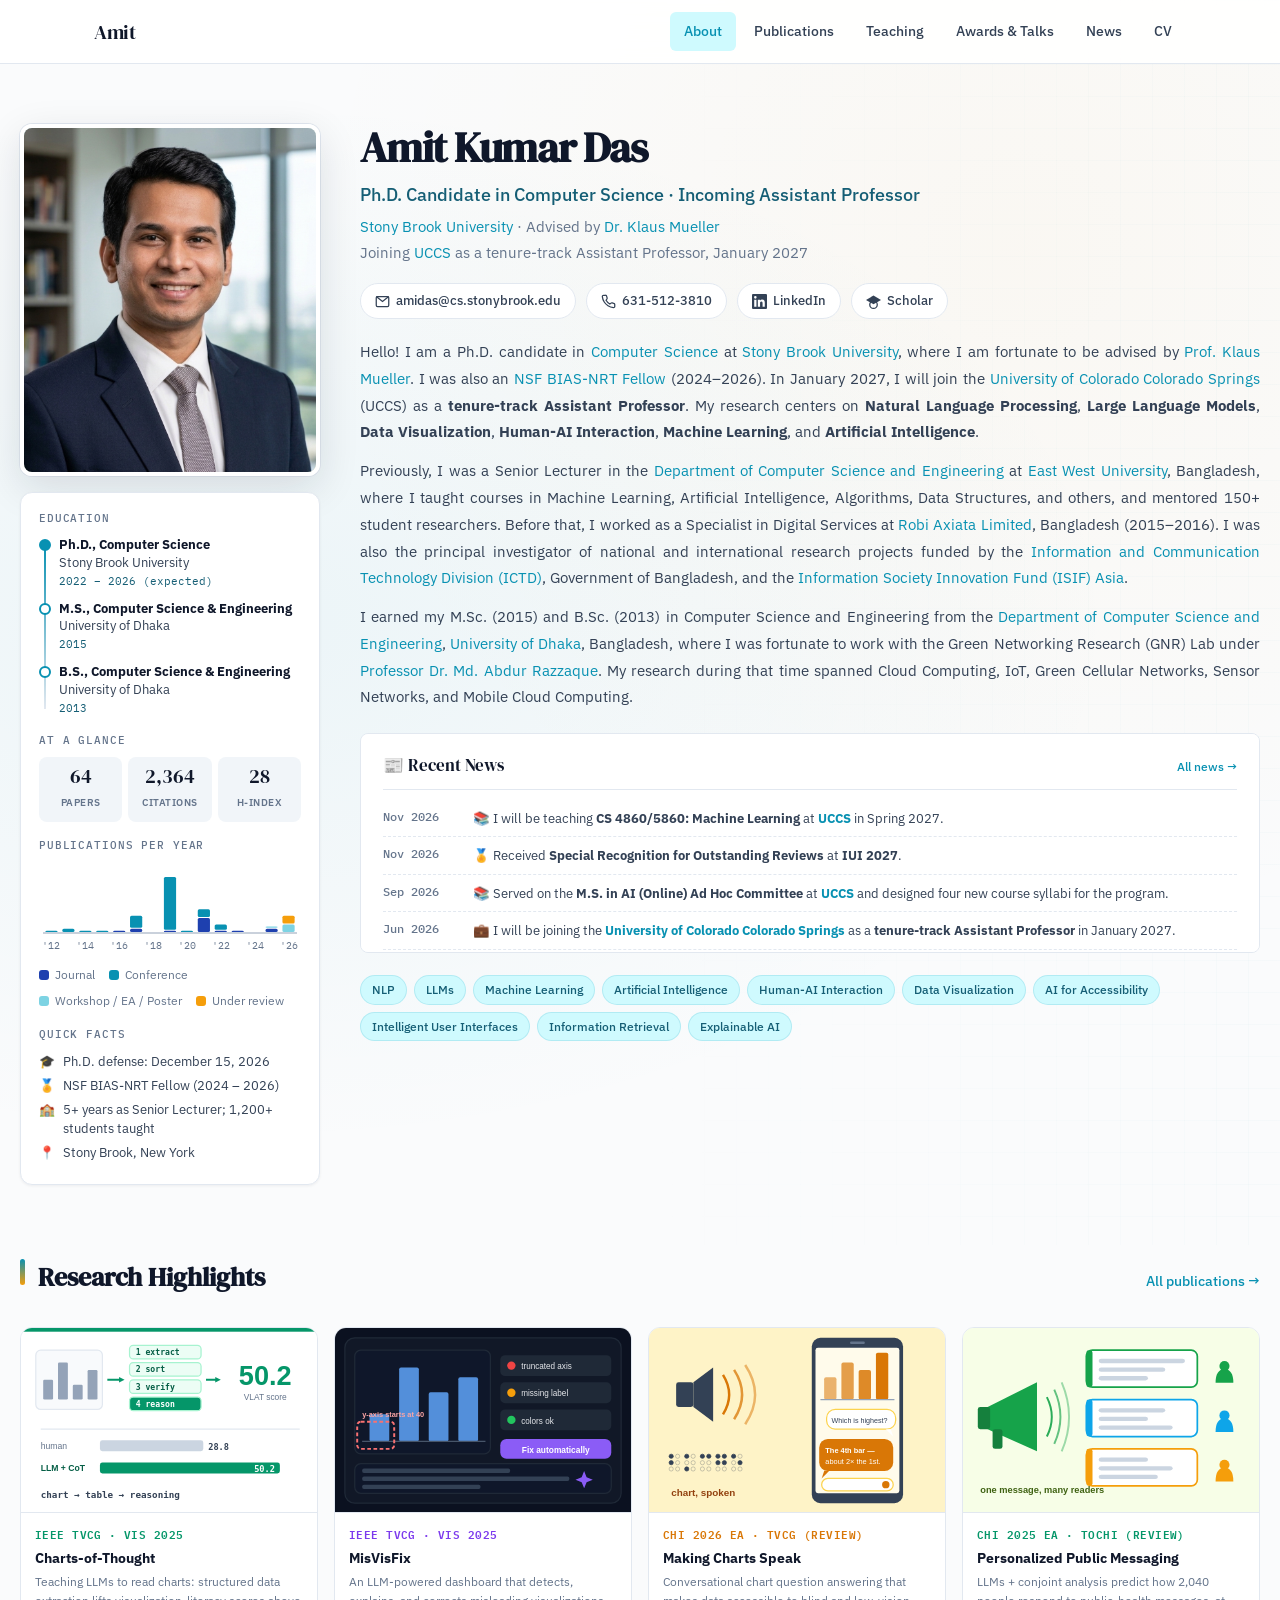
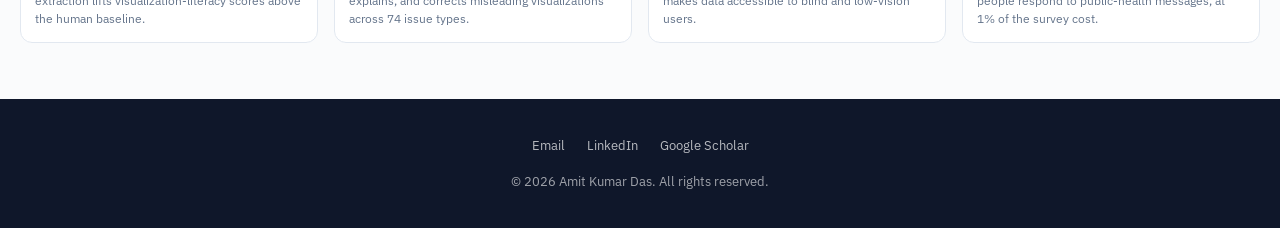
<file: index.html>
<!DOCTYPE html><html lang="en"><head><meta charset="UTF-8"><meta name="viewport" content="width=device-width,initial-scale=1.0"><link rel="stylesheet" href="css/style.css?v=3"><title>Amit Kumar Das — Visualization & Human-Centered AI Researcher</title>
<style>
.home-news-box{background:var(--surface);border:1px solid var(--border);border-radius:var(--radius);padding:18px 22px;margin:22px 0;max-height:220px;overflow-y:auto}
.home-news-box::-webkit-scrollbar{width:6px}
.home-news-box::-webkit-scrollbar-thumb{background:var(--border);border-radius:3px}
.home-news-title{font-family:var(--font-display);font-size:1.05rem;color:var(--dark);margin-bottom:10px;padding-bottom:8px;border-bottom:1px solid var(--border);display:flex;justify-content:space-between;align-items:baseline}
.home-news-title a{font-family:var(--font-body);font-size:.78rem;font-weight:500}
.home-news-item{display:grid;grid-template-columns:80px 1fr;gap:10px;padding:8px 0;font-size:.83rem;line-height:1.55;border-bottom:1px dashed var(--border)}
.home-news-item:last-child{border-bottom:none}
.home-news-item .date{font-family:var(--font-mono);font-size:.72rem;color:var(--text-light);font-weight:500}
.home-news-item span:last-child{text-align:justify}
.hero-tagline,.hero-affil{text-align:justify}
.hl-nlp{color:#0891B2;font-weight:600}
.hl-vis{color:#7C3AED;font-weight:600}
.hl-hci{color:#D97706;font-weight:600}
.hl-llm{color:#059669;font-weight:600}
.hl-ml{color:#DC2626;font-weight:600}
</style>
</head><body>
<nav class="nav"><div class="nav-inner"><a href="index.html" class="nav-brand">Amit</a><ul class="nav-links"><li><a href="index.html">About</a></li><li><a href="publications.html">Publications</a></li><li><a href="teaching.html">Teaching</a></li><li><a href="awards.html">Awards & Talks</a></li><li><a href="news.html">News</a></li><li><a href="cv.html">CV</a></li></ul><button class="nav-toggle" aria-label="Menu"><svg viewBox="0 0 24 24" fill="none" stroke-width="2" stroke-linecap="round"><line x1="3" y1="6" x2="21" y2="6"/><line x1="3" y1="12" x2="21" y2="12"/><line x1="3" y1="18" x2="21" y2="18"/></svg></button></div></nav>

<header class="hero">
<div class="hero-inner">
<aside class="hero-photo fade-in">
<div class="photo-frame"><img src="img/profile.png" alt="Amit Kumar Das"></div>
<div class="profile-card">
<h3>Education</h3>
<ul class="edu-list">
<li class="current"><strong>Ph.D., Computer Science</strong>Stony Brook University<br><span class="yr">2022 – 2026 (expected)</span></li>
<li><strong>M.S., Computer Science &amp; Engineering</strong>University of Dhaka<br><span class="yr">2015</span></li>
<li><strong>B.S., Computer Science &amp; Engineering</strong>University of Dhaka<br><span class="yr">2013</span></li>
</ul>
<h3>At a glance</h3>
<div class="kpi-mini">
<div><b>64</b><span>Papers</span></div>
<div><b>2,364</b><span>Citations</span></div>
<div><b>28</b><span>h-index</span></div>
</div>
<h3>Publications per year</h3>
<div id="home-pub-chart" class="viz-chart" aria-label="Bar chart of publications per year, 2012 to 2026"></div>
<div id="home-pub-legend"></div>
<h3>Quick facts</h3>
<ul class="profile-facts">
<li><span>🎓</span><span>Ph.D. defense: December 15, 2026</span></li>
<li><span>🏅</span><span>NSF BIAS-NRT Fellow (2024 – 2026)</span></li>
<li><span>🏫</span><span>5+ years as Senior Lecturer; 1,200+ students taught</span></li>
<li><span>📍</span><span>Stony Brook, New York</span></li>
</ul>
</div>
</aside>
<div class="hero-content">
<h1 class="fade-in">Amit Kumar Das</h1>
<p class="hero-tagline fade-in d1">Ph.D. Candidate in Computer Science · Incoming Assistant Professor</p>
<p class="hero-affil fade-in d2"><a href="https://www.cs.stonybrook.edu/" target="_blank">Stony Brook University</a> · Advised by <a href="https://www3.cs.stonybrook.edu/~mueller/" target="_blank">Dr. Klaus Mueller</a><br>Joining <a href="https://www.uccs.edu/" target="_blank">UCCS</a> as a tenure-track Assistant Professor, January 2027</p>
<div class="hero-contact fade-in d2">
<a href="mailto:amidas@cs.stonybrook.edu"><svg viewBox="0 0 24 24" fill="none" stroke="currentColor" stroke-width="2"><rect x="2" y="4" width="20" height="16" rx="2"/><path d="M22 4l-10 8L2 4"/></svg>amidas@cs.stonybrook.edu</a>
<a href="tel:631-512-3810"><svg viewBox="0 0 24 24" fill="none" stroke="currentColor" stroke-width="2"><path d="M22 16.92v3a2 2 0 01-2.18 2 19.79 19.79 0 01-8.63-3.07 19.5 19.5 0 01-6-6A19.79 19.79 0 012.12 4.18 2 2 0 014.11 2h3a2 2 0 012 1.72c.13.81.36 1.6.67 2.36a2 2 0 01-.45 2.11L8.09 9.91a16 16 0 006 6l1.72-1.24a2 2 0 012.11-.45c.76.31 1.55.54 2.36.67A2 2 0 0122 16.92z"/></svg>631-512-3810</a>
<a href="https://www.linkedin.com/in/amit-kumar-das-191ba51b/" target="_blank"><svg viewBox="0 0 24 24" fill="currentColor"><path d="M20.45 20.45h-3.55v-5.57c0-1.33-.02-3.04-1.85-3.04-1.85 0-2.14 1.45-2.14 2.94v5.67H9.36V9h3.41v1.56h.05a3.74 3.74 0 013.37-1.85c3.6 0 4.27 2.37 4.27 5.46v6.28zM5.34 7.43a2.06 2.06 0 110-4.12 2.06 2.06 0 010 4.12zM7.12 20.45H3.56V9h3.56v11.45zM22.22 0H1.77A1.75 1.75 0 000 1.73v20.54A1.75 1.75 0 001.77 24h20.45A1.76 1.76 0 0024 22.27V1.73A1.76 1.76 0 0022.22 0z"/></svg>LinkedIn</a>
<a href="https://scholar.google.com/citations?user=yXXXbR4AAAAJ&hl=en" target="_blank"><svg viewBox="0 0 24 24" fill="currentColor"><path d="M12 24a7 7 0 110-14 7 7 0 010 14zm0-2a5 5 0 100-10 5 5 0 000 10z"/><path d="M0 9.5l12-7 12 7-12 7z"/></svg>Scholar</a>
</div>

<!-- BIO -->
<div class="hero-bio fade-in d3">
<p>Hello! I am a Ph.D. candidate in <a href="https://www.cs.stonybrook.edu/" target="_blank">Computer Science</a> at <a href="https://www.stonybrook.edu/" target="_blank">Stony Brook University</a>, where I am fortunate to be advised by <a href="https://www3.cs.stonybrook.edu/~mueller/" target="_blank">Prof. Klaus Mueller</a>. I was also an <a href="https://www.stonybrook.edu/commcms/bias-nrt/" target="_blank">NSF BIAS-NRT Fellow</a> (2024–2026). In January 2027, I will join the <a href="https://www.uccs.edu/" target="_blank">University of Colorado Colorado Springs</a> (UCCS) as a <strong>tenure-track Assistant Professor</strong>. My research centers on <strong>Natural Language Processing</strong>, <strong>Large Language Models</strong>, <strong>Data Visualization</strong>, <strong>Human-AI Interaction</strong>, <strong>Machine Learning</strong>, and <strong>Artificial Intelligence</strong>.</p>
<p>Previously, I was a Senior Lecturer in the <a href="https://www.ewubd.edu/" target="_blank">Department of Computer Science and Engineering</a> at <a href="https://www.ewubd.edu/" target="_blank">East West University</a>, Bangladesh, where I taught courses in Machine Learning, Artificial Intelligence, Algorithms, Data Structures, and others, and mentored 150+ student researchers. Before that, I worked as a Specialist in Digital Services at <a href="https://www.robi.com.bd/en" target="_blank">Robi Axiata Limited</a>, Bangladesh (2015–2016). I was also the principal investigator of national and international research projects funded by the <a href="https://ictd.gov.bd/" target="_blank">Information and Communication Technology Division (ICTD)</a>, Government of Bangladesh, and the <a href="https://apnic.foundation/projects/isif-asia/" target="_blank">Information Society Innovation Fund (ISIF) Asia</a>.</p>
<p>I earned my M.Sc. (2015) and B.Sc. (2013) in Computer Science and Engineering from the <a href="https://www.du.ac.bd/body/CSE" target="_blank">Department of Computer Science and Engineering</a>, <a href="https://www.du.ac.bd/" target="_blank">University of Dhaka</a>, Bangladesh, where I was fortunate to work with the Green Networking Research (GNR) Lab under <a href="https://www.du.ac.bd/faculty/faculty_details/CSE/1768#" target="_blank">Professor Dr. Md. Abdur Razzaque</a>. My research during that time spanned Cloud Computing, IoT, Green Cellular Networks, Sensor Networks, and Mobile Cloud Computing.</p>
</div>

<!-- RECENT NEWS -->
<div class="home-news-box fade-in d3">
<div class="home-news-title"><span>📰 Recent News</span><a href="news.html">All news →</a></div>
<div class="home-news-item"><span class="date">Nov 2026</span><span>📚 I will be teaching <strong>CS 4860/5860: Machine Learning</strong> at <a href="https://www.uccs.edu/" target="_blank"><strong>UCCS</strong></a> in Spring 2027.</span></div>
<div class="home-news-item"><span class="date">Nov 2026</span><span>🏅 Received <strong>Special Recognition for Outstanding Reviews</strong> at <strong>IUI 2027</strong>.</span></div>
<div class="home-news-item"><span class="date">Sep 2026</span><span>📚 Served on the <strong>M.S. in AI (Online) Ad Hoc Committee</strong> at <a href="https://www.uccs.edu/" target="_blank"><strong>UCCS</strong></a> and designed four new course syllabi for the program.</span></div>
<div class="home-news-item"><span class="date">Jun 2026</span><span>💼 I will be joining the <a href="https://www.uccs.edu/" target="_blank"><strong>University of Colorado Colorado Springs</strong></a> as a <strong>tenure-track Assistant Professor</strong> in January 2027.</span></div>
<div class="home-news-item"><span class="date">May 2026</span><span>🎓 Passed the <strong>Ph.D. Preliminary Examination</strong>, CS Department, Stony Brook University.</span></div>
<div class="home-news-item"><span class="date">Apr 2026</span><span>📄 Paper <strong style="color:#10B981;">ACCEPTED</strong> at <a href="https://www.eurova.org/eurova-2026" target="_blank" style="color:#7C3AED;"><strong>EuroVA 2026</strong></a> (EuroVis Workshop on Visual Analytics): "Interpreting Latent Variables in Causal DAGs: A Study of Non-Expert Understanding."</span></div>
<div class="home-news-item"><span class="date">Apr 2026</span><span>📄 Paper <strong style="color:#10B981;">ACCEPTED</strong> as a poster at <a href="https://eurovis.org.uk/" target="_blank" style="color:#7C3AED;"><strong>EuroVis 2026</strong></a>: "What Catches the Eye? A Conjoint Study of Infographic Design Preferences."</span></div>
<div class="home-news-item"><span class="date">Apr 2026</span><span>🎤 Attending the <a href="https://metroconnections.swoogo.com/innocencenetwork-conference-2026/welcome" target="_blank"><strong>Innocence Network Conference 2026</strong></a>, Chicago, Illinois — AI, Innocence Intake, and scaling justice with AI.</span></div>
<div class="home-news-item"><span class="date">Feb 2026</span><span>📄 Two papers <strong style="color:#10B981;">ACCEPTED</strong> at <a href="https://chi2026.acm.org/" target="_blank" style="color:#7C3AED;"><strong>CHI 2026 Extended Abstracts</strong></a>: "Making Charts Speak" and "Every Persona Has Its Palette."</span></div>
<div class="home-news-item"><span class="date">Jan 2026</span><span>🏅 Received <strong>Special Recognition for Outstanding Reviews</strong> at <strong>CHI 2026</strong>.</span></div>
<div class="home-news-item"><span class="date">Dec 2025</span><span>🏅 Received <strong>Special Recognition for Outstanding Reviews</strong> at <strong>IUI 2026</strong>.</span></div>
<div class="home-news-item"><span class="date">Dec 2025</span><span>🎤 Delivered a guest lecture on <strong>MisVisFix</strong> at <a href="https://www.oldwestbury.edu/" target="_blank"><strong>SUNY Old Westbury</strong></a>.</span></div>
<div class="home-news-item"><span class="date">Nov 2025</span><span>🎤 Presented <a href="https://ieeexplore.ieee.org/document/11269882" target="_blank"><strong>"Charts-of-Thought"</strong></a> at <strong>IEEE VIS 2025</strong>, Vienna, Austria.</span></div>
<div class="home-news-item"><span class="date">Nov 2025</span><span>🎤 Presented <a href="https://ieeexplore.ieee.org/document/11269882" target="_blank"><strong>"MisVisFix"</strong></a> at <strong>IEEE VIS 2025</strong>, Vienna, Austria.</span></div>
<div class="home-news-item"><span class="date">Jul 2025</span><span>🏆 Two papers <strong style="color:#10B981;">ACCEPTED</strong> at <a href="https://ieeevis.org/year/2025/welcome" target="_blank" style="color:#7C3AED;"><strong>IEEE VIS 2025</strong></a> (23% acceptance rate): <a href="https://arxiv.org/abs/2508.04842" target="_blank">Charts-of-Thought</a> and <a href="https://arxiv.org/abs/2508.04679" target="_blank">MisVisFix</a>.</span></div>
<div class="home-news-item"><span class="date">Apr 2025</span><span>🎤 Presented <a href="https://dl.acm.org/doi/10.1145/3706599.3720018" target="_blank"><strong>"Leveraging LLMs for Personalized Public Messaging"</strong></a> at <strong>CHI 2025</strong>, Yokohama, Japan.</span></div>
<div class="home-news-item"><span class="date">Feb 2025</span><span>📄 Paper <strong style="color:#10B981;">ACCEPTED</strong> at <a href="https://doi.org/10.1145/3706599.3720018" target="_blank" style="color:#7C3AED;"><strong>CHI 2025 Extended Abstracts</strong></a>: "Leveraging LLMs for Personalized Public Messaging."</span></div>
<div class="home-news-item"><span class="date">Aug 2024</span><span>🎓 Awarded the <strong>NSF BIAS-NRT Research Traineeship Fellowship</strong>.</span></div>
<div class="home-news-item"><span class="date">Jul 2024</span><span>🎉 Passed RPE — officially a <strong>Ph.D. Candidate</strong>, CS Department, Stony Brook University.</span></div>
</div>

<div class="research-tags fade-in d4">
<span class="tag">NLP</span><span class="tag">LLMs</span><span class="tag">Machine Learning</span><span class="tag">Artificial Intelligence</span><span class="tag">Human-AI Interaction</span><span class="tag">Data Visualization</span><span class="tag">AI for Accessibility</span><span class="tag">Intelligent User Interfaces</span><span class="tag">Information Retrieval</span><span class="tag">Explainable AI</span>
</div>
</div></div></header>

<section class="highlights">
<div class="section-header"><h2 class="section-title">Research Highlights</h2><a href="publications.html" class="section-link">All publications →</a></div>
<div class="hl-grid">
<a class="hl-card fade-in" style="--hc:#059669" href="https://arxiv.org/abs/2508.04842" target="_blank"><img src="img/pubs/charts-of-thought-enhancing-llm-visualization-li.svg" alt="Illustration of Charts-of-Thought: chart to table to reasoning, with VLAT scores" loading="lazy"><div><span class="hl-venue">IEEE TVCG · VIS 2025</span><h4>Charts-of-Thought</h4><p>Teaching LLMs to read charts: structured data extraction lifts visualization-literacy scores above the human baseline.</p></div></a>
<a class="hl-card fade-in d1" style="--hc:#7C3AED" href="https://arxiv.org/abs/2508.04679" target="_blank"><img src="img/pubs/misvisfix-an-interactive-dashboard-for-detecting.svg" alt="Illustration of MisVisFix: a truncated-axis chart flagged and corrected" loading="lazy"><div><span class="hl-venue">IEEE TVCG · VIS 2025</span><h4>MisVisFix</h4><p>An LLM-powered dashboard that detects, explains, and corrects misleading visualizations across 74 issue types.</p></div></a>
<a class="hl-card fade-in d2" style="--hc:#D97706" href="https://dl.acm.org/doi/10.1145/3772363.3799030" target="_blank"><img src="img/pubs/making-charts-speak-llm-based-conversational-cha.svg" alt="Illustration of conversational chart question answering for blind and low-vision users" loading="lazy"><div><span class="hl-venue">CHI 2026 EA · TVCG (review)</span><h4>Making Charts Speak</h4><p>Conversational chart question answering that makes data accessible to blind and low-vision users.</p></div></a>
<a class="hl-card fade-in d3" style="--hc:#059669" href="https://doi.org/10.1145/3706599.3720018" target="_blank"><img src="img/pubs/leveraging-large-language-models-for-personalize.svg" alt="Illustration of a persona-by-message preference matrix" loading="lazy"><div><span class="hl-venue">CHI 2025 EA · TOCHI (review)</span><h4>Personalized Public Messaging</h4><p>LLMs + conjoint analysis predict how 2,040 people respond to public-health messages, at 1% of the survey cost.</p></div></a>
</div>
</section>

<footer class="footer"><div class="footer-inner"><ul class="footer-links"><li><a href="mailto:amidas@cs.stonybrook.edu">Email</a></li><li><a href="https://www.linkedin.com/in/amit-kumar-das-191ba51b/" target="_blank">LinkedIn</a></li><li><a href="https://scholar.google.com/citations?user=yXXXbR4AAAAJ&hl=en" target="_blank">Google Scholar</a></li></ul><p>&copy; 2026 Amit Kumar Das. All rights reserved.</p></div></footer>
<script src="js/main.js"></script>
<script src="js/viz.js"></script>
<script>
// Publications per year (keep in sync with publications.html when adding papers)
const PUBS_BY_YEAR = {
  2012:{conference:1}, 2013:{conference:2}, 2014:{conference:1}, 2015:{conference:1}, 2016:{journal:1},
  2017:{journal:2,conference:6}, 2019:{journal:1,conference:25}, 2020:{conference:1},
  2021:{journal:7,conference:4}, 2022:{journal:1,conference:3}, 2023:{journal:1},
  2025:{journal:2,workshop:1}, 2026:{workshop:4,'under-review':4}
};
const years = []; for (let y = 2012; y <= 2026; y++) years.push(y);
VZ.stackedYears(document.getElementById('home-pub-chart'), {
  years, series: VZ.TYPE, data: PUBS_BY_YEAR, height: 92, compact: true,
  label: 'Publications per year', onClick: y => { location.href = 'publications.html#year=' + y; }
});
VZ.legend(document.getElementById('home-pub-legend'), VZ.TYPE);
</script>
</body></html>
</file>
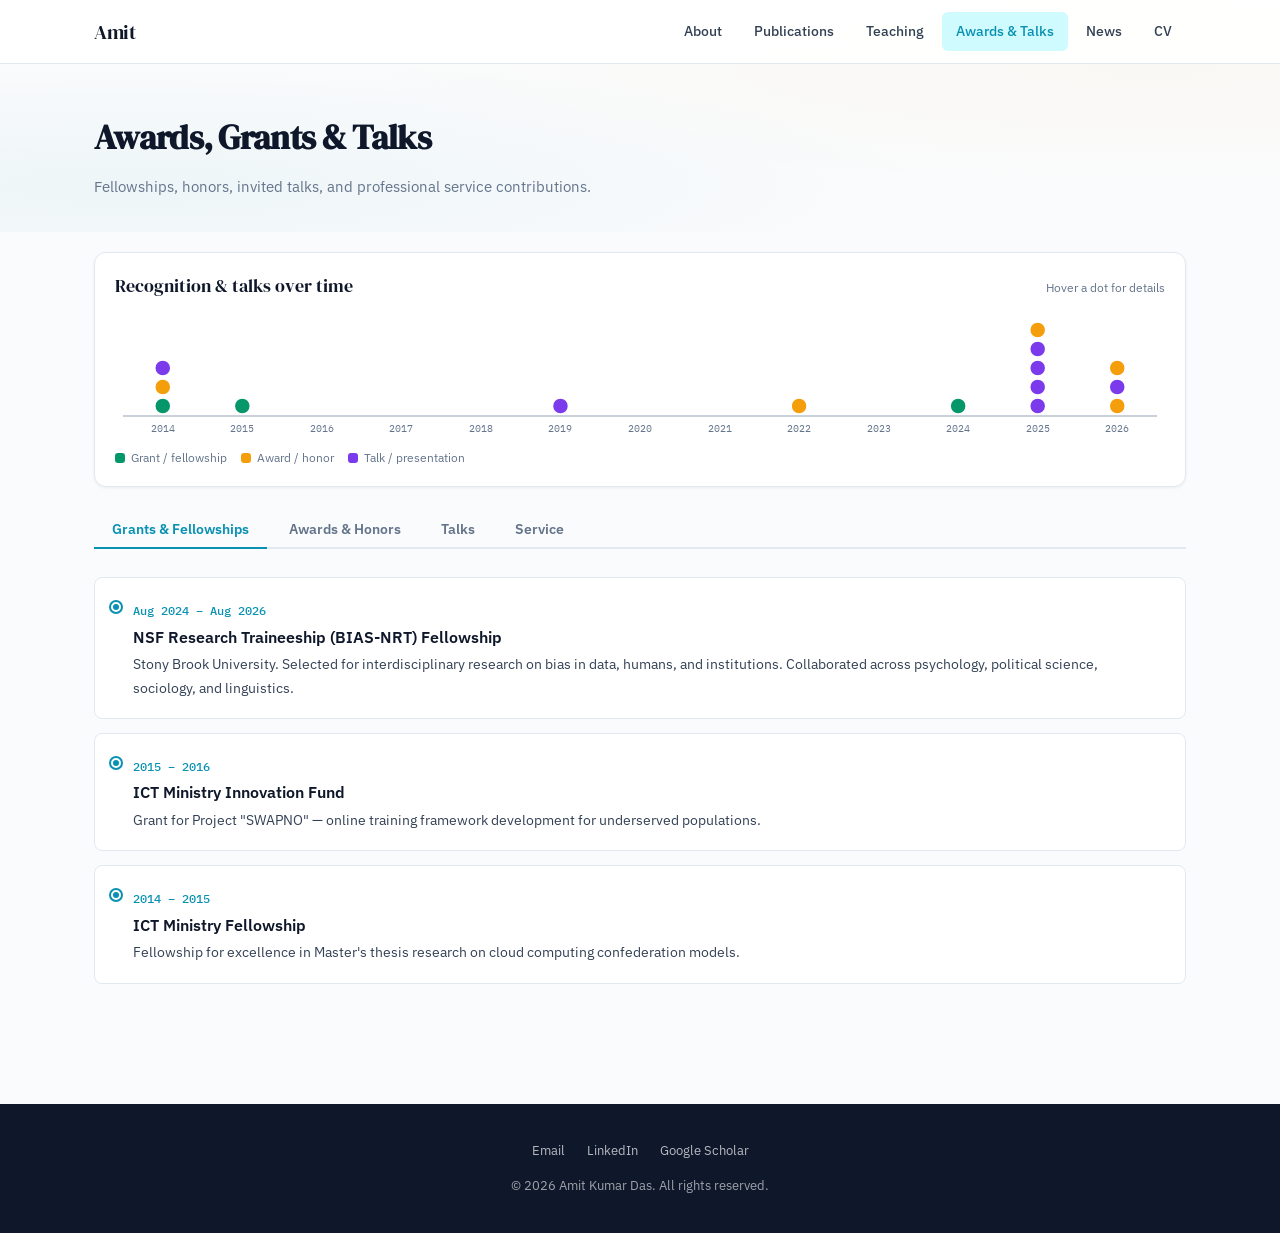
<file: awards.html>
<!DOCTYPE html><html lang="en"><head><meta charset="UTF-8"><meta name="viewport" content="width=device-width,initial-scale=1.0"><link rel="stylesheet" href="css/style.css?v=3"><title>Awards, Grants & Talks — Amit Kumar Das</title></head><body>
<nav class="nav"><div class="nav-inner"><a href="index.html" class="nav-brand">Amit</a><ul class="nav-links"><li><a href="index.html">About</a></li><li><a href="publications.html">Publications</a></li><li><a href="teaching.html">Teaching</a></li><li><a href="awards.html">Awards & Talks</a></li><li><a href="news.html">News</a></li><li><a href="cv.html">CV</a></li></ul><button class="nav-toggle" aria-label="Menu"><svg viewBox="0 0 24 24" fill="none" stroke-width="2" stroke-linecap="round"><line x1="3" y1="6" x2="21" y2="6"/><line x1="3" y1="12" x2="21" y2="12"/><line x1="3" y1="18" x2="21" y2="18"/></svg></button></div></nav>

<header class="page-header"><div class="page-header-inner"><h1 class="fade-in">Awards, Grants & Talks</h1><p class="fade-in d1">Fellowships, honors, invited talks, and professional service contributions.</p></div></header>

<section class="section" style="padding-top:20px;">
<div class="viz-panel fade-in d1">
<div class="viz-panel-head"><h2 class="viz-title">Recognition &amp; talks over time</h2><span class="viz-sub">Hover a dot for details</span></div>
<div id="awards-timeline" class="viz-chart" aria-label="Timeline of grants, awards, and talks by year"></div>
<div id="awards-legend"></div>
</div>
<div class="sub-tabs fade-in">
<button class="sub-tab active" data-tab="tab-grants">Grants & Fellowships</button>
<button class="sub-tab" data-tab="tab-awards">Awards & Honors</button>
<button class="sub-tab" data-tab="tab-talks">Talks</button>
<button class="sub-tab" data-tab="tab-service">Service</button>
</div>

<!-- Grants -->
<div class="tab-content active" id="tab-grants">
<div class="timeline-card fade-in">
<span class="timeline-year">Aug 2024 – Aug 2026</span>
<h4 class="timeline-title">NSF Research Traineeship (BIAS-NRT) Fellowship</h4>
<p class="timeline-desc">Stony Brook University. Selected for interdisciplinary research on bias in data, humans, and institutions. Collaborated across psychology, political science, sociology, and linguistics.</p>
</div>
<div class="timeline-card fade-in d1">
<span class="timeline-year">2015 – 2016</span>
<h4 class="timeline-title">ICT Ministry Innovation Fund</h4>
<p class="timeline-desc">Grant for Project "SWAPNO" — online training framework development for underserved populations.</p>
</div>
<div class="timeline-card fade-in d2">
<span class="timeline-year">2014 – 2015</span>
<h4 class="timeline-title">ICT Ministry Fellowship</h4>
<p class="timeline-desc">Fellowship for excellence in Master's thesis research on cloud computing confederation models.</p>
</div>
</div>

<!-- Awards -->
<div class="tab-content" id="tab-awards">
<div class="timeline-card">
<span class="timeline-year">2026</span>
<h4 class="timeline-title">🏅 Special Recognition for Outstanding Reviews — IUI 2027</h4>
<p class="timeline-desc">Received recognition for outstanding review quality at IUI 2027 (ACM Conference on Intelligent User Interfaces).</p>
</div>
<div class="timeline-card">
<span class="timeline-year">2026</span>
<h4 class="timeline-title">🏅 Special Recognition for Outstanding Reviews — CHI 2026</h4>
<p class="timeline-desc">Received recognition for outstanding review quality at CHI 2026 (ACM Conference on Human Factors in Computing Systems).</p>
</div>
<div class="timeline-card">
<span class="timeline-year">2026</span>
<h4 class="timeline-title">🏅 Special Recognition for Outstanding Reviews — IUI 2026</h4>
<p class="timeline-desc">Received recognition for outstanding review quality at IUI 2026 (ACM Conference on Intelligent User Interfaces).</p>
</div>
<div class="timeline-card">
<span class="timeline-year">2022</span>
<h4 class="timeline-title">🏆 Best Poster Award — Graduate Research Day, Stony Brook University</h4>
<p class="timeline-desc">Best Poster in the Intelligent Systems domain for <a href="https://www3.cs.stonybrook.edu/~grd/GRD-2022/posters-GRD2022/Amit%20Kumar%20Das_Poster_GRD22.pdf" target="_blank">"The Effects of Color and Familiar Visual Context on Chart Comprehension and Memorability"</a> at the <a href="https://www3.cs.stonybrook.edu/~grd/GRD-2022/" target="_blank">CS Department Graduate Research Day 2022</a>.</p>
</div>
<div class="timeline-card">
<span class="timeline-year">2014</span>
<h4 class="timeline-title">🌏 ISIF Asia Award</h4>
<p class="timeline-desc">International award for Project "Shohoj Sonchoy — Easy Savings" — financial technology solutions advancing digital inclusion in Asia-Pacific.</p>
</div>
<div class="timeline-card">
<span class="timeline-year">Stony Brook</span>
<h4 class="timeline-title">🎓 Best TA Award — Stony Brook University</h4>
<p class="timeline-desc">Recognized for excellence in teaching and student support.</p>
</div>
<div class="timeline-card">
<span class="timeline-year">Multiple Years</span>
<h4 class="timeline-title">🏅 Best Teaching Faculty Award — East West University</h4>
<p class="timeline-desc">Awarded multiple times with student evaluations averaging 4.7–5.0 / 5.0.</p>
</div>
</div>

<!-- Talks -->
<div class="tab-content" id="tab-talks">
<div class="timeline-card">
<span class="timeline-year">Apr 2026</span>
<h4 class="timeline-title">Innocence Network Conference 2026 — Chicago, Illinois</h4>
<p class="timeline-desc">Attended the <a href="https://metroconnections.swoogo.com/innocencenetwork-conference-2026/welcome" target="_blank">Innocence Network Conference</a> (April 10–11, 2026), participating in sessions on AI, Innocence Intake, and "Scaling Justice with AI: New Tools, New Capacity, New Possibilities." Funded by <a href="https://www.stonybrook.edu/commcms/bias-nrt/" target="_blank">NSF BIAS-NRT</a>.</p>
</div>

<div class="timeline-card">
<span class="timeline-year">Dec 2025</span>
<h4 class="timeline-title">Guest Lecture — SUNY Old Westbury</h4>
<p class="timeline-desc">Delivered a guest lecture on "MisVisFix: Detecting, Explaining, and Correcting Misleading Visualizations using LLMs" at <a href="https://www.oldwestbury.edu/" target="_blank">SUNY Old Westbury</a>, New York.</p>
</div>

<div class="timeline-card">
<span class="timeline-year">2025</span>
<h4 class="timeline-title">IEEE VIS 2025 — Paper Presentation</h4>
<p class="timeline-desc">Presented "Charts-of-Thought: Enhancing LLM Visualization Literacy Through Structured Data Extraction" at the IEEE Visualization Conference.</p>
</div>

<div class="timeline-card">
<span class="timeline-year">2025</span>
<h4 class="timeline-title">IEEE VIS 2025 — Paper Presentation</h4>
<p class="timeline-desc">Presented "MisVisFix: An Interactive Dashboard for Detecting, Explaining, and Correcting Misleading Visualizations using LLMs" at the IEEE Visualization Conference.</p>
</div>

<div class="timeline-card">
<span class="timeline-year">2025</span>
<h4 class="timeline-title">CHI 2025 — Extended Abstract Presentation</h4>
<p class="timeline-desc">Presented "Leveraging LLMs for Personalized Public Messaging" at CHI 2025 Extended Abstracts.</p>
</div>

<div class="timeline-card">
<span class="timeline-year">2019</span>
<h4 class="timeline-title">ICCCS 2019 — Paper Presentation, Singapore</h4>
<p class="timeline-desc">Presented "Joint Cognition of Both Human and Machine for Predicting Criminal Punishment in Judicial System" at the 4th IEEE International Conference on Computer and Communication Systems, Singapore.</p>
</div>

<div class="timeline-card">
<span class="timeline-year">2014</span>
<h4 class="timeline-title">ICUIMC 2014 — Paper Presentation, Cambodia</h4>
<p class="timeline-desc">Presented "A QoS and Profit-Aware Cloud Confederation Model for IaaS Service Providers" at the 8th International Conference on Ubiquitous Information Management and Communication, Siem Reap, Cambodia.</p>
</div>

</div>

<!-- Service -->
<div class="tab-content" id="tab-service">
<div class="viz-panel" style="max-width:500px;">
<div class="viz-panel-head"><h2 class="viz-title">Peer reviewing</h2><span class="viz-sub">🏅 = outstanding review recognition · hover for details</span></div>
<div id="review-heatmap" class="viz-chart" aria-label="Heatmap of peer reviewing by venue and year"></div>
</div>
<h3 style="font-family:var(--font-display);font-size:1.15rem;color:var(--dark);margin-bottom:16px;">University Service</h3>
<div class="service-grid" style="margin-bottom:28px;">
<div class="service-card" style="grid-column:span 2"><div class="name">M.S. in AI (Online) Ad Hoc Committee</div><div class="years">UCCS · Sep – Nov 2026<br>Designed 4 new course syllabi</div></div>
</div>
<h3 style="font-family:var(--font-display);font-size:1.15rem;color:var(--dark);margin-bottom:16px;">Conference & Journal Reviewing</h3>
<div class="service-grid">
<div class="service-card"><div class="name">CHI</div><div class="years">2025, 2026 🏅, 2027</div></div>
<div class="service-card"><div class="name">IUI</div><div class="years">2025, 2026 🏅, 2027 🏅</div></div>
<div class="service-card"><div class="name">IEEE VIS</div><div class="years">2025, 2026</div></div>
<div class="service-card"><div class="name">IEEE TVCG</div><div class="years">Journal · 2026</div></div>
<div class="service-card"><div class="name">CSCW</div><div class="years">2025, 2026</div></div>
<div class="service-card"><div class="name">IEEE Access</div><div class="years">Journal</div></div>
<div class="service-card"><div class="name">FGCS</div><div class="years">Elsevier</div></div>
<div class="service-card"><div class="name">STI</div><div class="years">Conference</div></div>
</div>
<p style="font-size:.82rem;color:var(--text-light);margin-top:14px;font-style:italic;">🏅 = Received Special Recognition for Outstanding Reviews</p>
<div class="scholar-cta"><span style="font-size:1.1rem;">📝</span>24 verified reviews on <a href="https://www.webofscience.com/wos/author/record/X-9055-2019" target="_blank">Publons / Web of Science</a>.</div>
</div>

</section>
<footer class="footer"><div class="footer-inner"><ul class="footer-links"><li><a href="mailto:amidas@cs.stonybrook.edu">Email</a></li><li><a href="https://www.linkedin.com/in/amit-kumar-das-191ba51b/" target="_blank">LinkedIn</a></li><li><a href="https://scholar.google.com/citations?user=yXXXbR4AAAAJ&hl=en" target="_blank">Google Scholar</a></li></ul><p>&copy; 2026 Amit Kumar Das. All rights reserved.</p></div></footer>
<script src="js/main.js"></script>
<script src="js/viz.js"></script>
<script>
const AW_CATS = {
  grant: { label: 'Grant / fellowship', color: '#059669' },
  award: { label: 'Award / honor', color: '#F59E0B' },
  talk: { label: 'Talk / presentation', color: '#7C3AED' },
};
const AW_EVENTS = [
  [2014, 'grant', 'ICT Ministry Fellowship (2014–2015)'],
  [2014, 'award', 'ISIF Asia Award: "Shohoj Sonchoy — Easy Savings"'],
  [2014, 'talk', 'ICUIMC 2014, Siem Reap, Cambodia'],
  [2015, 'grant', 'ICT Ministry Innovation Fund: Project "SWAPNO" (2015–2016)'],
  [2019, 'talk', 'IEEE ICCCS 2019, Singapore'],
  [2022, 'award', 'Best Poster Award, CS Graduate Research Day, Stony Brook'],
  [2024, 'grant', 'NSF BIAS-NRT Research Traineeship Fellowship'],
  [2025, 'talk', 'CHI 2025, Yokohama: Personalized Public Messaging'],
  [2025, 'talk', 'IEEE VIS 2025, Vienna: Charts-of-Thought'],
  [2025, 'talk', 'IEEE VIS 2025, Vienna: MisVisFix'],
  [2025, 'talk', 'Guest lecture on MisVisFix, SUNY Old Westbury'],
  [2025, 'award', 'Outstanding Review recognition, IUI 2026'],
  [2026, 'award', 'Outstanding Review recognition, CHI 2026'],
  [2026, 'talk', 'Innocence Network Conference 2026, Chicago (NSF BIAS-NRT)'],
  [2026, 'award', 'Outstanding Review recognition, IUI 2027'],
].map(([y, cat, label]) => ({ date: new Date(y, 0, 1), cat, label }));
VZ.dotTimeline(document.getElementById('awards-timeline'), {
  events: AW_EVENTS, cats: AW_CATS, unit: 'year', from: new Date(2014, 0, 1), to: new Date(2026, 0, 1), label: 'Awards and talks timeline'
});
VZ.legend(document.getElementById('awards-legend'), Object.values(AW_CATS));
VZ.heatmap(document.getElementById('review-heatmap'), {
  // Conference columns use the conference year; TVCG uses the calendar year of the reviews.
  rows: ['CHI', 'IUI', 'IEEE VIS', 'IEEE TVCG', 'CSCW'], cols: ['2025', '2026', '2027'], color: '#0891B2',
  cells: {
    'CHI|2025': { v: 1, tip: 'Papers and Case Studies reviewer' },
    'CHI|2026': { v: 2, note: '🏅', tip: 'Papers reviewer · Special Recognition for Outstanding Reviews' },
    'CHI|2027': { v: 1, tip: 'Papers reviewer · 1 paper (Oct 2026)' },
    'IUI|2025': { v: 1, tip: 'Papers reviewer' },
    'IUI|2026': { v: 2, note: '🏅', tip: 'Papers reviewer · Special Recognition for Outstanding Reviews' },
    'IUI|2027': { v: 2, note: '🏅', tip: 'Papers reviewer · 4 papers (Nov 2026) · Special Recognition for Outstanding Reviews' },
    'IEEE VIS|2025': { v: 1, tip: 'Papers reviewer' },
    'IEEE VIS|2026': { v: 1, tip: 'Papers reviewer · 4 papers (Jul 2026)' },
    'IEEE TVCG|2026': { v: 1, tip: 'Journal reviewer · 3 papers (Jan, Jun, Jul 2026)' },
    'CSCW|2025': { v: 1, tip: 'Papers reviewer' },
    'CSCW|2026': { v: 1, tip: 'Papers reviewer' },
  },
  label: 'Reviewing heatmap'
});
</script>
</body></html>
</file>
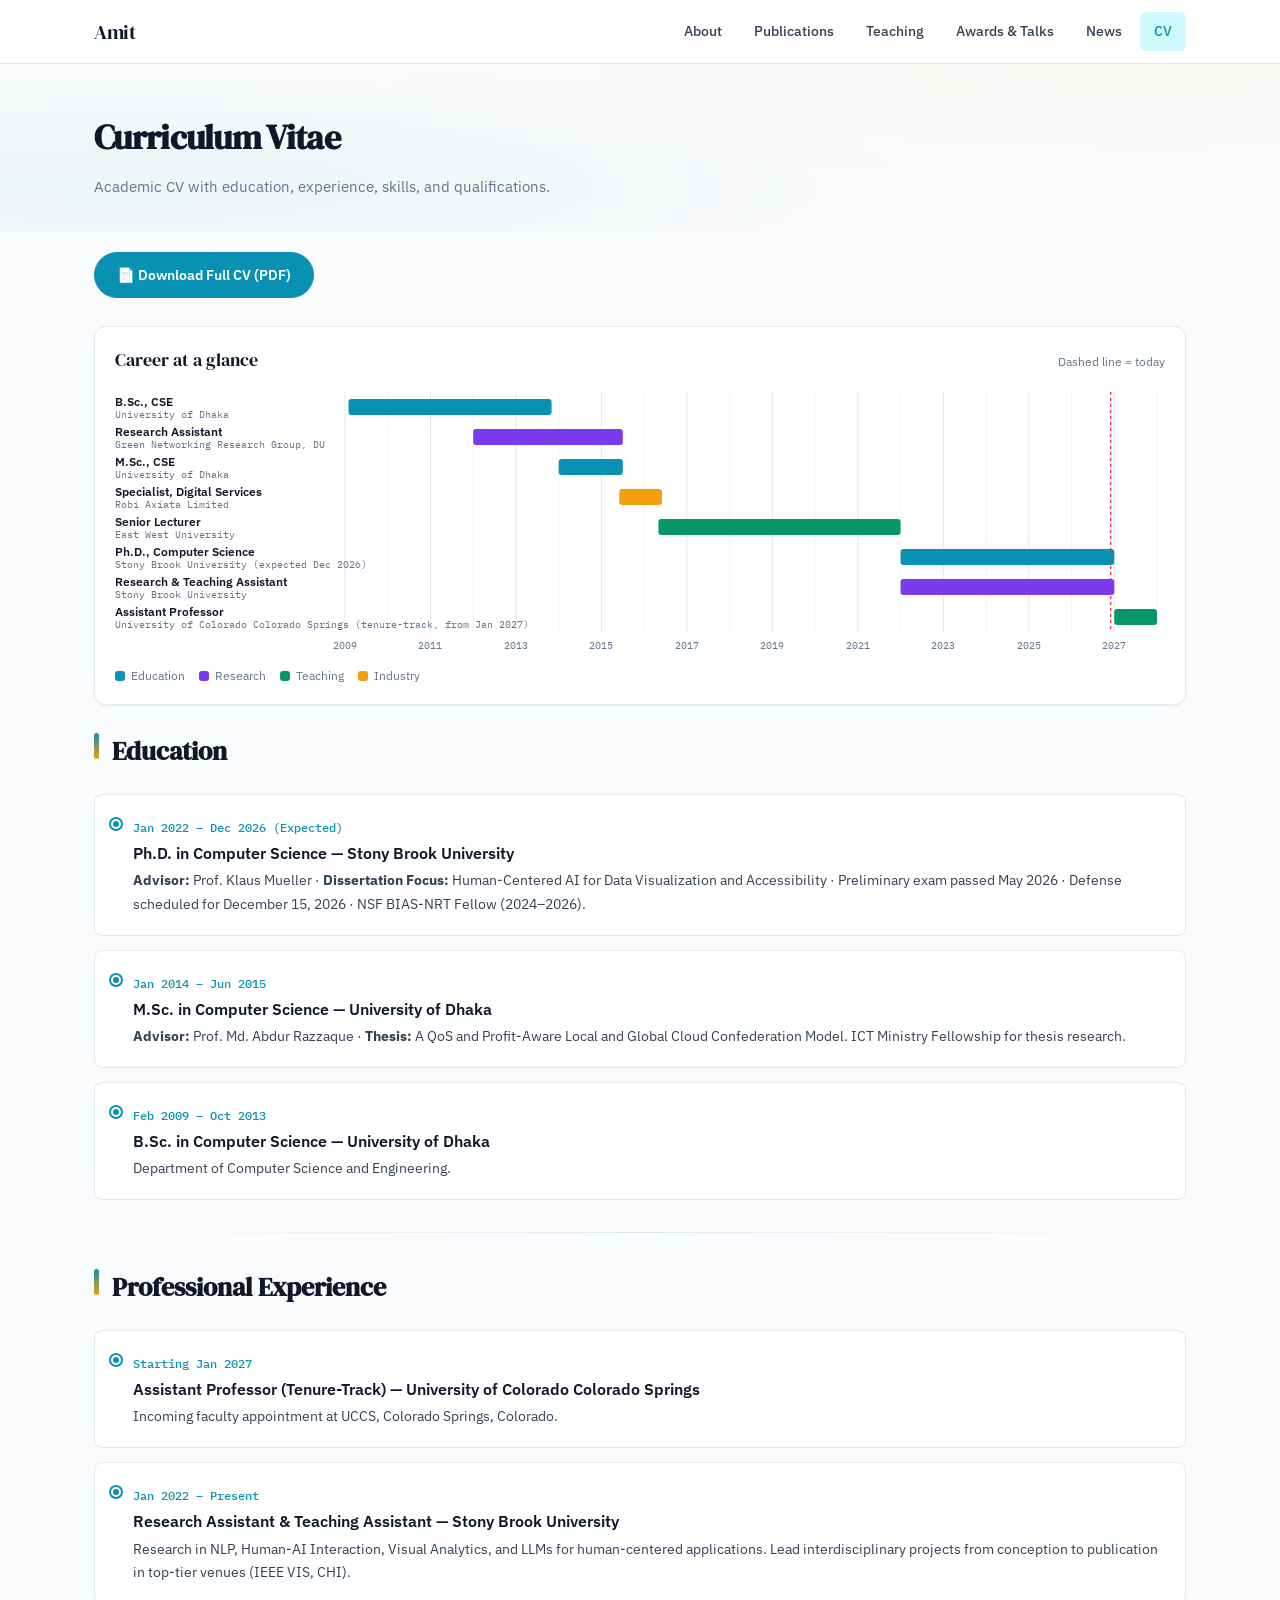
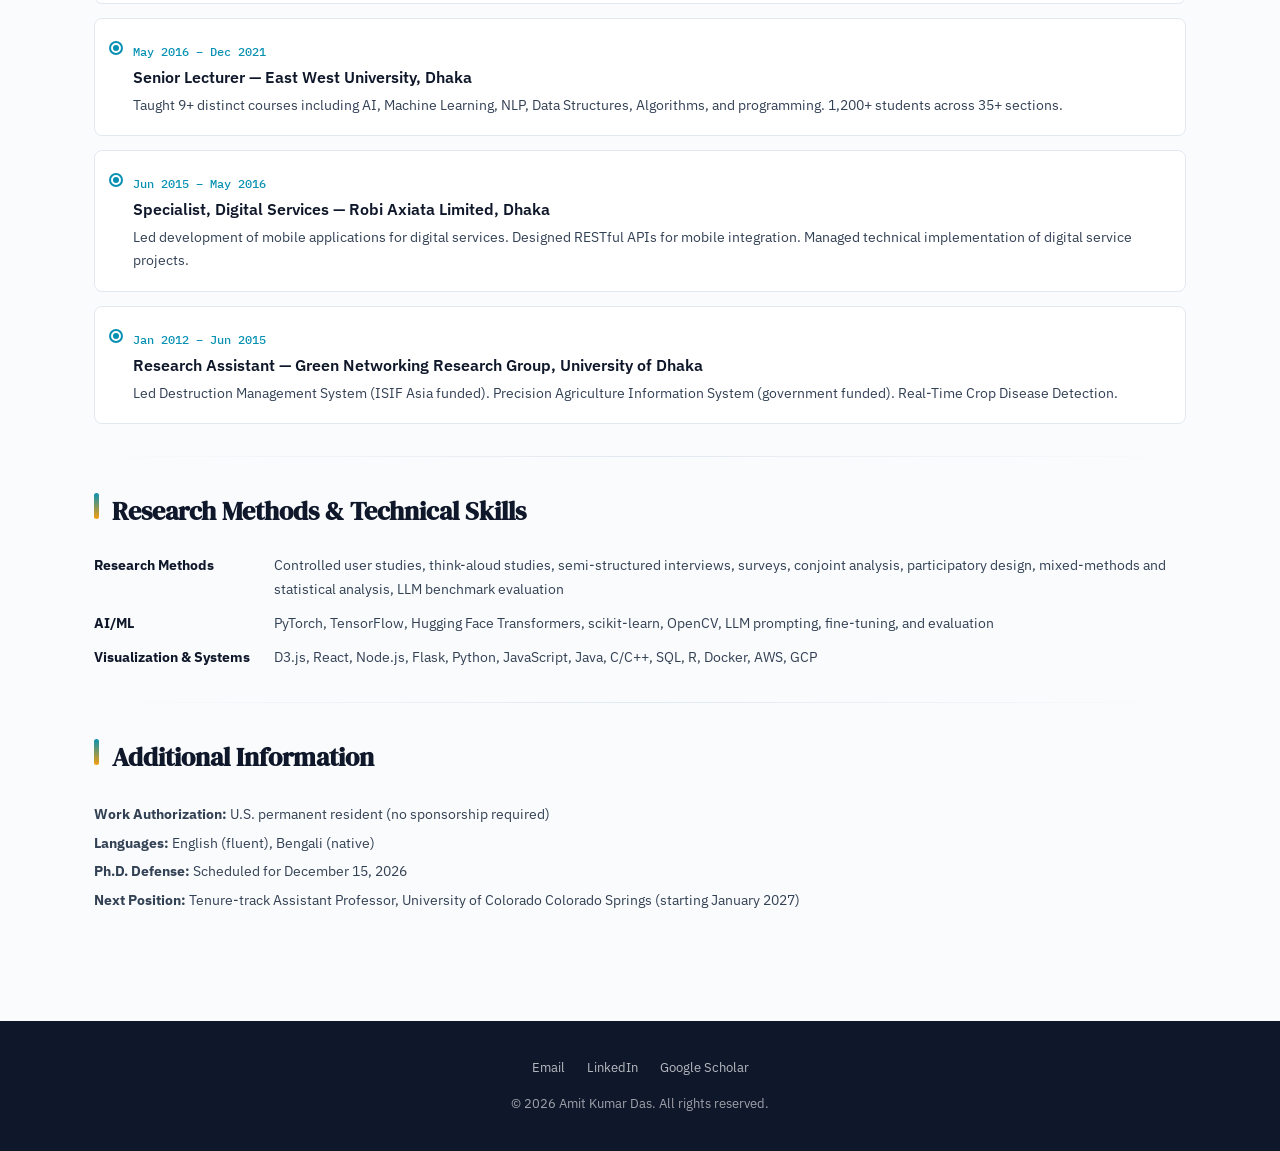
<file: cv.html>
<!DOCTYPE html><html lang="en"><head><meta charset="UTF-8"><meta name="viewport" content="width=device-width,initial-scale=1.0"><link rel="stylesheet" href="css/style.css?v=3"><title>CV — Amit Kumar Das</title></head><body>
<nav class="nav"><div class="nav-inner"><a href="index.html" class="nav-brand">Amit</a><ul class="nav-links"><li><a href="index.html">About</a></li><li><a href="publications.html">Publications</a></li><li><a href="teaching.html">Teaching</a></li><li><a href="awards.html">Awards & Talks</a></li><li><a href="news.html">News</a></li><li><a href="cv.html">CV</a></li></ul><button class="nav-toggle" aria-label="Menu"><svg viewBox="0 0 24 24" fill="none" stroke-width="2" stroke-linecap="round"><line x1="3" y1="6" x2="21" y2="6"/><line x1="3" y1="12" x2="21" y2="12"/><line x1="3" y1="18" x2="21" y2="18"/></svg></button></div></nav>

<header class="page-header"><div class="page-header-inner"><h1 class="fade-in">Curriculum Vitae</h1><p class="fade-in d1">Academic CV with education, experience, skills, and qualifications.</p></div></header>

<section class="section" style="padding-top:20px;">

<div style="margin-bottom:28px;" class="fade-in">
<a href="assets/CV_Amit_Kumar_Das.pdf" target="_blank" class="filter-btn" style="font-size:.9rem;padding:10px 22px;background:var(--accent);color:#fff;border-color:var(--accent);">📄 Download Full CV (PDF)</a>
</div>

<div class="viz-panel fade-in d1">
<div class="viz-panel-head"><h2 class="viz-title">Career at a glance</h2><span class="viz-sub">Dashed line = today</span></div>
<div id="career-gantt" class="viz-chart" aria-label="Gantt chart of education and appointments, 2009 to present"></div>
<div id="career-legend"></div>
</div>

<h2 class="section-title" style="margin-bottom:20px;">Education</h2>

<div class="timeline-card fade-in">
<span class="timeline-year">Jan 2022 – Dec 2026 (Expected)</span>
<h4 class="timeline-title">Ph.D. in Computer Science — Stony Brook University</h4>
<p class="timeline-desc"><strong>Advisor:</strong> Prof. Klaus Mueller · <strong>Dissertation Focus:</strong> Human-Centered AI for Data Visualization and Accessibility · Preliminary exam passed May 2026 · Defense scheduled for December 15, 2026 · NSF BIAS-NRT Fellow (2024–2026).</p>
</div>

<div class="timeline-card fade-in d1">
<span class="timeline-year">Jan 2014 – Jun 2015</span>
<h4 class="timeline-title">M.Sc. in Computer Science — University of Dhaka</h4>
<p class="timeline-desc"><strong>Advisor:</strong> Prof. Md. Abdur Razzaque · <strong>Thesis:</strong> A QoS and Profit-Aware Local and Global Cloud Confederation Model. ICT Ministry Fellowship for thesis research.</p>
</div>

<div class="timeline-card fade-in d2">
<span class="timeline-year">Feb 2009 – Oct 2013</span>
<h4 class="timeline-title">B.Sc. in Computer Science — University of Dhaka</h4>
<p class="timeline-desc">Department of Computer Science and Engineering.</p>
</div>

<hr class="divider" style="margin:32px 0;">

<h2 class="section-title" style="margin-bottom:20px;">Professional Experience</h2>

<div class="timeline-card fade-in">
<span class="timeline-year">Starting Jan 2027</span>
<h4 class="timeline-title">Assistant Professor (Tenure-Track) — University of Colorado Colorado Springs</h4>
<p class="timeline-desc">Incoming faculty appointment at UCCS, Colorado Springs, Colorado.</p>
</div>

<div class="timeline-card fade-in d1">
<span class="timeline-year">Jan 2022 – Present</span>
<h4 class="timeline-title">Research Assistant & Teaching Assistant — Stony Brook University</h4>
<p class="timeline-desc">Research in NLP, Human-AI Interaction, Visual Analytics, and LLMs for human-centered applications. Lead interdisciplinary projects from conception to publication in top-tier venues (IEEE VIS, CHI).</p>
</div>

<div class="timeline-card fade-in d1">
<span class="timeline-year">May 2016 – Dec 2021</span>
<h4 class="timeline-title">Senior Lecturer — East West University, Dhaka</h4>
<p class="timeline-desc">Taught 9+ distinct courses including AI, Machine Learning, NLP, Data Structures, Algorithms, and programming. 1,200+ students across 35+ sections.</p>
</div>

<div class="timeline-card fade-in d2">
<span class="timeline-year">Jun 2015 – May 2016</span>
<h4 class="timeline-title">Specialist, Digital Services — Robi Axiata Limited, Dhaka</h4>
<p class="timeline-desc">Led development of mobile applications for digital services. Designed RESTful APIs for mobile integration. Managed technical implementation of digital service projects.</p>
</div>

<div class="timeline-card fade-in d3">
<span class="timeline-year">Jan 2012 – Jun 2015</span>
<h4 class="timeline-title">Research Assistant — Green Networking Research Group, University of Dhaka</h4>
<p class="timeline-desc">Led Destruction Management System (ISIF Asia funded). Precision Agriculture Information System (government funded). Real-Time Crop Disease Detection.</p>
</div>

<hr class="divider" style="margin:32px 0;">

<h2 class="section-title" style="margin-bottom:20px;">Research Methods & Technical Skills</h2>

<div style="display:grid;grid-template-columns:160px 1fr;gap:10px 20px;font-size:.88rem;" class="fade-in">
<strong style="color:var(--dark);">Research Methods</strong><span>Controlled user studies, think-aloud studies, semi-structured interviews, surveys, conjoint analysis, participatory design, mixed-methods and statistical analysis, LLM benchmark evaluation</span>
<strong style="color:var(--dark);">AI/ML</strong><span>PyTorch, TensorFlow, Hugging Face Transformers, scikit-learn, OpenCV, LLM prompting, fine-tuning, and evaluation</span>
<strong style="color:var(--dark);">Visualization & Systems</strong><span>D3.js, React, Node.js, Flask, Python, JavaScript, Java, C/C++, SQL, R, Docker, AWS, GCP</span>
</div>

<hr class="divider" style="margin:32px 0;">

<h2 class="section-title" style="margin-bottom:20px;">Additional Information</h2>

<div style="font-size:.9rem;line-height:2;" class="fade-in">
<p><strong>Work Authorization:</strong> U.S. permanent resident (no sponsorship required)</p>
<p><strong>Languages:</strong> English (fluent), Bengali (native)</p>
<p><strong>Ph.D. Defense:</strong> Scheduled for December 15, 2026</p>
<p><strong>Next Position:</strong> Tenure-track Assistant Professor, University of Colorado Colorado Springs (starting January 2027)</p>
</div>

</section>
<footer class="footer"><div class="footer-inner"><ul class="footer-links"><li><a href="mailto:amidas@cs.stonybrook.edu">Email</a></li><li><a href="https://www.linkedin.com/in/amit-kumar-das-191ba51b/" target="_blank">LinkedIn</a></li><li><a href="https://scholar.google.com/citations?user=yXXXbR4AAAAJ&hl=en" target="_blank">Google Scholar</a></li></ul><p>&copy; 2026 Amit Kumar Das. All rights reserved.</p></div></footer>
<script src="js/main.js"></script>
<script src="js/viz.js"></script>
<script>
const CAREER_CATS = {
  edu: { label: 'Education', color: '#0891B2' },
  research: { label: 'Research', color: '#7C3AED' },
  teaching: { label: 'Teaching', color: '#059669' },
  industry: { label: 'Industry', color: '#F59E0B' },
};
VZ.gantt(document.getElementById('career-gantt'), {
  cats: CAREER_CATS, from: 2009, to: 2028, label: 'Career timeline',
  rows: [
    { label: 'B.Sc., CSE', sub: 'University of Dhaka', start: '2009-02', end: '2013-10', cat: 'edu' },
    { label: 'Research Assistant', sub: 'Green Networking Research Group, DU', start: '2012-01', end: '2015-06', cat: 'research' },
    { label: 'M.Sc., CSE', sub: 'University of Dhaka', start: '2014-01', end: '2015-06', cat: 'edu' },
    { label: 'Specialist, Digital Services', sub: 'Robi Axiata Limited', start: '2015-06', end: '2016-05', cat: 'industry' },
    { label: 'Senior Lecturer', sub: 'East West University', start: '2016-05', end: '2021-12', cat: 'teaching' },
    { label: 'Ph.D., Computer Science', sub: 'Stony Brook University (expected Dec 2026)', start: '2022-01', end: '2026-12', cat: 'edu' },
    { label: 'Research & Teaching Assistant', sub: 'Stony Brook University', start: '2022-01', end: '2026-12', cat: 'research' },
    { label: 'Assistant Professor', sub: 'University of Colorado Colorado Springs (tenure-track, from Jan 2027)', start: '2027-01', end: '2027-12', cat: 'teaching' },
  ],
});
VZ.legend(document.getElementById('career-legend'), Object.values(CAREER_CATS));
</script>
</body></html>
</file>
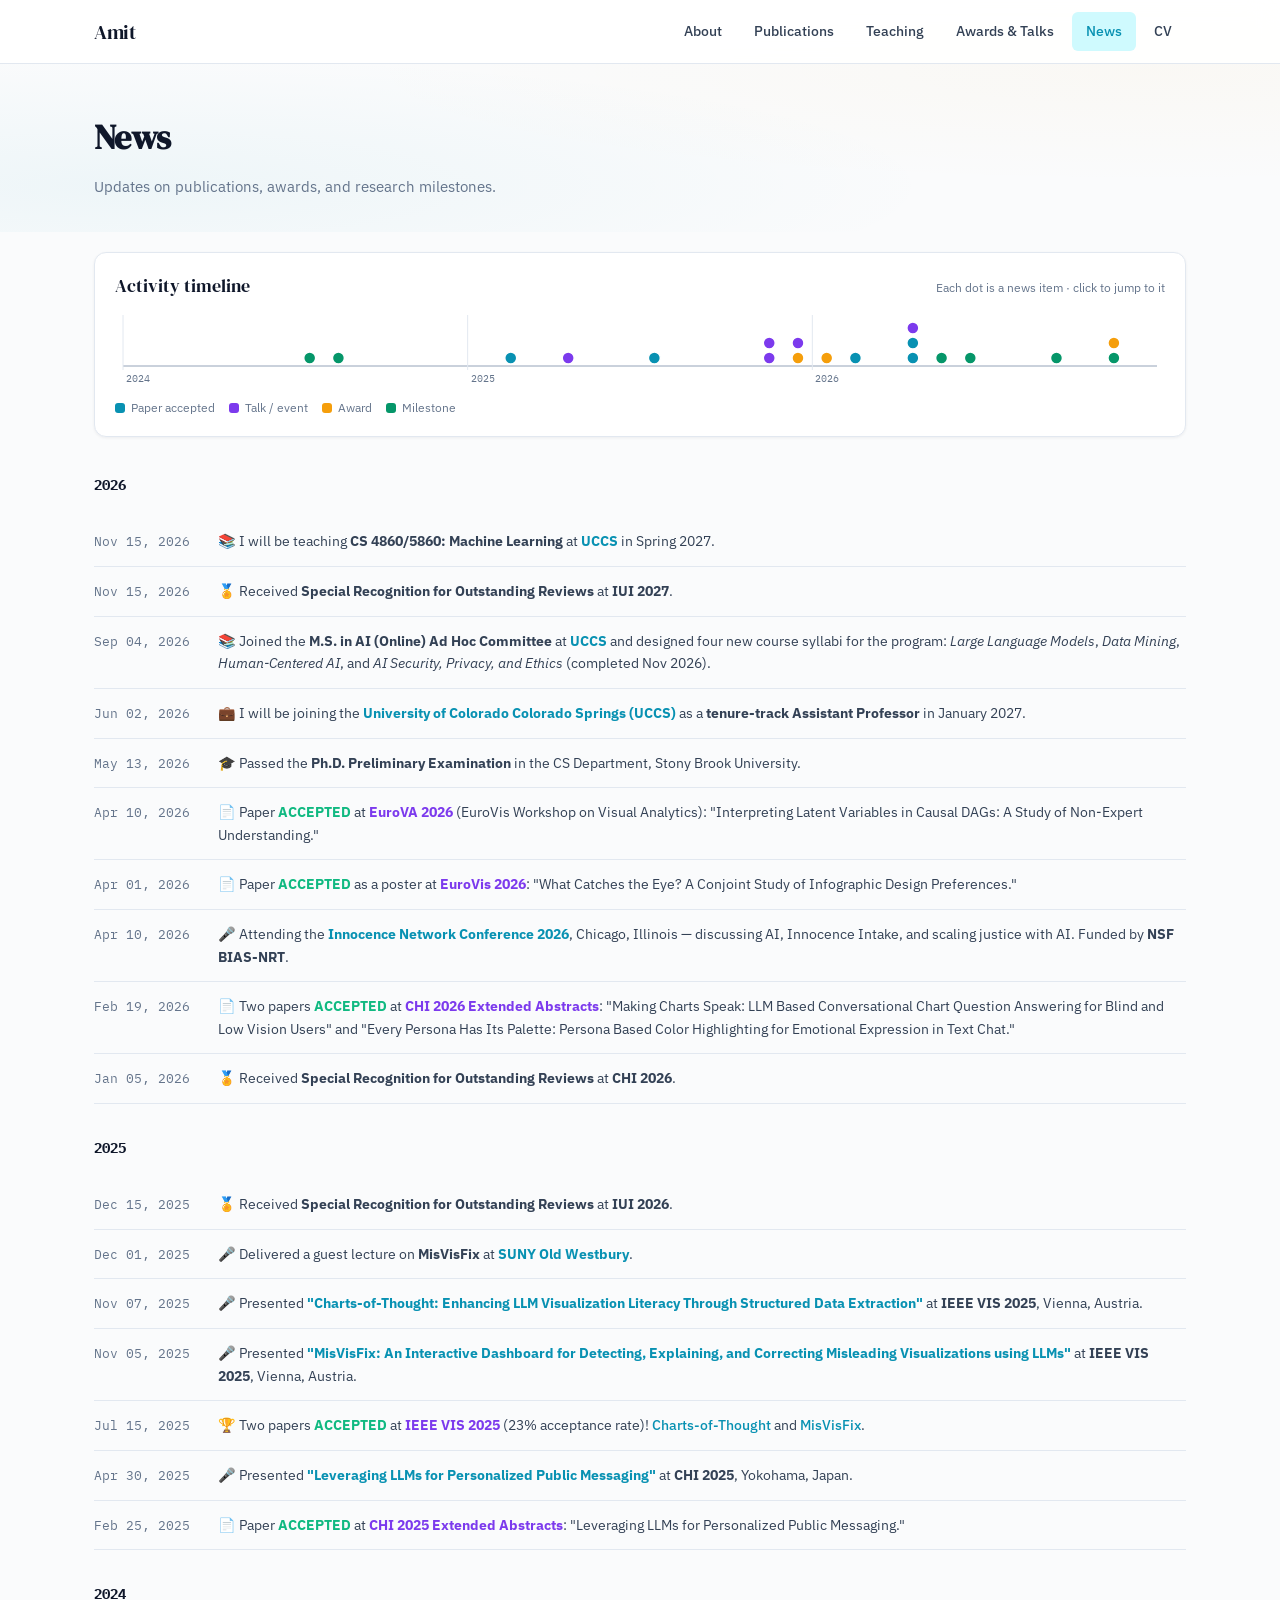
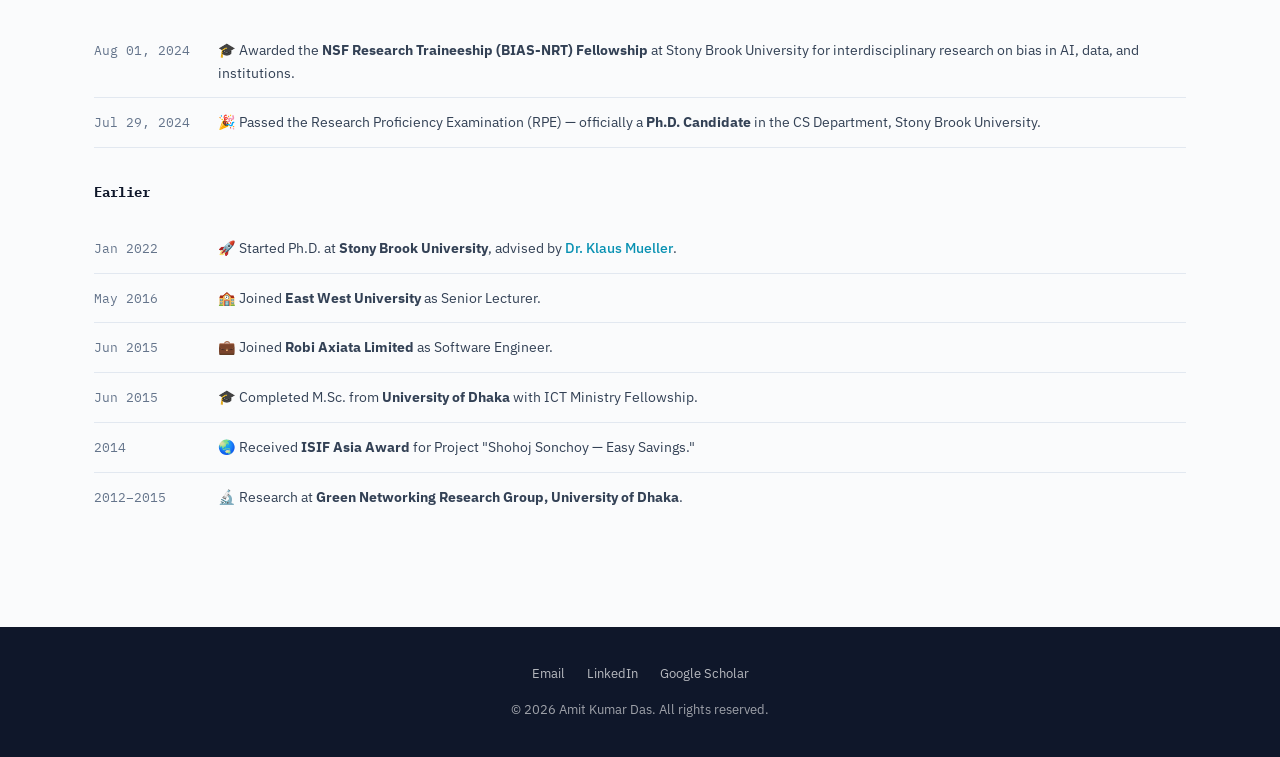
<file: news.html>
<!DOCTYPE html><html lang="en"><head><meta charset="UTF-8"><meta name="viewport" content="width=device-width,initial-scale=1.0"><link rel="stylesheet" href="css/style.css?v=3"><title>News — Amit Kumar Das</title></head><body>
<nav class="nav"><div class="nav-inner"><a href="index.html" class="nav-brand">Amit</a><ul class="nav-links"><li><a href="index.html">About</a></li><li><a href="publications.html">Publications</a></li><li><a href="teaching.html">Teaching</a></li><li><a href="awards.html">Awards & Talks</a></li><li><a href="news.html">News</a></li><li><a href="cv.html">CV</a></li></ul><button class="nav-toggle" aria-label="Menu"><svg viewBox="0 0 24 24" fill="none" stroke-width="2" stroke-linecap="round"><line x1="3" y1="6" x2="21" y2="6"/><line x1="3" y1="12" x2="21" y2="12"/><line x1="3" y1="18" x2="21" y2="18"/></svg></button></div></nav>

<header class="page-header"><div class="page-header-inner"><h1 class="fade-in">News</h1><p class="fade-in d1">Updates on publications, awards, and research milestones.</p></div></header>

<section class="section" style="padding-top:20px;">
<div class="viz-panel fade-in d1">
<div class="viz-panel-head"><h2 class="viz-title">Activity timeline</h2><span class="viz-sub">Each dot is a news item · click to jump to it</span></div>
<div id="news-timeline" class="viz-chart" aria-label="Timeline of news items by month since 2024"></div>
<div id="news-legend"></div>
</div>
<ul class="news-list">

<li class="news-item" style="border-bottom:none;margin-bottom:6px;"><span class="news-date" style="font-weight:700;color:var(--dark);font-size:.88rem;">2026</span><span></span></li>

<li class="news-item fade-in"><span class="news-date">Nov 15, 2026</span><span class="news-text">📚 I will be teaching <strong>CS 4860/5860: Machine Learning</strong> at <a href="https://www.uccs.edu/" target="_blank"><strong>UCCS</strong></a> in Spring 2027.</span></li>

<li class="news-item fade-in"><span class="news-date">Nov 15, 2026</span><span class="news-text">🏅 Received <strong>Special Recognition for Outstanding Reviews</strong> at <strong>IUI 2027</strong>.</span></li>

<li class="news-item fade-in"><span class="news-date">Sep 04, 2026</span><span class="news-text">📚 Joined the <strong>M.S. in AI (Online) Ad Hoc Committee</strong> at <a href="https://www.uccs.edu/" target="_blank"><strong>UCCS</strong></a> and designed four new course syllabi for the program: <em>Large Language Models</em>, <em>Data Mining</em>, <em>Human-Centered AI</em>, and <em>AI Security, Privacy, and Ethics</em> (completed Nov 2026).</span></li>

<li class="news-item fade-in"><span class="news-date">Jun 02, 2026</span><span class="news-text">💼 I will be joining the <a href="https://www.uccs.edu/" target="_blank"><strong>University of Colorado Colorado Springs (UCCS)</strong></a> as a <strong>tenure-track Assistant Professor</strong> in January 2027.</span></li>

<li class="news-item fade-in"><span class="news-date">May 13, 2026</span><span class="news-text">🎓 Passed the <strong>Ph.D. Preliminary Examination</strong> in the CS Department, Stony Brook University.</span></li>

<li class="news-item fade-in"><span class="news-date">Apr 10, 2026</span><span class="news-text">📄 Paper <strong style="color:#10B981;">ACCEPTED</strong> at <a href="https://www.eurova.org/eurova-2026" target="_blank" style="color:#7C3AED;"><strong>EuroVA 2026</strong></a> (EuroVis Workshop on Visual Analytics): "Interpreting Latent Variables in Causal DAGs: A Study of Non-Expert Understanding."</span></li>

<li class="news-item fade-in"><span class="news-date">Apr 01, 2026</span><span class="news-text">📄 Paper <strong style="color:#10B981;">ACCEPTED</strong> as a poster at <a href="https://eurovis.org.uk/" target="_blank" style="color:#7C3AED;"><strong>EuroVis 2026</strong></a>: "What Catches the Eye? A Conjoint Study of Infographic Design Preferences."</span></li>

<li class="news-item fade-in"><span class="news-date">Apr 10, 2026</span><span class="news-text">🎤 Attending the <a href="https://metroconnections.swoogo.com/innocencenetwork-conference-2026/welcome" target="_blank"><strong>Innocence Network Conference 2026</strong></a>, Chicago, Illinois — discussing AI, Innocence Intake, and scaling justice with AI. Funded by <strong>NSF BIAS-NRT</strong>.</span></li>

<li class="news-item fade-in"><span class="news-date">Feb 19, 2026</span><span class="news-text">📄 Two papers <strong style="color:#10B981;">ACCEPTED</strong> at <a href="https://chi2026.acm.org/" target="_blank" style="color:#7C3AED;"><strong>CHI 2026 Extended Abstracts</strong></a>: "Making Charts Speak: LLM Based Conversational Chart Question Answering for Blind and Low Vision Users" and "Every Persona Has Its Palette: Persona Based Color Highlighting for Emotional Expression in Text Chat."</span></li>

<li class="news-item fade-in"><span class="news-date">Jan 05, 2026</span><span class="news-text">🏅 Received <strong>Special Recognition for Outstanding Reviews</strong> at <strong>CHI 2026</strong>.</span></li>

<li class="news-item" style="border-bottom:none;margin-top:20px;margin-bottom:6px;"><span class="news-date" style="font-weight:700;color:var(--dark);font-size:.88rem;">2025</span><span></span></li>

<li class="news-item fade-in"><span class="news-date">Dec 15, 2025</span><span class="news-text">🏅 Received <strong>Special Recognition for Outstanding Reviews</strong> at <strong>IUI 2026</strong>.</span></li>

<li class="news-item fade-in"><span class="news-date">Dec 01, 2025</span><span class="news-text">🎤 Delivered a guest lecture on <strong>MisVisFix</strong> at <a href="https://www.oldwestbury.edu/" target="_blank"><strong>SUNY Old Westbury</strong></a>.</span></li>

<li class="news-item fade-in"><span class="news-date">Nov 07, 2025</span><span class="news-text">🎤 Presented <a href="https://ieeexplore.ieee.org/document/11269882" target="_blank"><strong>"Charts-of-Thought: Enhancing LLM Visualization Literacy Through Structured Data Extraction"</strong></a> at <strong>IEEE VIS 2025</strong>, Vienna, Austria.</span></li>

<li class="news-item fade-in"><span class="news-date">Nov 05, 2025</span><span class="news-text">🎤 Presented <a href="https://ieeexplore.ieee.org/document/11269882" target="_blank"><strong>"MisVisFix: An Interactive Dashboard for Detecting, Explaining, and Correcting Misleading Visualizations using LLMs"</strong></a> at <strong>IEEE VIS 2025</strong>, Vienna, Austria.</span></li>

<li class="news-item fade-in"><span class="news-date">Jul 15, 2025</span><span class="news-text">🏆 Two papers <strong style="color:#10B981;">ACCEPTED</strong> at <a href="https://ieeevis.org/year/2025/welcome" target="_blank" style="color:#7C3AED;"><strong>IEEE VIS 2025</strong></a> (23% acceptance rate)! <a href="https://arxiv.org/abs/2508.04842" target="_blank">Charts-of-Thought</a> and <a href="https://arxiv.org/abs/2508.04679" target="_blank">MisVisFix</a>.</span></li>

<li class="news-item fade-in"><span class="news-date">Apr 30, 2025</span><span class="news-text">🎤 Presented <a href="https://dl.acm.org/doi/10.1145/3706599.3720018" target="_blank"><strong>"Leveraging LLMs for Personalized Public Messaging"</strong></a> at <strong>CHI 2025</strong>, Yokohama, Japan.</span></li>

<li class="news-item fade-in"><span class="news-date">Feb 25, 2025</span><span class="news-text">📄 Paper <strong style="color:#10B981;">ACCEPTED</strong> at <a href="https://doi.org/10.1145/3706599.3720018" target="_blank" style="color:#7C3AED;"><strong>CHI 2025 Extended Abstracts</strong></a>: "Leveraging LLMs for Personalized Public Messaging."</span></li>

<li class="news-item" style="border-bottom:none;margin-top:20px;margin-bottom:6px;"><span class="news-date" style="font-weight:700;color:var(--dark);font-size:.88rem;">2024</span><span></span></li>

<li class="news-item fade-in"><span class="news-date">Aug 01, 2024</span><span class="news-text">🎓 Awarded the <strong>NSF Research Traineeship (BIAS-NRT) Fellowship</strong> at Stony Brook University for interdisciplinary research on bias in AI, data, and institutions.</span></li>

<li class="news-item fade-in"><span class="news-date">Jul 29, 2024</span><span class="news-text">🎉 Passed the Research Proficiency Examination (RPE) — officially a <strong>Ph.D. Candidate</strong> in the CS Department, Stony Brook University.</span></li>

<li class="news-item" style="border-bottom:none;margin-top:20px;margin-bottom:6px;"><span class="news-date" style="font-weight:700;color:var(--dark);font-size:.88rem;">Earlier</span><span></span></li>

<li class="news-item fade-in"><span class="news-date">Jan 2022</span><span class="news-text">🚀 Started Ph.D. at <strong>Stony Brook University</strong>, advised by <a href="https://www3.cs.stonybrook.edu/~mueller/" target="_blank">Dr. Klaus Mueller</a>.</span></li>

<li class="news-item fade-in"><span class="news-date">May 2016</span><span class="news-text">🏫 Joined <strong>East West University</strong> as Senior Lecturer.</span></li>

<li class="news-item fade-in"><span class="news-date">Jun 2015</span><span class="news-text">💼 Joined <strong>Robi Axiata Limited</strong> as Software Engineer.</span></li>

<li class="news-item fade-in"><span class="news-date">Jun 2015</span><span class="news-text">🎓 Completed M.Sc. from <strong>University of Dhaka</strong> with ICT Ministry Fellowship.</span></li>

<li class="news-item fade-in"><span class="news-date">2014</span><span class="news-text">🌏 Received <strong>ISIF Asia Award</strong> for Project "Shohoj Sonchoy — Easy Savings."</span></li>

<li class="news-item fade-in"><span class="news-date">2012–2015</span><span class="news-text">🔬 Research at <strong>Green Networking Research Group, University of Dhaka</strong>.</span></li>

</ul>
</section>
<footer class="footer"><div class="footer-inner"><ul class="footer-links"><li><a href="mailto:amidas@cs.stonybrook.edu">Email</a></li><li><a href="https://www.linkedin.com/in/amit-kumar-das-191ba51b/" target="_blank">LinkedIn</a></li><li><a href="https://scholar.google.com/citations?user=yXXXbR4AAAAJ&hl=en" target="_blank">Google Scholar</a></li></ul><p>&copy; 2026 Amit Kumar Das. All rights reserved.</p></div></footer>
<script src="js/main.js"></script>
<script src="js/viz.js"></script>
<script>
// Built from the news list below: category comes from the item's leading emoji.
(() => {
  const CATS = {
    paper: { label: 'Paper accepted', color: '#0891B2' },
    talk: { label: 'Talk / event', color: '#7C3AED' },
    award: { label: 'Award', color: '#F59E0B' },
    milestone: { label: 'Milestone', color: '#059669' },
  };
  const catOf = s => /^(📄|🏆)/u.test(s) ? 'paper' : /^🎤/u.test(s) ? 'talk' : /^🏅/u.test(s) ? 'award' : 'milestone';
  const events = [];
  document.querySelectorAll('.news-item').forEach(li => {
    const d = li.querySelector('.news-date'), t = li.querySelector('.news-text');
    if (!d || !t) return;
    const date = new Date(d.textContent.trim());
    if (isNaN(date) || !/\d{1,2},/.test(d.textContent)) return;
    const label = t.textContent.replace(/^\S+\s*/u, '').slice(0, 110) + (t.textContent.length > 110 ? '…' : '');
    events.push({ date, cat: catOf(t.textContent.trim()), label, node: li });
  });
  const now = new Date();
  VZ.dotTimeline(document.getElementById('news-timeline'), {
    events, cats: CATS, from: new Date(2024, 0, 1), to: new Date(now.getFullYear(), 11, 1), label: 'News timeline'
  });
  VZ.legend(document.getElementById('news-legend'), Object.values(CATS));
})();
</script>
</body></html>
</file>
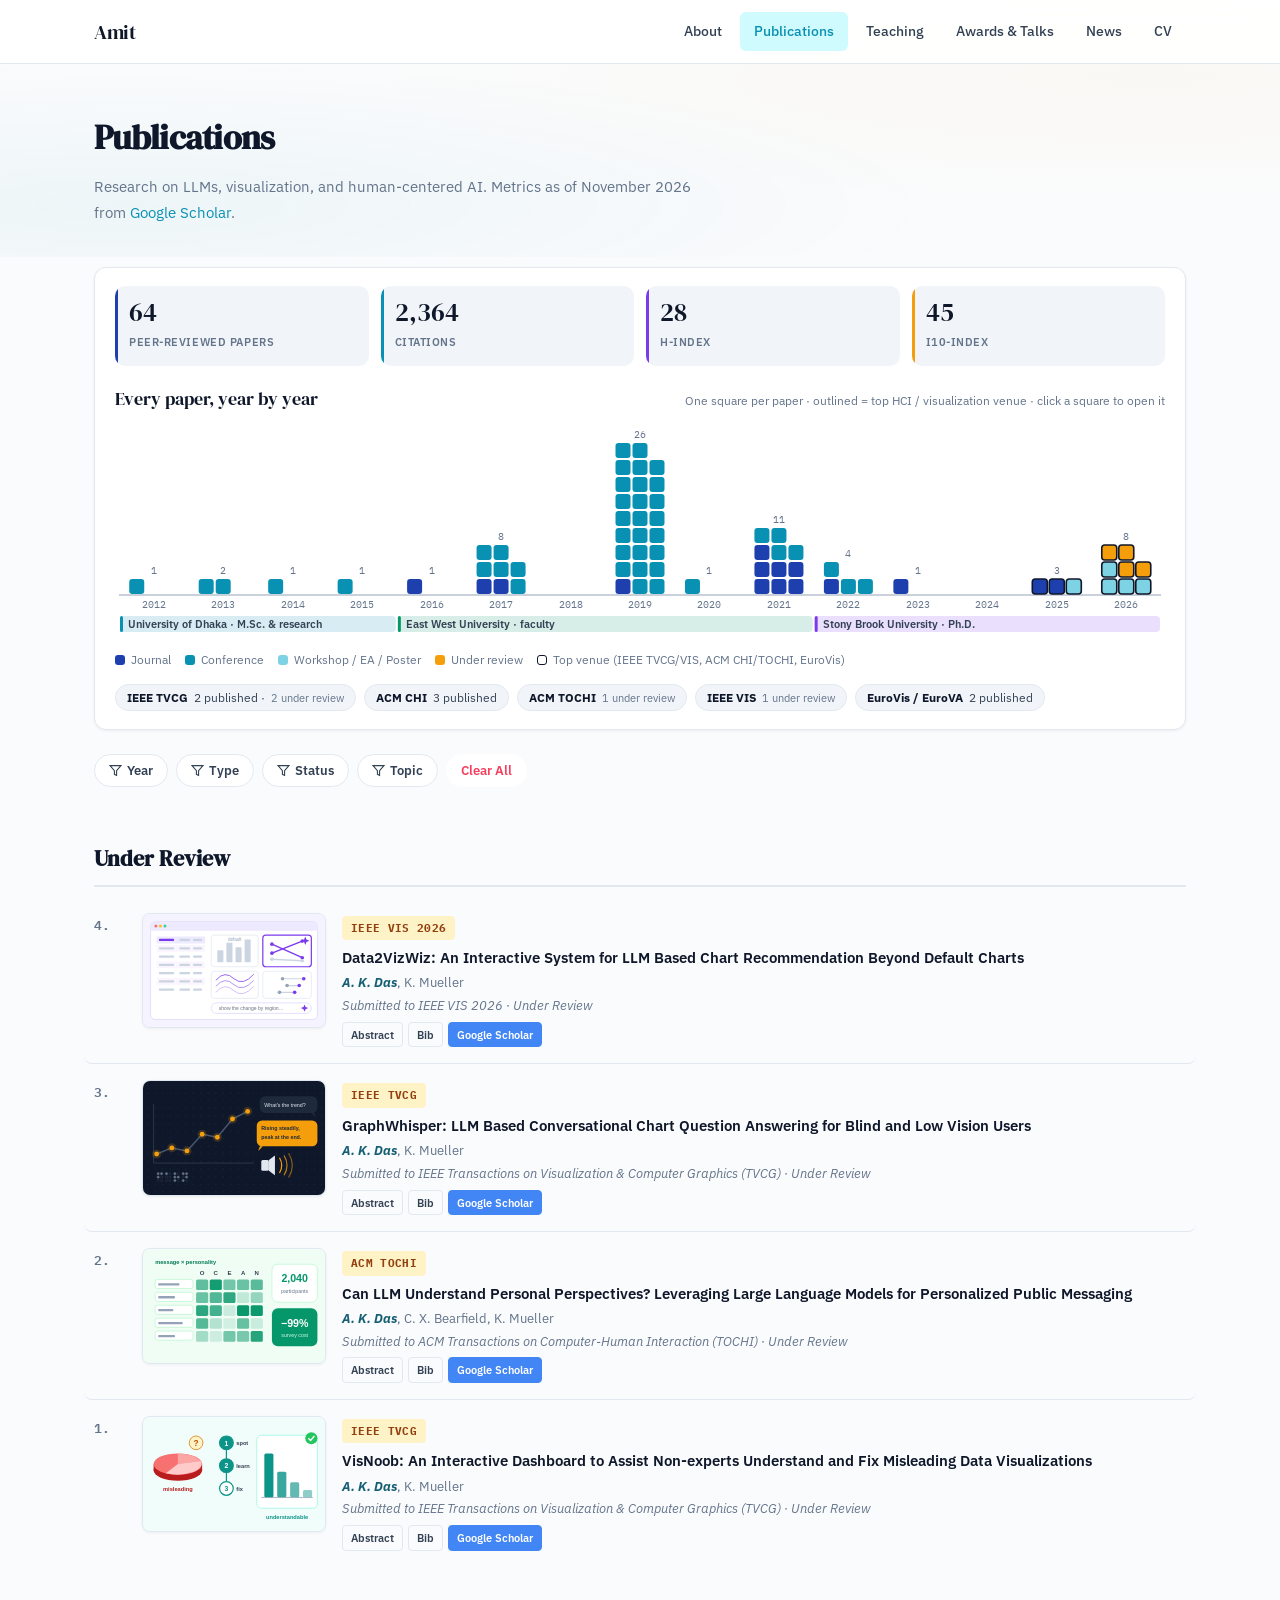
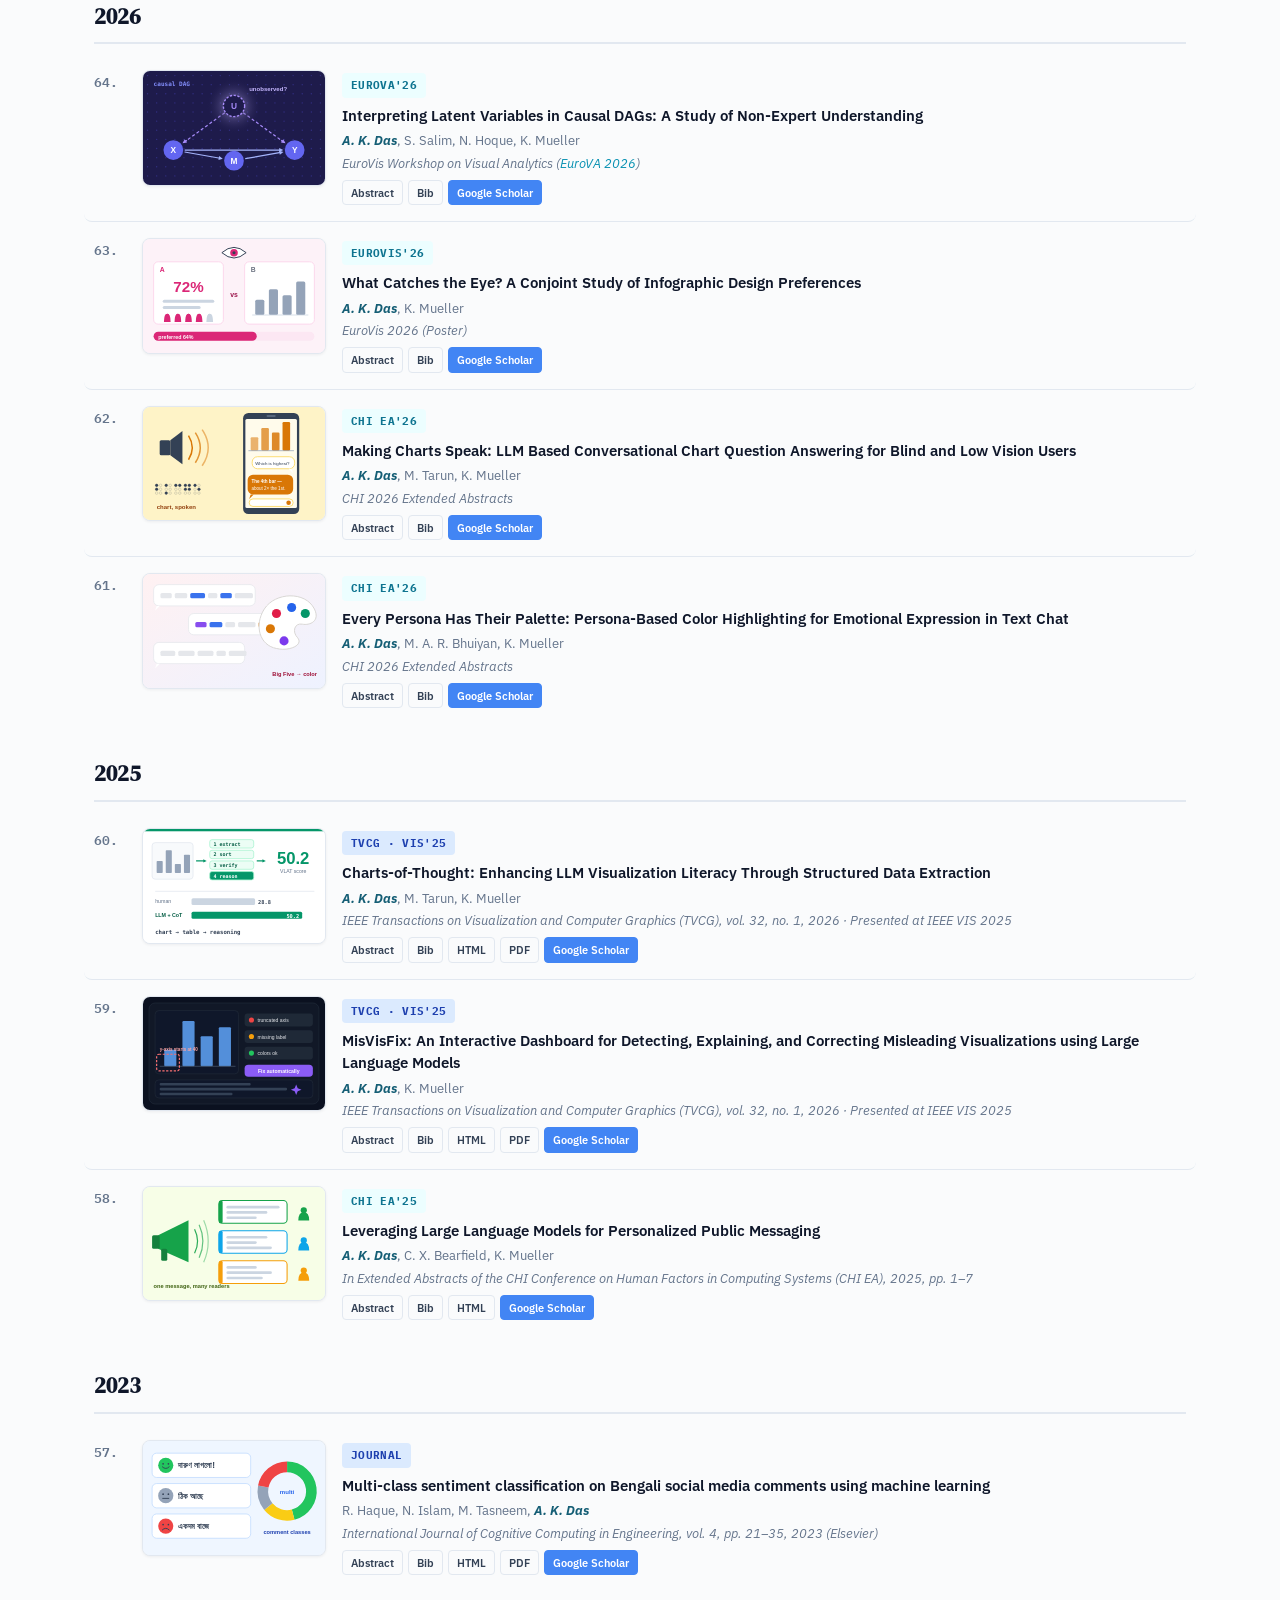
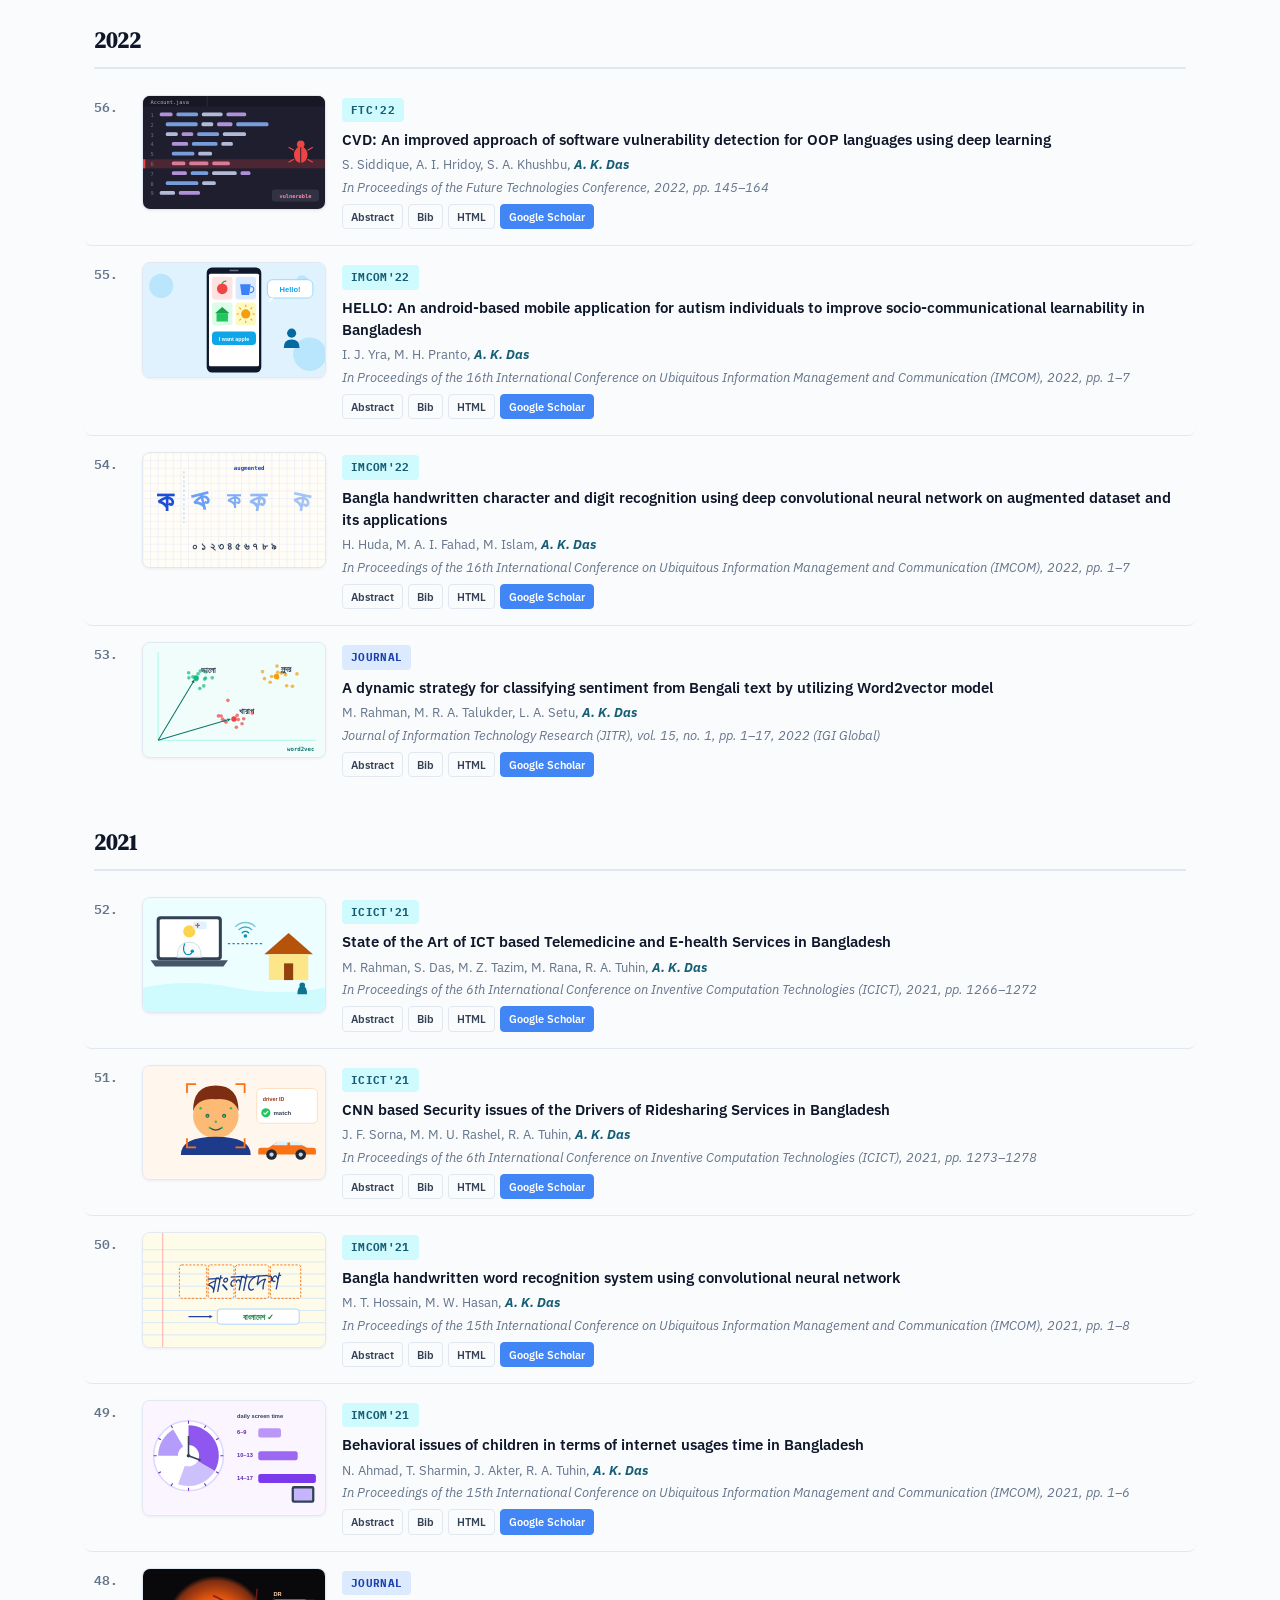
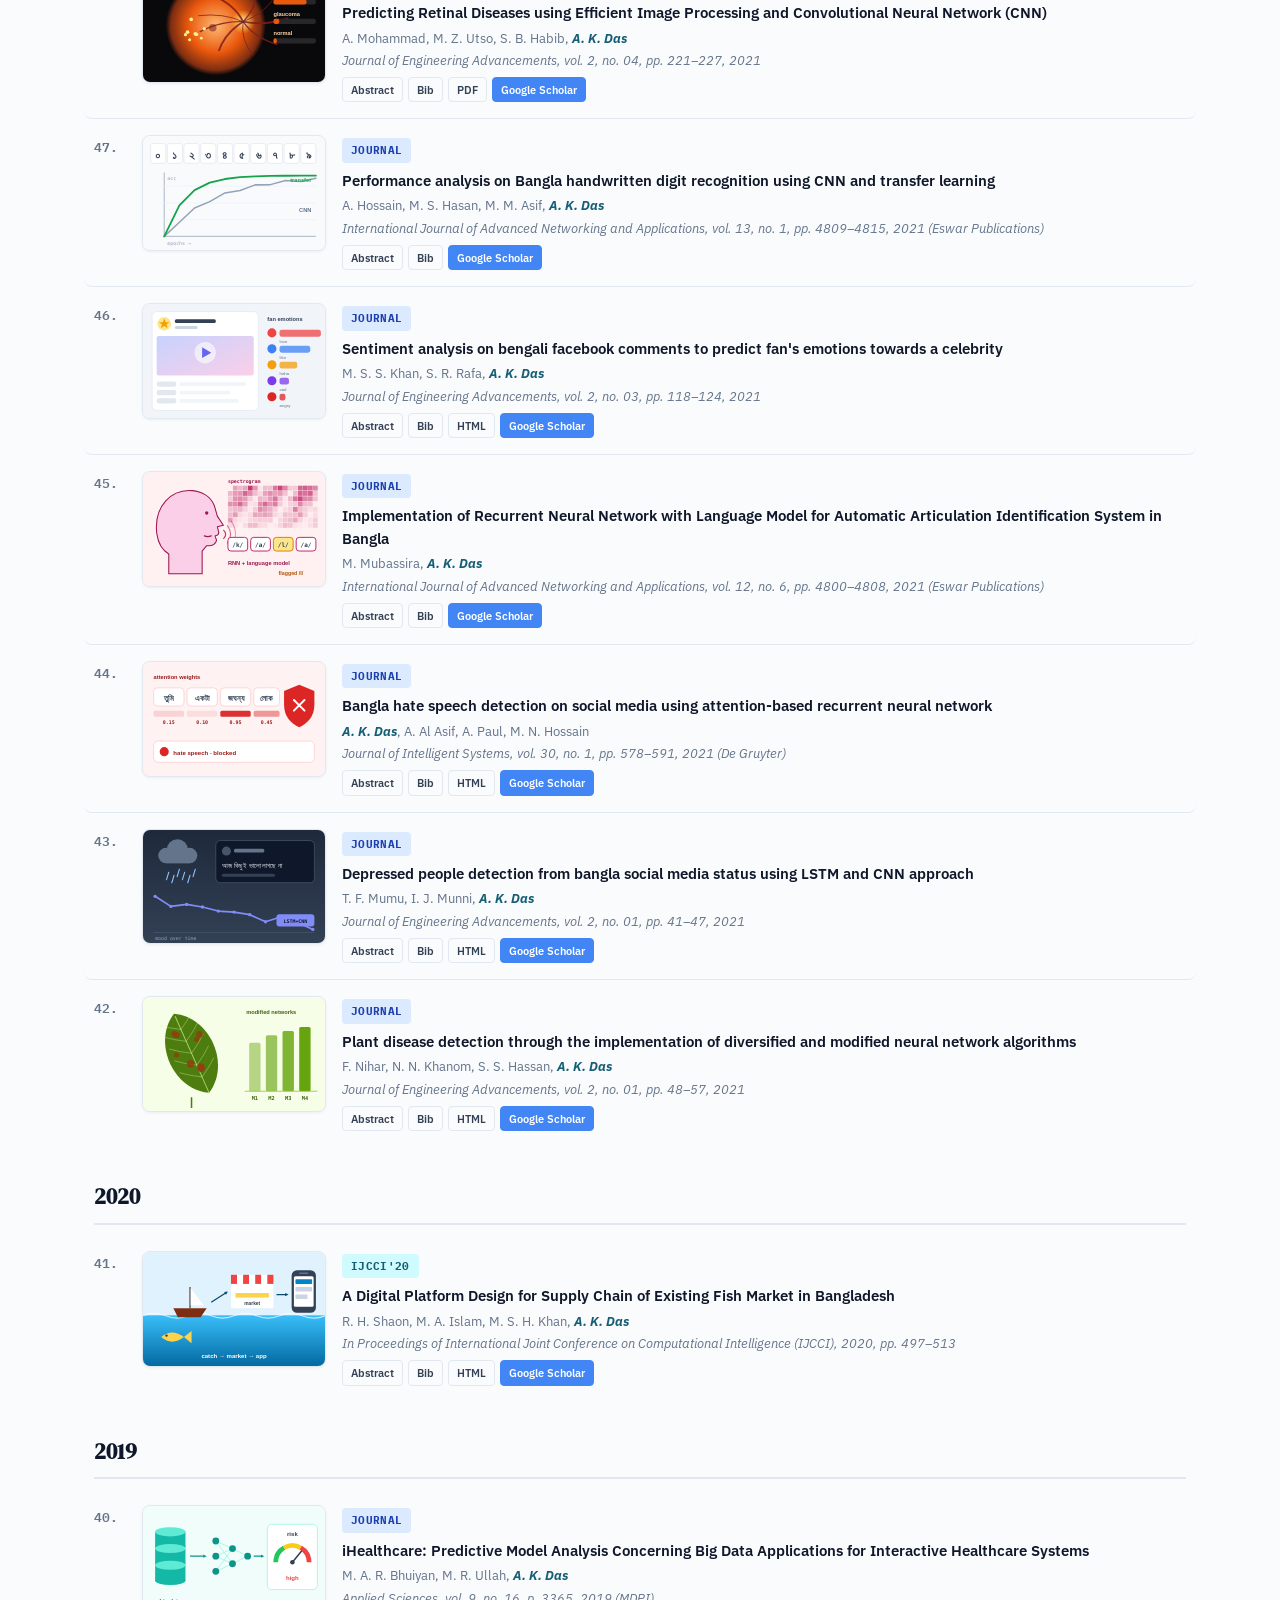
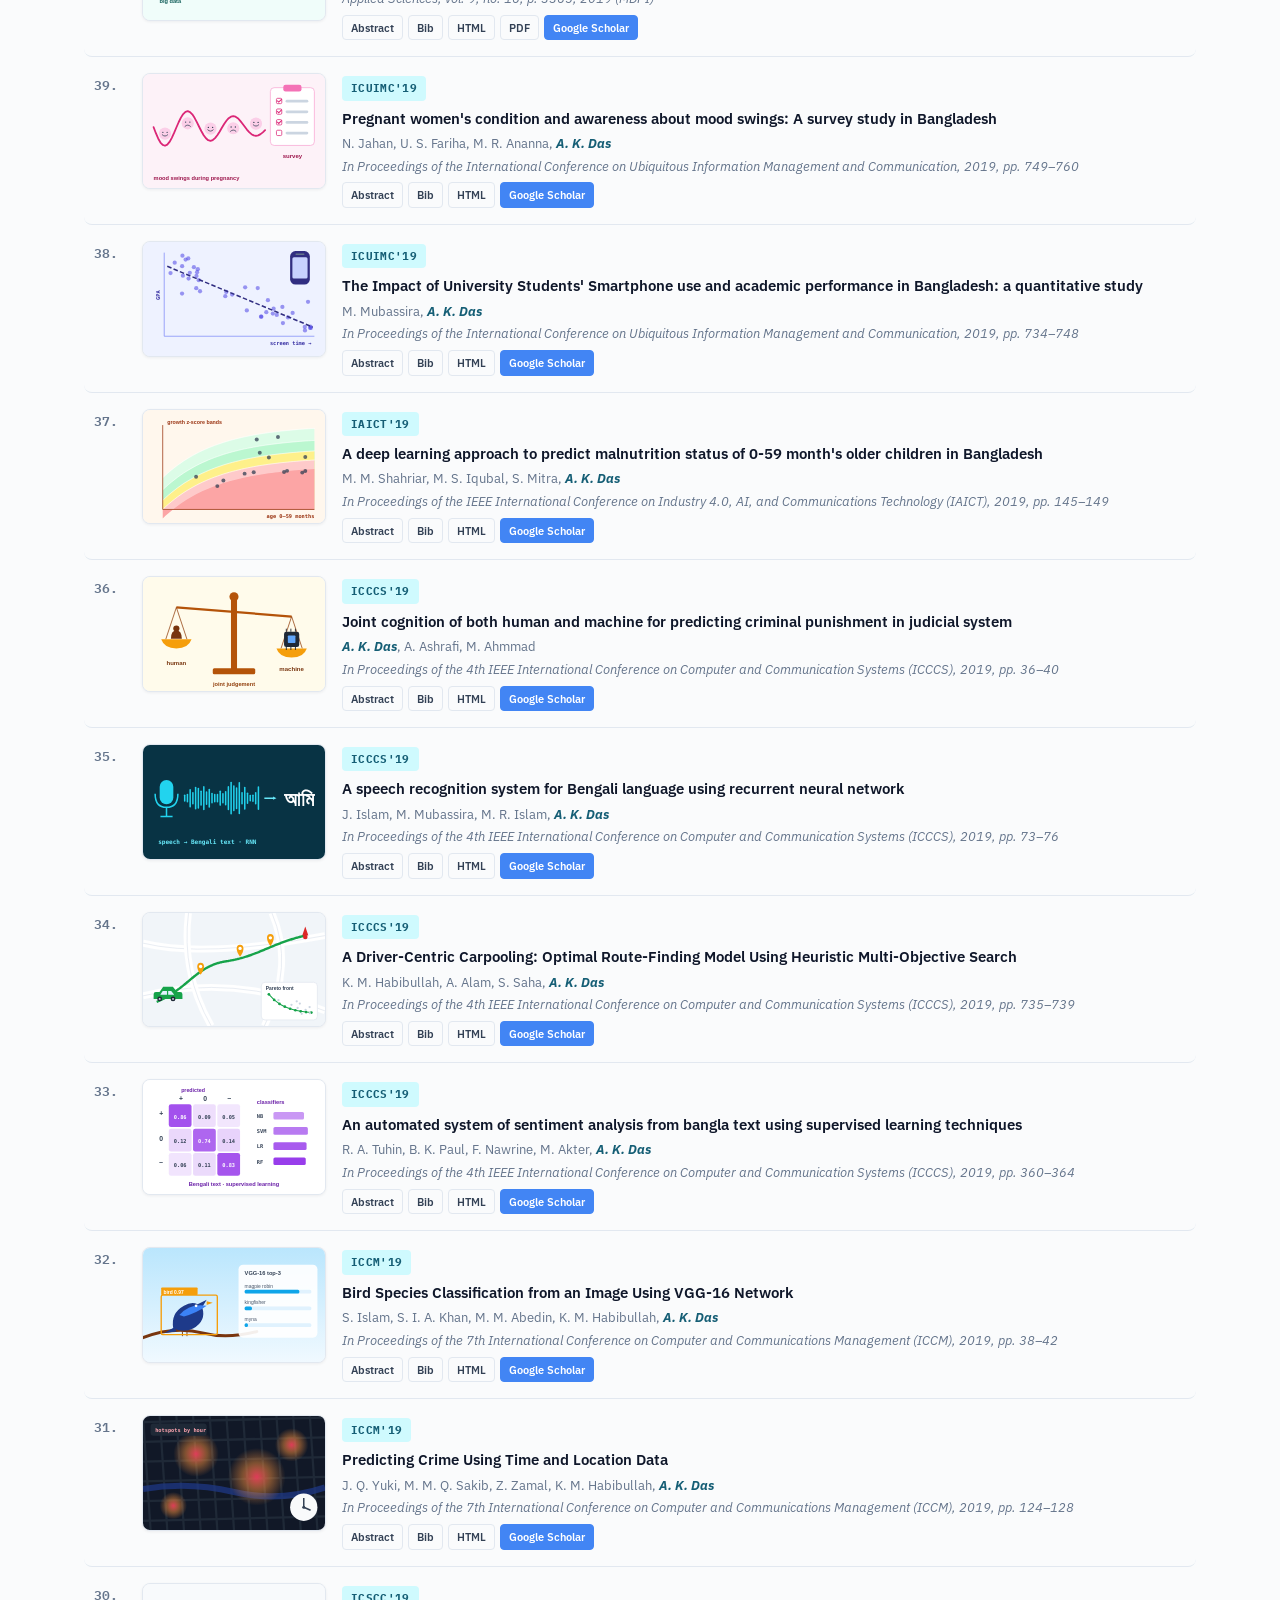
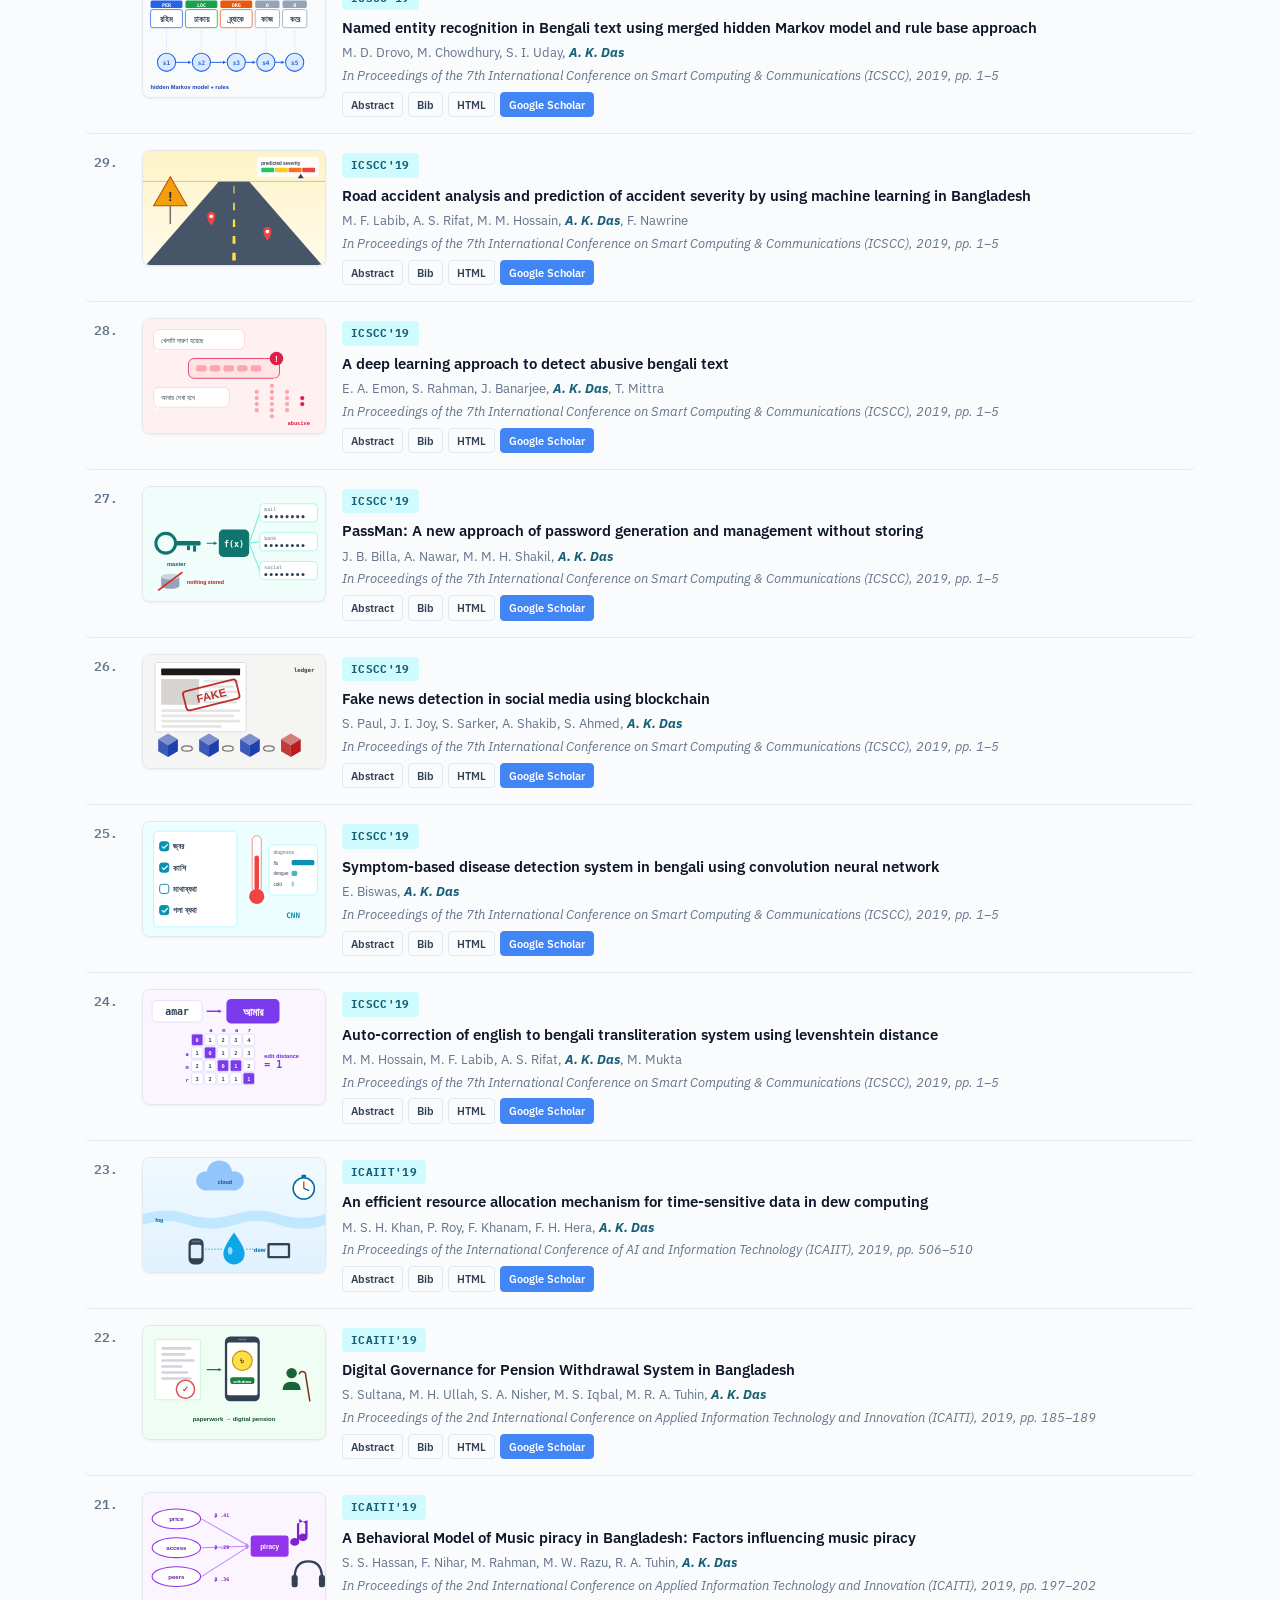
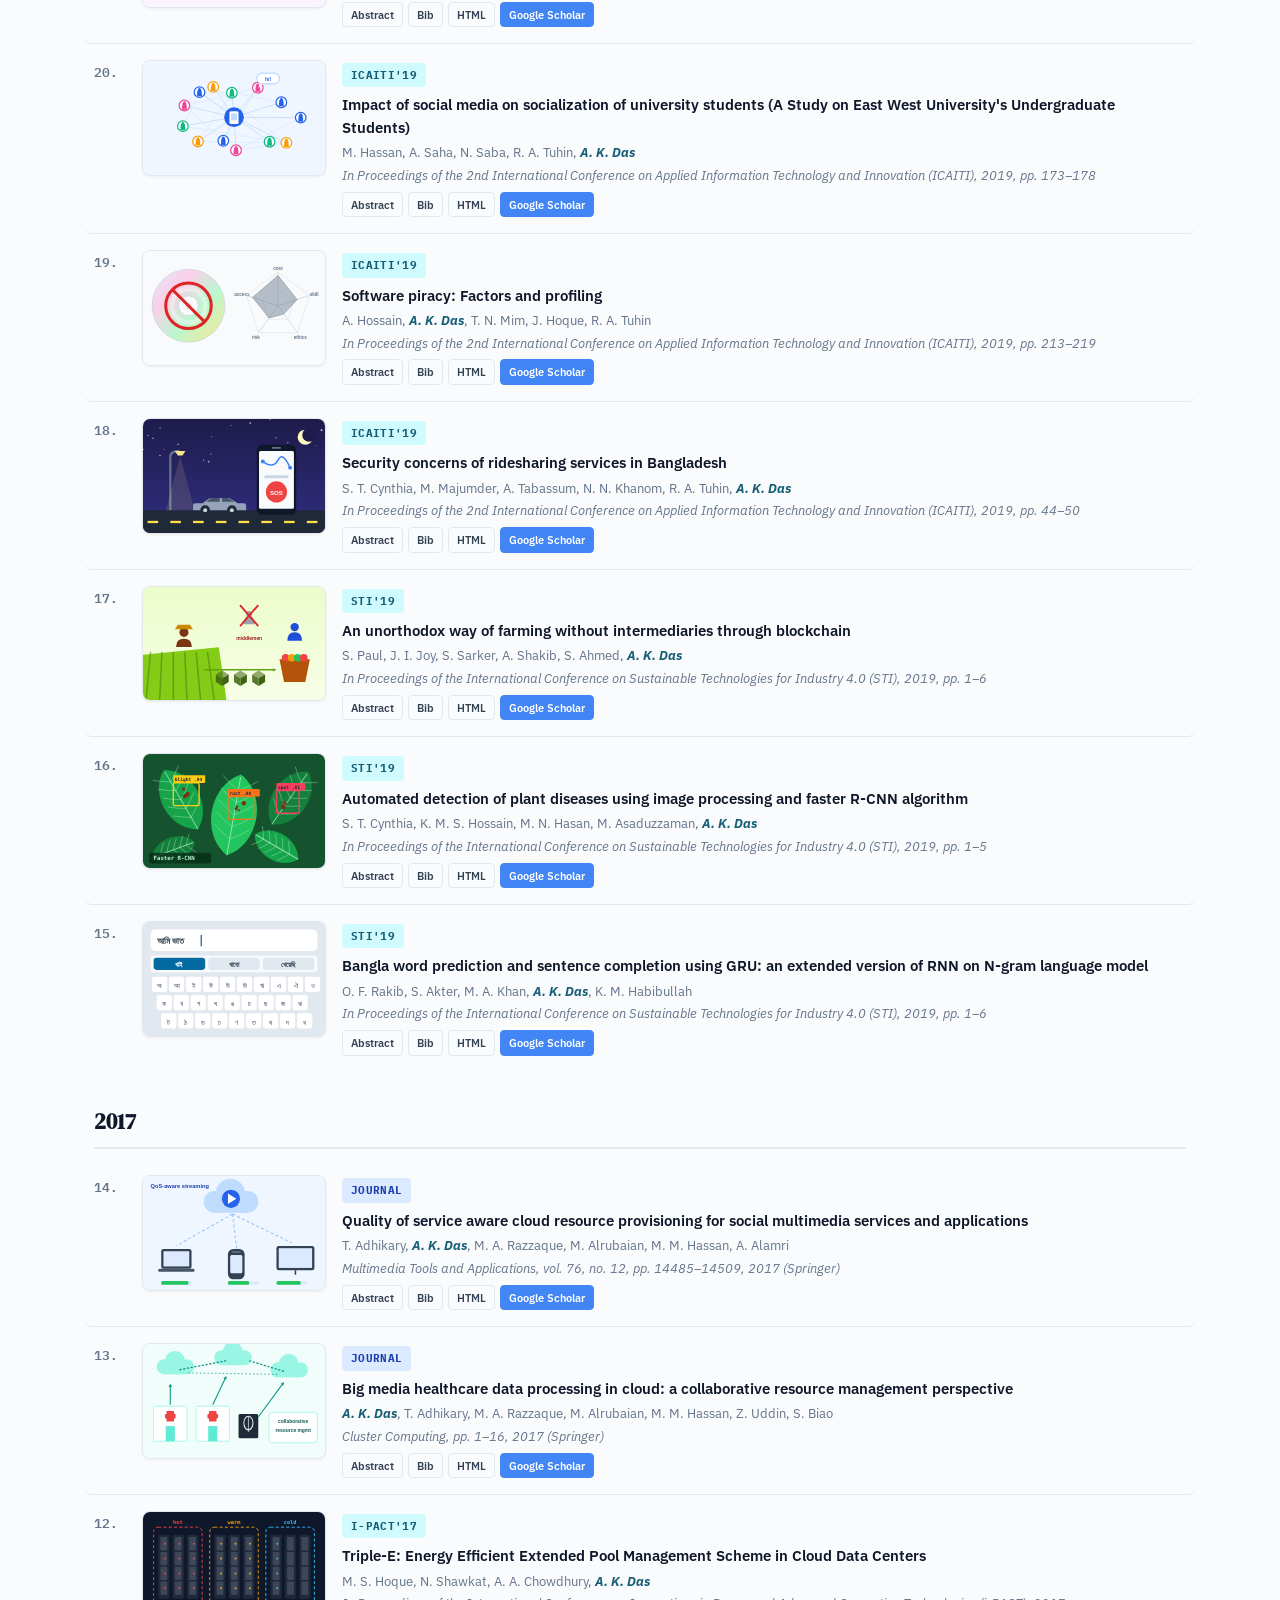
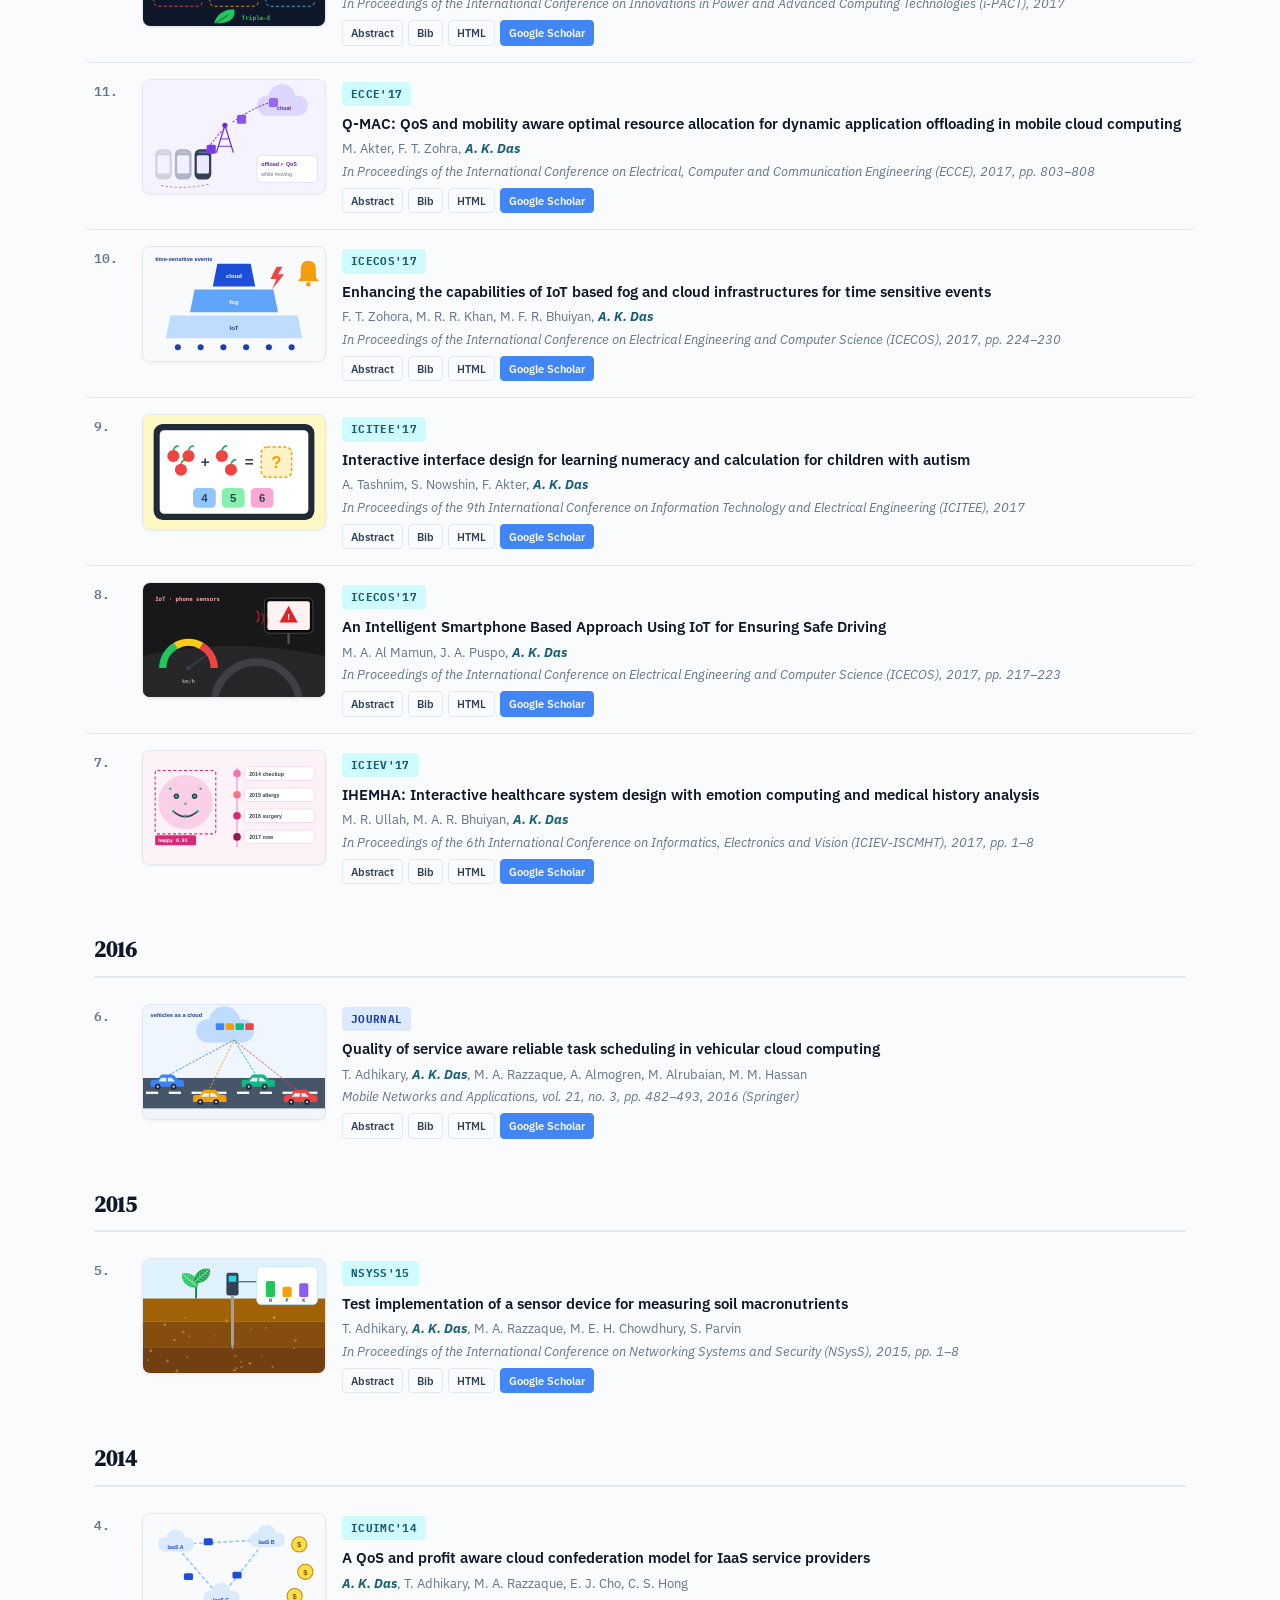
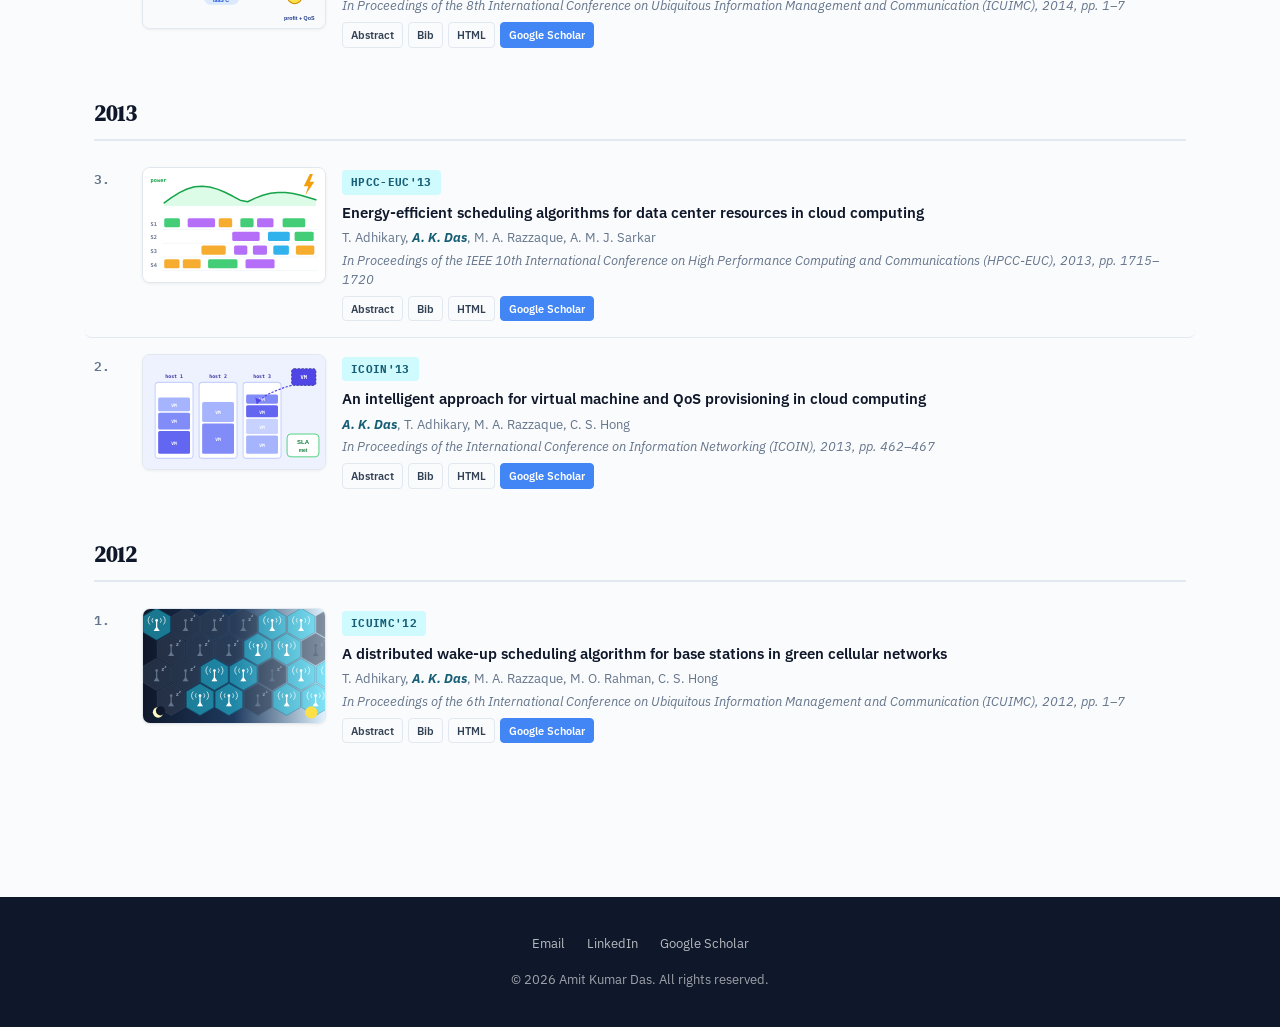
<file: publications.html>
<!DOCTYPE html><html lang="en"><head><meta charset="UTF-8"><meta name="viewport" content="width=device-width,initial-scale=1.0"><link rel="stylesheet" href="css/style.css?v=3"><title>Publications — Amit Kumar Das</title>
<style>
.pub-number{display:inline-block;min-width:32px;font-family:var(--font-mono);font-size:.8rem;color:var(--text-light);font-weight:600;vertical-align:top;padding-top:2px}
.pub-venue-tag{font-family:var(--font-mono);font-size:.68rem;font-weight:700;color:var(--accent-dark);background:var(--accent-light);padding:3px 9px;border-radius:4px;display:inline-block;margin-bottom:7px;text-transform:uppercase;letter-spacing:.03em}
.pub-venue-tag.underreview{background:var(--warm-light);color:#92400E}
.pub-venue-tag.journal{background:#DBEAFE;color:#1E40AF}
.pub-item{display:flex;gap:16px;padding:16px 10px;margin:0 -10px;border-bottom:1px solid var(--border);border-radius:8px;transition:background var(--tr)}
.pub-item:hover{background:var(--surface)}
.pub-item:last-child{border-bottom:none}
.pub-thumb{flex:0 0 184px;align-self:flex-start;border-radius:8px;overflow:hidden;border:1px solid var(--border);background:#F8FAFC;box-shadow:var(--shadow-sm);transition:transform var(--tr),box-shadow var(--tr)}
.pub-item:hover .pub-thumb{transform:translateY(-2px);box-shadow:0 6px 18px rgba(15,23,42,.10),0 0 0 2px var(--tc)}
.pub-thumb img{width:100%;height:auto;aspect-ratio:240/150}
.pub-venue-tag.workshop{background:#ECFEFF;color:#0E7490}
@media(max-width:640px){.pub-thumb{flex-basis:112px}.pub-number{display:none!important}.pub-item{gap:12px}}
.pub-content{flex:1;min-width:0}
.pub-content .pub-title{font-size:.93rem;font-weight:600;color:var(--dark);line-height:1.5;margin-bottom:4px}
.pub-content .pub-title a{color:var(--dark)}
.pub-content .pub-title a:hover{color:var(--accent)}
.pub-content .pub-authors{font-size:.82rem;color:var(--text-light);margin-bottom:3px;line-height:1.5}
.pub-content .pub-authors .me{font-weight:700;color:var(--accent-dark);font-style:italic}
.pub-content .pub-venue{font-size:.79rem;color:var(--text-light);font-style:italic;margin-bottom:7px;line-height:1.5}
.pub-action-links{display:flex;flex-wrap:wrap;gap:5px;margin-top:7px;align-items:center}
.pub-action{display:inline-block;padding:2px 8px;border-radius:4px;font-size:.71rem;font-weight:600;background:transparent;color:var(--text);border:1px solid var(--border);cursor:pointer;transition:all var(--tr);font-family:var(--font-body);text-decoration:none}
.pub-action:hover{border-color:var(--accent);color:var(--accent);background:var(--accent-light)}
.pub-action.btn-link{cursor:pointer}
.pub-action.scholar-badge{background:#4285F4;color:#fff;border-color:#4285F4}
.pub-action.scholar-badge:hover{background:#3367D6;border-color:#3367D6;color:#fff}
.pub-abstract,.pub-bib{display:none;margin-top:9px;padding:10px 12px;background:var(--bg-alt);border-left:3px solid var(--accent);border-radius:4px;font-size:.8rem;line-height:1.65;color:var(--text)}
.pub-abstract.show,.pub-bib.show{display:block}
.pub-bib{font-family:var(--font-mono);font-size:.73rem;white-space:pre-wrap;overflow-x:auto;border-left-color:var(--warm)}
.pub-year-group .pub-year-label{font-family:var(--font-display);font-size:1.35rem;color:var(--dark);margin:26px 0 10px;padding-bottom:7px;border-bottom:2px solid var(--border)}
</style>
</head><body>
<nav class="nav"><div class="nav-inner"><a href="index.html" class="nav-brand">Amit</a><ul class="nav-links"><li><a href="index.html">About</a></li><li><a href="publications.html">Publications</a></li><li><a href="teaching.html">Teaching</a></li><li><a href="awards.html">Awards & Talks</a></li><li><a href="news.html">News</a></li><li><a href="cv.html">CV</a></li></ul><button class="nav-toggle" aria-label="Menu"><svg viewBox="0 0 24 24" fill="none" stroke-width="2" stroke-linecap="round"><line x1="3" y1="6" x2="21" y2="6"/><line x1="3" y1="12" x2="21" y2="12"/><line x1="3" y1="18" x2="21" y2="18"/></svg></button></div></nav>
<header class="page-header"><div class="page-header-inner"><h1 class="fade-in">Publications</h1><p class="fade-in d1">Research on LLMs, visualization, and human-centered AI. Metrics as of November 2026 from <a href="https://scholar.google.com/citations?user=yXXXbR4AAAAJ&hl=en" target="_blank">Google Scholar</a>.</p></div></header>
<section class="section" style="padding-top:10px;">
<div class="viz-panel fade-in d1">
<div class="kpi-row">
<div class="kpi" style="--kc:#1E40AF"><b>64</b><span>Peer-reviewed papers</span></div>
<div class="kpi" style="--kc:#0891B2"><b>2,364</b><span>Citations</span></div>
<div class="kpi" style="--kc:#7C3AED"><b>28</b><span>h-index</span></div>
<div class="kpi" style="--kc:#F59E0B"><b>45</b><span>i10-index</span></div>
</div>
<div class="viz-panel-head" style="margin-top:6px"><h2 class="viz-title">Every paper, year by year</h2><span class="viz-sub">One square per paper · outlined = top HCI / visualization venue · click a square to open it</span></div>
<div id="pub-units" class="viz-chart" aria-label="Unit chart: one square per paper, stacked by year and colored by venue type, above a band showing where the work was done"></div>
<div id="pub-units-legend"></div>
<div id="venue-chips" class="venue-chips" aria-label="Selected venues"></div>
</div>
<div class="pub-filters fade-in d1">
<div class="filter-group"><button class="filter-btn"><svg viewBox="0 0 24 24" fill="none" stroke="currentColor" stroke-width="2"><polygon points="22 3 2 3 10 12.46 10 19 14 21 14 12.46 22 3"/></svg>Year</button><div class="filter-dropdown"><button class="filter-option" onclick="addFilter('year','2026')">2026</button><button class="filter-option" onclick="addFilter('year','2025')">2025</button><button class="filter-option" onclick="addFilter('year','2023')">2023</button><button class="filter-option" onclick="addFilter('year','2022')">2022</button><button class="filter-option" onclick="addFilter('year','2021')">2021</button><button class="filter-option" onclick="addFilter('year','2020')">2020</button><button class="filter-option" onclick="addFilter('year','2019')">2019</button><button class="filter-option" onclick="addFilter('year','2017')">2017</button><button class="filter-option" onclick="addFilter('year','2016')">2016</button><button class="filter-option" onclick="addFilter('year','2015')">2015</button><button class="filter-option" onclick="addFilter('year','2014')">2014</button><button class="filter-option" onclick="addFilter('year','2013')">2013</button><button class="filter-option" onclick="addFilter('year','2012')">2012</button></div></div>
<div class="filter-group"><button class="filter-btn"><svg viewBox="0 0 24 24" fill="none" stroke="currentColor" stroke-width="2"><polygon points="22 3 2 3 10 12.46 10 19 14 21 14 12.46 22 3"/></svg>Type</button><div class="filter-dropdown"><button class="filter-option" onclick="addFilter('venuetype','journal')">Journal</button><button class="filter-option" onclick="addFilter('venuetype','conference')">Conference</button><button class="filter-option" onclick="addFilter('venuetype','workshop')">Workshop / EA / Poster</button></div></div>
<div class="filter-group"><button class="filter-btn"><svg viewBox="0 0 24 24" fill="none" stroke="currentColor" stroke-width="2"><polygon points="22 3 2 3 10 12.46 10 19 14 21 14 12.46 22 3"/></svg>Status</button><div class="filter-dropdown"><button class="filter-option" onclick="addFilter('status','published')">Published</button><button class="filter-option" onclick="addFilter('status','under-review')">Under Review</button></div></div>
<div class="filter-group"><button class="filter-btn"><svg viewBox="0 0 24 24" fill="none" stroke="currentColor" stroke-width="2"><polygon points="22 3 2 3 10 12.46 10 19 14 21 14 12.46 22 3"/></svg>Topic</button><div class="filter-dropdown"><button class="filter-option" onclick="addFilter('topic','LLM/NLP')">LLMs / NLP</button><button class="filter-option" onclick="addFilter('topic','Visualization')">Visualization</button><button class="filter-option" onclick="addFilter('topic','Accessibility')">Accessibility</button><button class="filter-option" onclick="addFilter('topic','Cloud/IoT')">Cloud/IoT</button><button class="filter-option" onclick="addFilter('topic','ML')">Machine Learning</button></div></div>
<button class="filter-btn" onclick="clearAllFilters()" style="color:var(--coral);border-color:transparent;">Clear All</button>
</div>
<div class="active-filters"></div>

<!-- ============================================================ -->
<!-- UNDER REVIEW (Separate numbering: 1–5)                        -->
<!-- ============================================================ -->
<div class="pub-year-group"><h3 class="pub-year-label">Under Review</h3>

<div class="pub-item" data-year="2026" data-venuetype="conference" data-status="under-review" data-topic="Visualization"><span class="pub-number">4.</span><div class="pub-thumb" style="--tc:#7C3AED"><img src="img/pubs/data2vizwiz-an-interactive-system-for-llm-based.svg" alt="Interface mock-up: a data table beside recommended charts that go beyond the default bar chart" width="240" height="150" loading="lazy"></div><div class="pub-content"><span class="pub-venue-tag underreview">IEEE VIS 2026</span><h3 class="pub-title">Data2VizWiz: An Interactive System for LLM Based Chart Recommendation Beyond Default Charts</h3><p class="pub-authors"><span class="me">A. K. Das</span>, K. Mueller</p><p class="pub-venue">Submitted to IEEE VIS 2026 &middot; Under Review</p><div class="pub-action-links"><a class="pub-action btn-link" onclick="toggleBox(this,'abstract')">Abstract</a><a class="pub-action btn-link" onclick="toggleBox(this,'bib')">Bib</a><a class="pub-action scholar-badge" href="https://scholar.google.com/scholar?q=%22Data2VizWiz+Interactive+System+LLM+Chart+Recommendation%22" target="_blank">Google Scholar</a></div><div class="pub-abstract">An interactive system leveraging large language models for chart recommendation that goes beyond default chart types, helping users discover more effective visualizations for their data.</div><div class="pub-bib">@article{das2026data2vizwiz,
  title={Data2VizWiz: An Interactive System for LLM Based Chart Recommendation Beyond Default Charts},
  author={Das, Amit Kumar and Mueller, Klaus},
  journal={Submitted to IEEE VIS 2026},
  year={2026}
}</div></div></div>

<div class="pub-item" data-year="2026" data-venuetype="journal" data-status="under-review" data-topic="Accessibility"><span class="pub-number">3.</span><div class="pub-thumb" style="--tc:#F59E0B"><img src="img/pubs/graphwhisper-llm-based-conversational-chart-ques.svg" alt="Dark chart with a spoken question and answer, sound waves and braille, for blind and low-vision users" width="240" height="150" loading="lazy"></div><div class="pub-content"><span class="pub-venue-tag underreview">IEEE TVCG</span><h3 class="pub-title">GraphWhisper: LLM Based Conversational Chart Question Answering for Blind and Low Vision Users</h3><p class="pub-authors"><span class="me">A. K. Das</span>, K. Mueller</p><p class="pub-venue">Submitted to IEEE Transactions on Visualization &amp; Computer Graphics (TVCG) &middot; Under Review</p><div class="pub-action-links"><a class="pub-action btn-link" onclick="toggleBox(this,'abstract')">Abstract</a><a class="pub-action btn-link" onclick="toggleBox(this,'bib')">Bib</a><a class="pub-action scholar-badge" href="https://scholar.google.com/scholar?q=%22GraphWhisper+LLM+Conversational+Chart+Question+Answering%22" target="_blank">Google Scholar</a></div><div class="pub-abstract">A conversational AI system that enables blind and low-vision users to explore data visualizations through natural language dialogue, leveraging large language models for chart question answering.</div><div class="pub-bib">@article{das2026graphwhisper,
  title={GraphWhisper: LLM Based Conversational Chart Question Answering for Blind and Low Vision Users},
  author={Das, Amit Kumar and Mueller, Klaus},
  journal={Submitted to IEEE TVCG},
  year={2026}
}</div></div></div>

<div class="pub-item" data-year="2026" data-venuetype="journal" data-status="under-review" data-topic="LLM/NLP"><span class="pub-number">2.</span><div class="pub-thumb" style="--tc:#059669"><img src="img/pubs/can-llm-understand-personal-perspectives-leverag.svg" alt="Heatmap of messages by Big Five traits with highlights: 2,040 participants and 99% lower survey cost" width="240" height="150" loading="lazy"></div><div class="pub-content"><span class="pub-venue-tag underreview">ACM TOCHI</span><h3 class="pub-title">Can LLM Understand Personal Perspectives? Leveraging Large Language Models for Personalized Public Messaging</h3><p class="pub-authors"><span class="me">A. K. Das</span>, C. X. Bearfield, K. Mueller</p><p class="pub-venue">Submitted to ACM Transactions on Computer-Human Interaction (TOCHI) &middot; Under Review</p><div class="pub-action-links"><a class="pub-action btn-link" onclick="toggleBox(this,'abstract')">Abstract</a><a class="pub-action btn-link" onclick="toggleBox(this,'bib')">Bib</a><a class="pub-action scholar-badge" href="https://scholar.google.com/scholar?q=%22Can+LLM+Understand+Personal+Perspectives+Personalized+Public+Messaging%22" target="_blank">Google Scholar</a></div><div class="pub-abstract">A personalized AI framework combining large language models with conjoint analysis to model how individuals respond to public health messages. Validated with 2,040 participants, reducing survey cost by 99.18%.</div><div class="pub-bib">@article{das2026personalized,
  title={Can LLM Understand Personal Perspectives? Leveraging Large Language Models for Personalized Public Messaging},
  author={Das, Amit Kumar and Bearfield, C. X. and Mueller, Klaus},
  journal={Submitted to ACM TOCHI},
  year={2026}
}</div></div></div>

<div class="pub-item" data-year="2026" data-venuetype="journal" data-status="under-review" data-topic="Visualization"><span class="pub-number">1.</span><div class="pub-thumb" style="--tc:#0D9488"><img src="img/pubs/visnoob-an-interactive-dashboard-to-assist-non-e.svg" alt="A misleading 3D pie chart, a three-step guided tutorial, and the corrected bar chart" width="240" height="150" loading="lazy"></div><div class="pub-content"><span class="pub-venue-tag underreview">IEEE TVCG</span><h3 class="pub-title">VisNoob: An Interactive Dashboard to Assist Non-experts Understand and Fix Misleading Data Visualizations</h3><p class="pub-authors"><span class="me">A. K. Das</span>, K. Mueller</p><p class="pub-venue">Submitted to IEEE Transactions on Visualization &amp; Computer Graphics (TVCG) &middot; Under Review</p><div class="pub-action-links"><a class="pub-action btn-link" onclick="toggleBox(this,'abstract')">Abstract</a><a class="pub-action btn-link" onclick="toggleBox(this,'bib')">Bib</a><a class="pub-action scholar-badge" href="https://scholar.google.com/scholar?q=%22VisNoob+Interactive+Dashboard+Misleading+Data+Visualizations%22" target="_blank">Google Scholar</a></div><div class="pub-abstract">An interactive dashboard that helps non-expert users identify, understand, and correct misleading data visualizations through guided explanations and automated fix suggestions.</div><div class="pub-bib">@article{das2026visnoob,
  title={VisNoob: An Interactive Dashboard to Assist Non-experts Understand and Fix Misleading Data Visualizations},
  author={Das, Amit Kumar and Mueller, Klaus},
  journal={Submitted to IEEE TVCG},
  year={2026}
}</div></div></div>
</div>

<!-- ============================================================ -->
<!-- ACCEPTED & PUBLISHED (Separate numbering: 1 = oldest, 62 = newest) -->
<!-- ============================================================ -->

<!-- 2026 -->
<div class="pub-year-group"><h3 class="pub-year-label">2026</h3>

<div class="pub-item" data-year="2026" data-venuetype="workshop" data-status="published" data-topic="Visualization"><span class="pub-number">64.</span><div class="pub-thumb" style="--tc:#A78BFA"><img src="img/pubs/interpreting-latent-variables-in-causal-dags-a-s.svg" alt="A causal graph on a dark blueprint grid with a glowing, dashed latent variable" width="240" height="150" loading="lazy"></div><div class="pub-content"><span class="pub-venue-tag workshop">EuroVA'26</span><h3 class="pub-title">Interpreting Latent Variables in Causal DAGs: A Study of Non-Expert Understanding</h3><p class="pub-authors"><span class="me">A. K. Das</span>, S. Salim, N. Hoque, K. Mueller</p><p class="pub-venue">EuroVis Workshop on Visual Analytics (<a href="https://www.eurova.org/eurova-2026" target="_blank">EuroVA 2026</a>)</p><div class="pub-action-links"><a class="pub-action btn-link" onclick="toggleBox(this,'abstract')">Abstract</a><a class="pub-action btn-link" onclick="toggleBox(this,'bib')">Bib</a><a class="pub-action scholar-badge" href="https://scholar.google.com/scholar?q=%22Interpreting+Latent+Variables+Causal+DAGs+Non+Expert%22" target="_blank">Google Scholar</a></div><div class="pub-abstract">A study investigating how non-experts interpret latent variables in causal directed acyclic graphs (DAGs), providing insights for designing more accessible causal reasoning interfaces.</div><div class="pub-bib">@inproceedings{das2026latent,
  title={Interpreting Latent Variables in Causal DAGs: A Study of Non-Expert Understanding},
  author={Das, Amit Kumar and Salim, Shahreen and Hoque, Naimul and Mueller, Klaus},
  booktitle={EuroVis Workshop on Visual Analytics (EuroVA)},
  year={2026}
}</div></div></div>

<div class="pub-item" data-year="2026" data-venuetype="workshop" data-status="published" data-topic="Visualization"><span class="pub-number">63.</span><div class="pub-thumb" style="--tc:#DB2777"><img src="img/pubs/what-catches-the-eye-a-conjoint-study-of-infogra.svg" alt="Two infographic designs compared side by side, with an eye and a preference bar" width="240" height="150" loading="lazy"></div><div class="pub-content"><span class="pub-venue-tag workshop">EuroVis'26</span><h3 class="pub-title">What Catches the Eye? A Conjoint Study of Infographic Design Preferences</h3><p class="pub-authors"><span class="me">A. K. Das</span>, K. Mueller</p><p class="pub-venue">EuroVis 2026 (Poster)</p><div class="pub-action-links"><a class="pub-action btn-link" onclick="toggleBox(this,'abstract')">Abstract</a><a class="pub-action btn-link" onclick="toggleBox(this,'bib')">Bib</a><a class="pub-action scholar-badge" href="https://scholar.google.com/scholar?q=%22What+Catches+the+Eye+Conjoint+Study+Infographic+Design+Preferences%22" target="_blank">Google Scholar</a></div><div class="pub-abstract">A conjoint study investigating user preferences for infographic design elements to understand what visual features most effectively capture viewer attention.</div><div class="pub-bib">@inproceedings{das2026catcheseye,
  title={What Catches the Eye? A Conjoint Study of Infographic Design Preferences},
  author={Das, Amit Kumar and Mueller, Klaus},
  booktitle={EuroVis 2026 (Poster)},
  year={2026}
}</div></div></div>

<div class="pub-item" data-year="2026" data-venuetype="workshop" data-status="published" data-topic="Accessibility"><span class="pub-number">62.</span><div class="pub-thumb" style="--tc:#D97706"><img src="img/pubs/making-charts-speak-llm-based-conversational-cha.svg" alt="A phone with a chart and a conversational Q&amp;A, plus a speaker and braille cells" width="240" height="150" loading="lazy"></div><div class="pub-content"><span class="pub-venue-tag workshop">CHI EA'26</span><h3 class="pub-title">Making Charts Speak: LLM Based Conversational Chart Question Answering for Blind and Low Vision Users</h3><p class="pub-authors"><span class="me">A. K. Das</span>, M. Tarun, K. Mueller</p><p class="pub-venue">CHI 2026 Extended Abstracts</p><div class="pub-action-links"><a class="pub-action btn-link" onclick="toggleBox(this,'abstract')">Abstract</a><a class="pub-action btn-link" onclick="toggleBox(this,'bib')">Bib</a><a class="pub-action scholar-badge" href="https://scholar.google.com/scholar?q=%22Making+Charts+Speak+LLM+Conversational+Chart+Question+Answering%22" target="_blank">Google Scholar</a></div><div class="pub-abstract">An LLM-based conversational system enabling blind and low-vision users to explore and understand data charts through natural language interaction.</div><div class="pub-bib">@inproceedings{das2026makingcharts,
  title={Making Charts Speak: LLM Based Conversational Chart Question Answering for Blind and Low Vision Users},
  author={Das, Amit Kumar and Tarun, M. and Mueller, Klaus},
  booktitle={CHI 2026 Extended Abstracts},
  year={2026}
}</div></div></div>

<div class="pub-item" data-year="2026" data-venuetype="workshop" data-status="published" data-topic="LLM/NLP"><span class="pub-number">61.</span><div class="pub-thumb" style="--tc:#E11D48"><img src="img/pubs/every-persona-has-their-palette-persona-based-co.svg" alt="Chat bubbles with words highlighted in persona colors next to a painter&#x27;s palette" width="240" height="150" loading="lazy"></div><div class="pub-content"><span class="pub-venue-tag workshop">CHI EA'26</span><h3 class="pub-title">Every Persona Has Their Palette: Persona-Based Color Highlighting for Emotional Expression in Text Chat</h3><p class="pub-authors"><span class="me">A. K. Das</span>, M. A. R. Bhuiyan, K. Mueller</p><p class="pub-venue">CHI 2026 Extended Abstracts</p><div class="pub-action-links"><a class="pub-action btn-link" onclick="toggleBox(this,'abstract')">Abstract</a><a class="pub-action btn-link" onclick="toggleBox(this,'bib')">Bib</a><a class="pub-action scholar-badge" href="https://scholar.google.com/scholar?q=%22Every+Persona+Has+Its+Palette+Color+Highlighting+Emotional+Expression%22" target="_blank">Google Scholar</a></div><div class="pub-abstract">A persona-based color highlighting framework for enhancing emotional expression in text chat by mapping personality traits to color palettes.</div><div class="pub-bib">@inproceedings{das2026persona,
  title={Every Persona Has Their Palette: Persona-Based Color Highlighting for Emotional Expression in Text Chat},
  author={Das, Amit Kumar and Bhuiyan, M. A. R. and Mueller, Klaus},
  booktitle={CHI 2026 Extended Abstracts},
  year={2026}
}</div></div></div>
</div>

<!-- 2025 -->
<div class="pub-year-group"><h3 class="pub-year-label">2025</h3>

<div class="pub-item" data-year="2025" data-venuetype="journal" data-status="published" data-topic="LLM/NLP"><span class="pub-number">60.</span><div class="pub-thumb" style="--tc:#059669"><img src="img/pubs/charts-of-thought-enhancing-llm-visualization-li.svg" alt="Pipeline from chart to structured table to reasoning, with VLAT score 50.2 against a 28.8 human baseline" width="240" height="150" loading="lazy"></div><div class="pub-content"><span class="pub-venue-tag journal">TVCG &middot; VIS'25</span><h3 class="pub-title"><a href="https://arxiv.org/abs/2508.04842" target="_blank">Charts-of-Thought: Enhancing LLM Visualization Literacy Through Structured Data Extraction</a></h3><p class="pub-authors"><span class="me">A. K. Das</span>, M. Tarun, K. Mueller</p><p class="pub-venue">IEEE Transactions on Visualization and Computer Graphics (TVCG), vol. 32, no. 1, 2026 &middot; Presented at IEEE VIS 2025</p><div class="pub-action-links"><a class="pub-action btn-link" onclick="toggleBox(this,'abstract')">Abstract</a><a class="pub-action btn-link" onclick="toggleBox(this,'bib')">Bib</a><a class="pub-action" href="https://arxiv.org/abs/2508.04842" target="_blank">HTML</a><a class="pub-action" href="https://arxiv.org/pdf/2508.04842" target="_blank">PDF</a><a class="pub-action scholar-badge" href="https://scholar.google.com/scholar?q=%22Charts-of-Thought+Enhancing+LLM+Visualization+Literacy%22" target="_blank">Google Scholar</a></div><div class="pub-abstract">A structured prompting framework that improves LLM reasoning about visual information by guiding models to extract and organize data from charts before answering questions. Improved accuracy from 28.82 (human baseline) to 50.17 on the VLAT benchmark.</div><div class="pub-bib">@inproceedings{das2025chartsofthought,
  title={Charts-of-Thought: Enhancing LLM Visualization Literacy Through Structured Data Extraction},
  author={Das, Amit Kumar and Tarun, M. and Mueller, Klaus},
  booktitle={Proceedings of the IEEE Visualization Conference (IEEE VIS)},
  year={2025}
}</div></div></div>

<div class="pub-item" data-year="2025" data-venuetype="journal" data-status="published" data-topic="Visualization"><span class="pub-number">59.</span><div class="pub-thumb" style="--tc:#8B5CF6"><img src="img/pubs/misvisfix-an-interactive-dashboard-for-detecting.svg" alt="Dark dashboard flagging a truncated axis, listing issues and offering an automatic fix" width="240" height="150" loading="lazy"></div><div class="pub-content"><span class="pub-venue-tag journal">TVCG &middot; VIS'25</span><h3 class="pub-title"><a href="https://arxiv.org/abs/2508.04679" target="_blank">MisVisFix: An Interactive Dashboard for Detecting, Explaining, and Correcting Misleading Visualizations using Large Language Models</a></h3><p class="pub-authors"><span class="me">A. K. Das</span>, K. Mueller</p><p class="pub-venue">IEEE Transactions on Visualization and Computer Graphics (TVCG), vol. 32, no. 1, 2026 &middot; Presented at IEEE VIS 2025</p><div class="pub-action-links"><a class="pub-action btn-link" onclick="toggleBox(this,'abstract')">Abstract</a><a class="pub-action btn-link" onclick="toggleBox(this,'bib')">Bib</a><a class="pub-action" href="https://arxiv.org/abs/2508.04679" target="_blank">HTML</a><a class="pub-action" href="https://arxiv.org/pdf/2508.04679" target="_blank">PDF</a><a class="pub-action scholar-badge" href="https://scholar.google.com/scholar?q=%22MisVisFix+Interactive+Dashboard+Detecting+Misleading+Visualizations%22" target="_blank">Google Scholar</a></div><div class="pub-abstract">An LLM-powered interactive dashboard for detecting, explaining, and correcting misleading data visualizations. Covers 74 artifact types with 96% detection accuracy.</div><div class="pub-bib">@inproceedings{das2025misvisfix,
  title={MisVisFix: An Interactive Dashboard for Detecting, Explaining, and Correcting Misleading Visualizations using Large Language Models},
  author={Das, Amit Kumar and Mueller, Klaus},
  booktitle={Proceedings of the IEEE Visualization Conference (IEEE VIS)},
  year={2025}
}</div></div></div>

<div class="pub-item" data-year="2025" data-venuetype="workshop" data-status="published" data-topic="LLM/NLP"><span class="pub-number">58.</span><div class="pub-thumb" style="--tc:#16A34A"><img src="img/pubs/leveraging-large-language-models-for-personalize.svg" alt="A megaphone sending differently tailored public messages to three different people" width="240" height="150" loading="lazy"></div><div class="pub-content"><span class="pub-venue-tag workshop">CHI EA'25</span><h3 class="pub-title"><a href="https://doi.org/10.1145/3706599.3720018" target="_blank">Leveraging Large Language Models for Personalized Public Messaging</a></h3><p class="pub-authors"><span class="me">A. K. Das</span>, C. X. Bearfield, K. Mueller</p><p class="pub-venue">In Extended Abstracts of the CHI Conference on Human Factors in Computing Systems (CHI EA), 2025, pp. 1&ndash;7</p><div class="pub-action-links"><a class="pub-action btn-link" onclick="toggleBox(this,'abstract')">Abstract</a><a class="pub-action btn-link" onclick="toggleBox(this,'bib')">Bib</a><a class="pub-action" href="https://doi.org/10.1145/3706599.3720018" target="_blank">HTML</a><a class="pub-action scholar-badge" href="https://scholar.google.com/scholar?q=%22Leveraging+Large+Language+Models+for+Personalized+Public+Messaging%22" target="_blank">Google Scholar</a></div><div class="pub-abstract">Combining LLMs with conjoint analysis to model individual-level public health message preferences across different personality types.</div><div class="pub-bib">@inproceedings{das2025personalized,
  title={Leveraging Large Language Models for Personalized Public Messaging},
  author={Das, Amit Kumar and Bearfield, C. X. and Mueller, Klaus},
  booktitle={Extended Abstracts of the CHI Conference on Human Factors in Computing Systems (CHI EA)},
  pages={1--7},
  year={2025},
  doi={10.1145/3706599.3720018}
}</div></div></div>
</div>

<!-- 2023 -->
<div class="pub-year-group"><h3 class="pub-year-label">2023</h3>

<div class="pub-item" data-year="2023" data-venuetype="journal" data-status="published" data-topic="ML"><span class="pub-number">57.</span><div class="pub-thumb" style="--tc:#2563EB"><img src="img/pubs/multi-class-sentiment-classification-on-bengali.svg" alt="Bengali social-media comments with positive, neutral and negative faces next to a class donut chart" width="240" height="150" loading="lazy"></div><div class="pub-content"><span class="pub-venue-tag journal">Journal</span><h3 class="pub-title"><a href="https://www.sciencedirect.com/science/article/pii/S2666307423000025" target="_blank">Multi-class sentiment classification on Bengali social media comments using machine learning</a></h3><p class="pub-authors">R. Haque, N. Islam, M. Tasneem, <span class="me">A. K. Das</span></p><p class="pub-venue">International Journal of Cognitive Computing in Engineering, vol. 4, pp. 21&ndash;35, 2023 (Elsevier)</p><div class="pub-action-links"><a class="pub-action btn-link" onclick="toggleBox(this,'abstract')">Abstract</a><a class="pub-action btn-link" onclick="toggleBox(this,'bib')">Bib</a><a class="pub-action" href="https://www.sciencedirect.com/science/article/pii/S2666307423000025" target="_blank">HTML</a><a class="pub-action" href="https://www.sciencedirect.com/science/article/pii/S2666307423000025/pdfft" target="_blank">PDF</a><a class="pub-action scholar-badge" href="https://scholar.google.com/scholar?q=%22Multi-class+sentiment+classification+Bengali+social+media%22" target="_blank">Google Scholar</a></div><div class="pub-abstract">A machine learning approach for multi-class sentiment classification on Bengali social media comments, comparing multiple classifiers for effective sentiment analysis.</div><div class="pub-bib">@article{haque2023multiclass,
  title={Multi-class sentiment classification on Bengali social media comments using machine learning},
  author={Haque, R. and Islam, N. and Tasneem, M. and Das, Amit Kumar},
  journal={International Journal of Cognitive Computing in Engineering},
  volume={4},
  pages={21--35},
  year={2023},
  publisher={Elsevier}
}</div></div></div>
</div>

<!-- 2022 -->
<div class="pub-year-group"><h3 class="pub-year-label">2022</h3>

<div class="pub-item" data-year="2022" data-venuetype="conference" data-status="published" data-topic="ML"><span class="pub-number">56.</span><div class="pub-thumb" style="--tc:#EF4444"><img src="img/pubs/cvd-an-improved-approach-of-software-vulnerabili.svg" alt="Code editor with one line highlighted red and a bug icon marking a detected vulnerability" width="240" height="150" loading="lazy"></div><div class="pub-content"><span class="pub-venue-tag">FTC'22</span><h3 class="pub-title"><a href="https://link.springer.com/chapter/10.1007/978-3-031-18461-1_10" target="_blank">CVD: An improved approach of software vulnerability detection for OOP languages using deep learning</a></h3><p class="pub-authors">S. Siddique, A. I. Hridoy, S. A. Khushbu, <span class="me">A. K. Das</span></p><p class="pub-venue">In Proceedings of the Future Technologies Conference, 2022, pp. 145&ndash;164</p><div class="pub-action-links"><a class="pub-action btn-link" onclick="toggleBox(this,'abstract')">Abstract</a><a class="pub-action btn-link" onclick="toggleBox(this,'bib')">Bib</a><a class="pub-action" href="https://link.springer.com/chapter/10.1007/978-3-031-18461-1_10" target="_blank">HTML</a><a class="pub-action scholar-badge" href="https://scholar.google.com/scholar?q=%22CVD+improved+approach+software+vulnerability+detection%22" target="_blank">Google Scholar</a></div><div class="pub-abstract">An improved deep learning approach for detecting software vulnerabilities in object-oriented programming languages, leveraging code patterns and structural analysis.</div><div class="pub-bib">@inproceedings{siddique2022cvd,
  title={CVD: An improved approach of software vulnerability detection for object oriented programming languages using deep learning},
  author={Siddique, S. and Hridoy, A. I. and Khushbu, S. A. and Das, Amit Kumar},
  booktitle={Proceedings of the Future Technologies Conference},
  pages={145--164},
  year={2022},
  publisher={Springer}
}</div></div></div>

<div class="pub-item" data-year="2022" data-venuetype="conference" data-status="published" data-topic="Accessibility"><span class="pub-number">55.</span><div class="pub-thumb" style="--tc:#0EA5E9"><img src="img/pubs/hello-an-android-based-mobile-application-for-au.svg" alt="Phone app with picture cards (apple, cup, home, sun) and a Hello speech bubble" width="240" height="150" loading="lazy"></div><div class="pub-content"><span class="pub-venue-tag">IMCOM'22</span><h3 class="pub-title"><a href="https://ieeexplore.ieee.org/document/9721813" target="_blank">HELLO: An android-based mobile application for autism individuals to improve socio-communicational learnability in Bangladesh</a></h3><p class="pub-authors">I. J. Yra, M. H. Pranto, <span class="me">A. K. Das</span></p><p class="pub-venue">In Proceedings of the 16th International Conference on Ubiquitous Information Management and Communication (IMCOM), 2022, pp. 1&ndash;7</p><div class="pub-action-links"><a class="pub-action btn-link" onclick="toggleBox(this,'abstract')">Abstract</a><a class="pub-action btn-link" onclick="toggleBox(this,'bib')">Bib</a><a class="pub-action" href="https://ieeexplore.ieee.org/document/9721813" target="_blank">HTML</a><a class="pub-action scholar-badge" href="https://scholar.google.com/scholar?q=%22HELLO+android+mobile+application+autism+individuals%22" target="_blank">Google Scholar</a></div><div class="pub-abstract">An Android-based mobile application designed to help individuals with autism improve their socio-communicational skills through interactive learning modules tailored for the Bangladeshi context.</div><div class="pub-bib">@inproceedings{yra2022hello,
  title={HELLO: An android-based mobile application for autism individuals to improve socio-communicational learnability in Bangladesh},
  author={Yra, I. J. and Pranto, M. H. and Das, Amit Kumar},
  booktitle={Proceedings of the 16th International Conference on Ubiquitous Information Management and Communication (IMCOM)},
  pages={1--7},
  year={2022}
}</div></div></div>

<div class="pub-item" data-year="2022" data-venuetype="conference" data-status="published" data-topic="ML"><span class="pub-number">54.</span><div class="pub-thumb" style="--tc:#1D4ED8"><img src="img/pubs/bangla-handwritten-character-and-digit-recogniti.svg" alt="Bengali letter rotated, scaled and skewed for data augmentation, above the ten Bengali digits" width="240" height="150" loading="lazy"></div><div class="pub-content"><span class="pub-venue-tag">IMCOM'22</span><h3 class="pub-title"><a href="https://ieeexplore.ieee.org/document/9721634" target="_blank">Bangla handwritten character and digit recognition using deep convolutional neural network on augmented dataset and its applications</a></h3><p class="pub-authors">H. Huda, M. A. I. Fahad, M. Islam, <span class="me">A. K. Das</span></p><p class="pub-venue">In Proceedings of the 16th International Conference on Ubiquitous Information Management and Communication (IMCOM), 2022, pp. 1&ndash;7</p><div class="pub-action-links"><a class="pub-action btn-link" onclick="toggleBox(this,'abstract')">Abstract</a><a class="pub-action btn-link" onclick="toggleBox(this,'bib')">Bib</a><a class="pub-action" href="https://ieeexplore.ieee.org/document/9721634" target="_blank">HTML</a><a class="pub-action scholar-badge" href="https://scholar.google.com/scholar?q=%22Bangla+handwritten+character+digit+recognition+deep+convolutional%22" target="_blank">Google Scholar</a></div><div class="pub-abstract">A deep convolutional neural network approach for recognizing Bangla handwritten characters and digits using data augmentation techniques to improve recognition accuracy.</div><div class="pub-bib">@inproceedings{huda2022bangla,
  title={Bangla handwritten character and digit recognition using deep convolutional neural network on augmented dataset and its applications},
  author={Huda, H. and Fahad, M. A. I. and Islam, M. and Das, Amit Kumar},
  booktitle={Proceedings of the 16th International Conference on Ubiquitous Information Management and Communication (IMCOM)},
  pages={1--7},
  year={2022}
}</div></div></div>

<div class="pub-item" data-year="2022" data-venuetype="journal" data-status="published" data-topic="LLM/NLP"><span class="pub-number">53.</span><div class="pub-thumb" style="--tc:#0D9488"><img src="img/pubs/a-dynamic-strategy-for-classifying-sentiment-fro.svg" alt="Word-embedding scatter plot with clusters of Bengali sentiment words and vectors from the origin" width="240" height="150" loading="lazy"></div><div class="pub-content"><span class="pub-venue-tag journal">Journal</span><h3 class="pub-title"><a href="https://www.igi-global.com/article/a-dynamic-strategy-for-classifying-sentiment-from-bengali-text-by-utilizing-word2vector-model/299919" target="_blank">A dynamic strategy for classifying sentiment from Bengali text by utilizing Word2vector model</a></h3><p class="pub-authors">M. Rahman, M. R. A. Talukder, L. A. Setu, <span class="me">A. K. Das</span></p><p class="pub-venue">Journal of Information Technology Research (JITR), vol. 15, no. 1, pp. 1&ndash;17, 2022 (IGI Global)</p><div class="pub-action-links"><a class="pub-action btn-link" onclick="toggleBox(this,'abstract')">Abstract</a><a class="pub-action btn-link" onclick="toggleBox(this,'bib')">Bib</a><a class="pub-action" href="https://www.igi-global.com/article/a-dynamic-strategy-for-classifying-sentiment-from-bengali-text-by-utilizing-word2vector-model/299919" target="_blank">HTML</a><a class="pub-action scholar-badge" href="https://scholar.google.com/scholar?q=%22dynamic+strategy+classifying+sentiment+Bengali+Word2vector%22" target="_blank">Google Scholar</a></div><div class="pub-abstract">A dynamic sentiment classification strategy for Bengali text leveraging Word2Vec word embeddings to capture semantic relationships and improve classification accuracy.</div><div class="pub-bib">@article{rahman2022dynamic,
  title={A dynamic strategy for classifying sentiment from Bengali text by utilizing Word2vector model},
  author={Rahman, M. and Talukder, M. R. A. and Setu, L. A. and Das, Amit Kumar},
  journal={Journal of Information Technology Research (JITR)},
  volume={15},
  number={1},
  pages={1--17},
  year={2022},
  publisher={IGI Global}
}</div></div></div>
</div>

<!-- 2021 -->
<div class="pub-year-group"><h3 class="pub-year-label">2021</h3>

<div class="pub-item" data-year="2021" data-venuetype="conference" data-status="published" data-topic="ML"><span class="pub-number">52.</span><div class="pub-thumb" style="--tc:#0891B2"><img src="img/pubs/state-of-the-art-of-ict-based-telemedicine-and-e.svg" alt="A doctor on a laptop video call linked to a rural home" width="240" height="150" loading="lazy"></div><div class="pub-content"><span class="pub-venue-tag">ICICT'21</span><h3 class="pub-title"><a href="https://ieeexplore.ieee.org/document/9358778" target="_blank">State of the Art of ICT based Telemedicine and E-health Services in Bangladesh</a></h3><p class="pub-authors">M. Rahman, S. Das, M. Z. Tazim, M. Rana, R. A. Tuhin, <span class="me">A. K. Das</span></p><p class="pub-venue">In Proceedings of the 6th International Conference on Inventive Computation Technologies (ICICT), 2021, pp. 1266&ndash;1272</p><div class="pub-action-links"><a class="pub-action btn-link" onclick="toggleBox(this,'abstract')">Abstract</a><a class="pub-action btn-link" onclick="toggleBox(this,'bib')">Bib</a><a class="pub-action" href="https://ieeexplore.ieee.org/document/9358778" target="_blank">HTML</a><a class="pub-action scholar-badge" href="https://scholar.google.com/scholar?q=%22State+of+Art+ICT+Telemedicine+E-health+Bangladesh%22" target="_blank">Google Scholar</a></div><div class="pub-abstract">A comprehensive review of ICT-based telemedicine and e-health service implementations in Bangladesh, analyzing current infrastructure, challenges, and future directions.</div><div class="pub-bib">@inproceedings{rahman2021telemedicine,
  title={State of the Art of ICT based Telemedicine and E-health Services in Bangladesh},
  author={Rahman, M. and Das, S. and Tazim, M. Z. and Rana, M. and Tuhin, R. A. and Das, Amit Kumar},
  booktitle={Proceedings of the 6th International Conference on Inventive Computation Technologies (ICICT)},
  pages={1266--1272},
  year={2021}
}</div></div></div>

<div class="pub-item" data-year="2021" data-venuetype="conference" data-status="published" data-topic="ML"><span class="pub-number">51.</span><div class="pub-thumb" style="--tc:#F97316"><img src="img/pubs/cnn-based-security-issues-of-the-drivers-of-ride.svg" alt="A driver&#x27;s face in a camera frame with landmark points, a verified match card and a car" width="240" height="150" loading="lazy"></div><div class="pub-content"><span class="pub-venue-tag">ICICT'21</span><h3 class="pub-title"><a href="https://ieeexplore.ieee.org/document/9358694" target="_blank">CNN based Security issues of the Drivers of Ridesharing Services in Bangladesh</a></h3><p class="pub-authors">J. F. Sorna, M. M. U. Rashel, R. A. Tuhin, <span class="me">A. K. Das</span></p><p class="pub-venue">In Proceedings of the 6th International Conference on Inventive Computation Technologies (ICICT), 2021, pp. 1273&ndash;1278</p><div class="pub-action-links"><a class="pub-action btn-link" onclick="toggleBox(this,'abstract')">Abstract</a><a class="pub-action btn-link" onclick="toggleBox(this,'bib')">Bib</a><a class="pub-action" href="https://ieeexplore.ieee.org/document/9358694" target="_blank">HTML</a><a class="pub-action scholar-badge" href="https://scholar.google.com/scholar?q=%22CNN+Security+issues+Drivers+Ridesharing+Bangladesh%22" target="_blank">Google Scholar</a></div><div class="pub-abstract">An investigation of security issues faced by ridesharing service drivers in Bangladesh using CNN-based analysis of reported incidents and patterns.</div><div class="pub-bib">@inproceedings{sorna2021cnn,
  title={CNN based Security issues of the Drivers of Ridesharing Services in Bangladesh},
  author={Sorna, J. F. and Rashel, M. M. U. and Tuhin, R. A. and Das, Amit Kumar},
  booktitle={Proceedings of the 6th International Conference on Inventive Computation Technologies (ICICT)},
  pages={1273--1278},
  year={2021}
}</div></div></div>

<div class="pub-item" data-year="2021" data-venuetype="conference" data-status="published" data-topic="ML"><span class="pub-number">50.</span><div class="pub-thumb" style="--tc:#1D4ED8"><img src="img/pubs/bangla-handwritten-word-recognition-system-using.svg" alt="A handwritten Bengali word on ruled notebook paper, segmented into boxes and recognised" width="240" height="150" loading="lazy"></div><div class="pub-content"><span class="pub-venue-tag">IMCOM'21</span><h3 class="pub-title"><a href="https://doi.org/10.1109/IMCOM51814.2021.9377410" target="_blank">Bangla handwritten word recognition system using convolutional neural network</a></h3><p class="pub-authors">M. T. Hossain, M. W. Hasan, <span class="me">A. K. Das</span></p><p class="pub-venue">In Proceedings of the 15th International Conference on Ubiquitous Information Management and Communication (IMCOM), 2021, pp. 1&ndash;8</p><div class="pub-action-links"><a class="pub-action btn-link" onclick="toggleBox(this,'abstract')">Abstract</a><a class="pub-action btn-link" onclick="toggleBox(this,'bib')">Bib</a><a class="pub-action" href="https://doi.org/10.1109/IMCOM51814.2021.9377410" target="_blank">HTML</a><a class="pub-action scholar-badge" href="https://scholar.google.com/scholar?q=%22Bangla+handwritten+word+recognition+convolutional+neural+network%22" target="_blank">Google Scholar</a></div><div class="pub-abstract">A convolutional neural network based system for recognizing Bangla handwritten words, addressing the complexity of the Bengali script.</div><div class="pub-bib">@inproceedings{hossain2021bangla,
  title={Bangla handwritten word recognition system using convolutional neural network},
  author={Hossain, M. T. and Hasan, M. W. and Das, Amit Kumar},
  booktitle={Proceedings of the 15th International Conference on Ubiquitous Information Management and Communication (IMCOM)},
  pages={1--8},
  year={2021}
}</div></div></div>

<div class="pub-item" data-year="2021" data-venuetype="conference" data-status="published" data-topic="ML"><span class="pub-number">49.</span><div class="pub-thumb" style="--tc:#7C3AED"><img src="img/pubs/behavioral-issues-of-children-in-terms-of-intern.svg" alt="Clock with screen-time wedges and bars of internet use by children&#x27;s age group" width="240" height="150" loading="lazy"></div><div class="pub-content"><span class="pub-venue-tag">IMCOM'21</span><h3 class="pub-title"><a href="https://ieeexplore.ieee.org/document/9377389" target="_blank">Behavioral issues of children in terms of internet usages time in Bangladesh</a></h3><p class="pub-authors">N. Ahmad, T. Sharmin, J. Akter, R. A. Tuhin, <span class="me">A. K. Das</span></p><p class="pub-venue">In Proceedings of the 15th International Conference on Ubiquitous Information Management and Communication (IMCOM), 2021, pp. 1&ndash;6</p><div class="pub-action-links"><a class="pub-action btn-link" onclick="toggleBox(this,'abstract')">Abstract</a><a class="pub-action btn-link" onclick="toggleBox(this,'bib')">Bib</a><a class="pub-action" href="https://ieeexplore.ieee.org/document/9377389" target="_blank">HTML</a><a class="pub-action scholar-badge" href="https://scholar.google.com/scholar?q=%22Behavioral+issues+children+internet+usages+Bangladesh%22" target="_blank">Google Scholar</a></div><div class="pub-abstract">A study examining behavioral issues among children in Bangladesh related to internet usage time, analyzing patterns and recommending guidelines for healthy screen habits.</div><div class="pub-bib">@inproceedings{ahmad2021behavioral,
  title={Behavioral issues of children in terms of internet usages time in Bangladesh},
  author={Ahmad, N. and Sharmin, T. and Akter, J. and Tuhin, R. A. and Das, Amit Kumar},
  booktitle={Proceedings of the 15th International Conference on Ubiquitous Information Management and Communication (IMCOM)},
  pages={1--6},
  year={2021}
}</div></div></div>

<div class="pub-item" data-year="2021" data-venuetype="journal" data-status="published" data-topic="ML"><span class="pub-number">48.</span><div class="pub-thumb" style="--tc:#EA580C"><img src="img/pubs/predicting-retinal-diseases-using-efficient-imag.svg" alt="A retina fundus image with vessels and lesions, beside predicted disease probabilities" width="240" height="150" loading="lazy"></div><div class="pub-content"><span class="pub-venue-tag journal">Journal</span><h3 class="pub-title"><a href="https://pdfs.semanticscholar.org/932e/c33f4586310017db1bcbfc667a02049f4965.pdf" target="_blank">Predicting Retinal Diseases using Efficient Image Processing and Convolutional Neural Network (CNN)</a></h3><p class="pub-authors">A. Mohammad, M. Z. Utso, S. B. Habib, <span class="me">A. K. Das</span></p><p class="pub-venue">Journal of Engineering Advancements, vol. 2, no. 04, pp. 221&ndash;227, 2021</p><div class="pub-action-links"><a class="pub-action btn-link" onclick="toggleBox(this,'abstract')">Abstract</a><a class="pub-action btn-link" onclick="toggleBox(this,'bib')">Bib</a><a class="pub-action" href="https://pdfs.semanticscholar.org/932e/c33f4586310017db1bcbfc667a02049f4965.pdf" target="_blank">PDF</a><a class="pub-action scholar-badge" href="https://scholar.google.com/scholar?q=%22Predicting+Retinal+Diseases+Image+Processing+CNN%22" target="_blank">Google Scholar</a></div><div class="pub-abstract">An efficient image processing and CNN-based approach for predicting retinal diseases from fundus images, enabling early detection and diagnosis.</div><div class="pub-bib">@article{mohammad2021retinal,
  title={Predicting Retinal Diseases using Efficient Image Processing and Convolutional Neural Network (CNN)},
  author={Mohammad, A. and Utso, M. Z. and Habib, S. B. and Das, Amit Kumar},
  journal={Journal of Engineering Advancements},
  volume={2},
  number={4},
  pages={221--227},
  year={2021}
}</div></div></div>

<div class="pub-item" data-year="2021" data-venuetype="journal" data-status="published" data-topic="ML"><span class="pub-number">47.</span><div class="pub-thumb" style="--tc:#16A34A"><img src="img/pubs/performance-analysis-on-bangla-handwritten-digit.svg" alt="The ten Bengali digits above learning curves where transfer learning converges faster than a plain CNN" width="240" height="150" loading="lazy"></div><div class="pub-content"><span class="pub-venue-tag journal">Journal</span><h3 class="pub-title">Performance analysis on Bangla handwritten digit recognition using CNN and transfer learning</h3><p class="pub-authors">A. Hossain, M. S. Hasan, M. M. Asif, <span class="me">A. K. Das</span></p><p class="pub-venue">International Journal of Advanced Networking and Applications, vol. 13, no. 1, pp. 4809&ndash;4815, 2021 (Eswar Publications)</p><div class="pub-action-links"><a class="pub-action btn-link" onclick="toggleBox(this,'abstract')">Abstract</a><a class="pub-action btn-link" onclick="toggleBox(this,'bib')">Bib</a><a class="pub-action scholar-badge" href="https://scholar.google.com/scholar?q=%22Performance+analysis+Bangla+handwritten+digit+recognition+CNN+transfer+learning%22" target="_blank">Google Scholar</a></div><div class="pub-abstract">A performance analysis comparing CNN and transfer learning approaches for Bangla handwritten digit recognition on standard datasets.</div><div class="pub-bib">@article{hossain2021performance,
  title={Performance analysis on Bangla handwritten digit recognition using CNN and transfer learning},
  author={Hossain, A. and Hasan, M. S. and Asif, M. M. and Das, Amit Kumar},
  journal={International Journal of Advanced Networking and Applications},
  volume={13},
  number={1},
  pages={4809--4815},
  year={2021},
  publisher={Eswar Publications}
}</div></div></div>

<div class="pub-item" data-year="2021" data-venuetype="journal" data-status="published" data-topic="LLM/NLP"><span class="pub-number">46.</span><div class="pub-thumb" style="--tc:#3B82F6"><img src="img/pubs/sentiment-analysis-on-bengali-facebook-comments.svg" alt="A celebrity&#x27;s social-media post with comments, beside a bar chart of fan emotion reactions" width="240" height="150" loading="lazy"></div><div class="pub-content"><span class="pub-venue-tag journal">Journal</span><h3 class="pub-title"><a href="https://doi.org/10.38032/jea.2021.03.001" target="_blank">Sentiment analysis on bengali facebook comments to predict fan's emotions towards a celebrity</a></h3><p class="pub-authors">M. S. S. Khan, S. R. Rafa, <span class="me">A. K. Das</span></p><p class="pub-venue">Journal of Engineering Advancements, vol. 2, no. 03, pp. 118&ndash;124, 2021</p><div class="pub-action-links"><a class="pub-action btn-link" onclick="toggleBox(this,'abstract')">Abstract</a><a class="pub-action btn-link" onclick="toggleBox(this,'bib')">Bib</a><a class="pub-action" href="https://doi.org/10.38032/jea.2021.03.001" target="_blank">HTML</a><a class="pub-action scholar-badge" href="https://scholar.google.com/scholar?q=%22Sentiment+analysis+bengali+facebook+comments+celebrity%22" target="_blank">Google Scholar</a></div><div class="pub-abstract">Sentiment analysis of Bengali Facebook comments to predict fan emotions towards celebrities using natural language processing techniques.</div><div class="pub-bib">@article{khan2021sentiment,
  title={Sentiment analysis on bengali facebook comments to predict fan's emotions towards a celebrity},
  author={Khan, M. S. S. and Rafa, S. R. and Das, Amit Kumar},
  journal={Journal of Engineering Advancements},
  volume={2},
  number={3},
  pages={118--124},
  year={2021}
}</div></div></div>

<div class="pub-item" data-year="2021" data-venuetype="journal" data-status="published" data-topic="LLM/NLP"><span class="pub-number">45.</span><div class="pub-thumb" style="--tc:#BE185D"><img src="img/pubs/implementation-of-recurrent-neural-network-with.svg" alt="A head profile speaking, with a spectrogram and a phoneme sequence where one sound is flagged" width="240" height="150" loading="lazy"></div><div class="pub-content"><span class="pub-venue-tag journal">Journal</span><h3 class="pub-title">Implementation of Recurrent Neural Network with Language Model for Automatic Articulation Identification System in Bangla</h3><p class="pub-authors">M. Mubassira, <span class="me">A. K. Das</span></p><p class="pub-venue">International Journal of Advanced Networking and Applications, vol. 12, no. 6, pp. 4800&ndash;4808, 2021 (Eswar Publications)</p><div class="pub-action-links"><a class="pub-action btn-link" onclick="toggleBox(this,'abstract')">Abstract</a><a class="pub-action btn-link" onclick="toggleBox(this,'bib')">Bib</a><a class="pub-action scholar-badge" href="https://scholar.google.com/scholar?q=%22Recurrent+Neural+Network+Language+Model+Articulation+Bangla%22" target="_blank">Google Scholar</a></div><div class="pub-abstract">An RNN-based automatic articulation identification system for Bangla language, incorporating language model features for improved accuracy.</div><div class="pub-bib">@article{mubassira2021rnn,
  title={Implementation of Recurrent Neural Network with Language Model for Automatic Articulation Identification System in Bangla},
  author={Mubassira, M. and Das, Amit Kumar},
  journal={International Journal of Advanced Networking and Applications},
  volume={12},
  number={6},
  pages={4800--4808},
  year={2021},
  publisher={Eswar Publications}
}</div></div></div>

<div class="pub-item" data-year="2021" data-venuetype="journal" data-status="published" data-topic="LLM/NLP"><span class="pub-number">44.</span><div class="pub-thumb" style="--tc:#DC2626"><img src="img/pubs/bangla-hate-speech-detection-on-social-media-usi.svg" alt="Bengali words with attention-weight bars under each, a shield, and a blocked verdict" width="240" height="150" loading="lazy"></div><div class="pub-content"><span class="pub-venue-tag journal">Journal</span><h3 class="pub-title"><a href="https://doi.org/10.1515/jisys-2020-0060" target="_blank">Bangla hate speech detection on social media using attention-based recurrent neural network</a></h3><p class="pub-authors"><span class="me">A. K. Das</span>, A. Al Asif, A. Paul, M. N. Hossain</p><p class="pub-venue">Journal of Intelligent Systems, vol. 30, no. 1, pp. 578&ndash;591, 2021 (De Gruyter)</p><div class="pub-action-links"><a class="pub-action btn-link" onclick="toggleBox(this,'abstract')">Abstract</a><a class="pub-action btn-link" onclick="toggleBox(this,'bib')">Bib</a><a class="pub-action" href="https://doi.org/10.1515/jisys-2020-0060" target="_blank">HTML</a><a class="pub-action scholar-badge" href="https://scholar.google.com/scholar?q=%22Bangla+hate+speech+detection+attention-based+recurrent+neural+network%22" target="_blank">Google Scholar</a></div><div class="pub-abstract">An attention-based recurrent neural network for detecting hate speech in Bangla social media content, achieving improved classification accuracy over baseline methods.</div><div class="pub-bib">@article{das2021hatespeech,
  title={Bangla hate speech detection on social media using attention-based recurrent neural network},
  author={Das, Amit Kumar and Al Asif, A. and Paul, A. and Hossain, M. N.},
  journal={Journal of Intelligent Systems},
  volume={30},
  number={1},
  pages={578--591},
  year={2021},
  publisher={De Gruyter}
}</div></div></div>

<div class="pub-item" data-year="2021" data-venuetype="journal" data-status="published" data-topic="ML"><span class="pub-number">43.</span><div class="pub-thumb" style="--tc:#818CF8"><img src="img/pubs/depressed-people-detection-from-bangla-social-me.svg" alt="Rain cloud, a sad Bengali status update, and a declining mood line" width="240" height="150" loading="lazy"></div><div class="pub-content"><span class="pub-venue-tag journal">Journal</span><h3 class="pub-title"><a href="https://doi.org/10.38032/jea.2021.01.006" target="_blank">Depressed people detection from bangla social media status using LSTM and CNN approach</a></h3><p class="pub-authors">T. F. Mumu, I. J. Munni, <span class="me">A. K. Das</span></p><p class="pub-venue">Journal of Engineering Advancements, vol. 2, no. 01, pp. 41&ndash;47, 2021</p><div class="pub-action-links"><a class="pub-action btn-link" onclick="toggleBox(this,'abstract')">Abstract</a><a class="pub-action btn-link" onclick="toggleBox(this,'bib')">Bib</a><a class="pub-action" href="https://doi.org/10.38032/jea.2021.01.006" target="_blank">HTML</a><a class="pub-action scholar-badge" href="https://scholar.google.com/scholar?q=%22Depressed+people+detection+bangla+social+media+LSTM+CNN%22" target="_blank">Google Scholar</a></div><div class="pub-abstract">A deep learning approach combining LSTM and CNN for detecting depression indicators from Bangla social media status updates.</div><div class="pub-bib">@article{mumu2021depressed,
  title={Depressed people detection from bangla social media status using LSTM and CNN approach},
  author={Mumu, T. F. and Munni, I. J. and Das, Amit Kumar},
  journal={Journal of Engineering Advancements},
  volume={2},
  number={1},
  pages={41--47},
  year={2021}
}</div></div></div>

<div class="pub-item" data-year="2021" data-venuetype="journal" data-status="published" data-topic="ML"><span class="pub-number">42.</span><div class="pub-thumb" style="--tc:#65A30D"><img src="img/pubs/plant-disease-detection-through-the-implementati.svg" alt="A diseased leaf with brown spots next to a comparison of four modified network variants" width="240" height="150" loading="lazy"></div><div class="pub-content"><span class="pub-venue-tag journal">Journal</span><h3 class="pub-title"><a href="https://doi.org/10.38032/jea.2021.01.007" target="_blank">Plant disease detection through the implementation of diversified and modified neural network algorithms</a></h3><p class="pub-authors">F. Nihar, N. N. Khanom, S. S. Hassan, <span class="me">A. K. Das</span></p><p class="pub-venue">Journal of Engineering Advancements, vol. 2, no. 01, pp. 48&ndash;57, 2021</p><div class="pub-action-links"><a class="pub-action btn-link" onclick="toggleBox(this,'abstract')">Abstract</a><a class="pub-action btn-link" onclick="toggleBox(this,'bib')">Bib</a><a class="pub-action" href="https://doi.org/10.38032/jea.2021.01.007" target="_blank">HTML</a><a class="pub-action scholar-badge" href="https://scholar.google.com/scholar?q=%22Plant+disease+detection+diversified+modified+neural+network%22" target="_blank">Google Scholar</a></div><div class="pub-abstract">Detection of plant diseases using diversified and modified neural network architectures, comparing multiple deep learning approaches for accurate classification.</div><div class="pub-bib">@article{nihar2021plant,
  title={Plant disease detection through the implementation of diversified and modified neural network algorithms},
  author={Nihar, F. and Khanom, N. N. and Hassan, S. S. and Das, Amit Kumar},
  journal={Journal of Engineering Advancements},
  volume={2},
  number={1},
  pages={48--57},
  year={2021}
}</div></div></div>
</div>

<!-- 2020 -->
<div class="pub-year-group"><h3 class="pub-year-label">2020</h3>

<div class="pub-item" data-year="2020" data-venuetype="conference" data-status="published" data-topic="ML"><span class="pub-number">41.</span><div class="pub-thumb" style="--tc:#0284C7"><img src="img/pubs/a-digital-platform-design-for-supply-chain-of-ex.svg" alt="A fish and a boat at sea linked to a market stall and a phone app" width="240" height="150" loading="lazy"></div><div class="pub-content"><span class="pub-venue-tag">IJCCI'20</span><h3 class="pub-title"><a href="https://link.springer.com/chapter/10.1007/978-981-15-3607-6_40" target="_blank">A Digital Platform Design for Supply Chain of Existing Fish Market in Bangladesh</a></h3><p class="pub-authors">R. H. Shaon, M. A. Islam, M. S. H. Khan, <span class="me">A. K. Das</span></p><p class="pub-venue">In Proceedings of International Joint Conference on Computational Intelligence (IJCCI), 2020, pp. 497&ndash;513</p><div class="pub-action-links"><a class="pub-action btn-link" onclick="toggleBox(this,'abstract')">Abstract</a><a class="pub-action btn-link" onclick="toggleBox(this,'bib')">Bib</a><a class="pub-action" href="https://link.springer.com/chapter/10.1007/978-981-15-3607-6_40" target="_blank">HTML</a><a class="pub-action scholar-badge" href="https://scholar.google.com/scholar?q=%22Digital+Platform+Design+Supply+Chain+Fish+Market+Bangladesh%22" target="_blank">Google Scholar</a></div><div class="pub-abstract">A digital platform design to modernize the supply chain of fish markets in Bangladesh, improving transparency and efficiency for all stakeholders.</div><div class="pub-bib">@inproceedings{shaon2020digital,
  title={A Digital Platform Design for Supply Chain of Existing Fish Market in Bangladesh},
  author={Shaon, R. H. and Islam, M. A. and Khan, M. S. H. and Das, Amit Kumar},
  booktitle={Proceedings of International Joint Conference on Computational Intelligence (IJCCI)},
  pages={497--513},
  year={2020},
  publisher={Springer}
}</div></div></div>
</div>

<!-- 2019 -->
<div class="pub-year-group"><h3 class="pub-year-label">2019</h3>

<div class="pub-item" data-year="2019" data-venuetype="journal" data-status="published" data-topic="ML"><span class="pub-number">40.</span><div class="pub-thumb" style="--tc:#0D9488"><img src="img/pubs/ihealthcare-predictive-model-analysis-concerning.svg" alt="Stacked databases feeding a predictive model that drives a patient risk gauge" width="240" height="150" loading="lazy"></div><div class="pub-content"><span class="pub-venue-tag journal">Journal</span><h3 class="pub-title"><a href="https://doi.org/10.3390/app9163365" target="_blank">iHealthcare: Predictive Model Analysis Concerning Big Data Applications for Interactive Healthcare Systems</a></h3><p class="pub-authors">M. A. R. Bhuiyan, M. R. Ullah, <span class="me">A. K. Das</span></p><p class="pub-venue">Applied Sciences, vol. 9, no. 16, p. 3365, 2019 (MDPI)</p><div class="pub-action-links"><a class="pub-action btn-link" onclick="toggleBox(this,'abstract')">Abstract</a><a class="pub-action btn-link" onclick="toggleBox(this,'bib')">Bib</a><a class="pub-action" href="https://doi.org/10.3390/app9163365" target="_blank">HTML</a><a class="pub-action" href="https://www.mdpi.com/2076-3417/9/16/3365/pdf" target="_blank">PDF</a><a class="pub-action scholar-badge" href="https://scholar.google.com/scholar?q=%22iHealthcare+Predictive+Model+Analysis+Big+Data+Interactive+Healthcare%22" target="_blank">Google Scholar</a></div><div class="pub-abstract">Predictive model analysis for interactive healthcare systems leveraging big data applications, comparing multiple machine learning approaches for health outcome prediction.</div><div class="pub-bib">@article{bhuiyan2019ihealthcare,
  title={iHealthcare: Predictive Model Analysis Concerning Big Data Applications for Interactive Healthcare Systems},
  author={Bhuiyan, M. A. R. and Ullah, M. R. and Das, Amit Kumar},
  journal={Applied Sciences},
  volume={9},
  number={16},
  pages={3365},
  year={2019},
  publisher={MDPI}
}</div></div></div>

<div class="pub-item" data-year="2019" data-venuetype="conference" data-status="published" data-topic="ML"><span class="pub-number">39.</span><div class="pub-thumb" style="--tc:#DB2777"><img src="img/pubs/pregnant-women-s-condition-and-awareness-about-m.svg" alt="An oscillating mood line with happy and sad faces and a survey clipboard" width="240" height="150" loading="lazy"></div><div class="pub-content"><span class="pub-venue-tag">ICUIMC'19</span><h3 class="pub-title"><a href="https://link.springer.com/chapter/10.1007/978-3-030-19063-7_60" target="_blank">Pregnant women's condition and awareness about mood swings: A survey study in Bangladesh</a></h3><p class="pub-authors">N. Jahan, U. S. Fariha, M. R. Ananna, <span class="me">A. K. Das</span></p><p class="pub-venue">In Proceedings of the International Conference on Ubiquitous Information Management and Communication, 2019, pp. 749&ndash;760</p><div class="pub-action-links"><a class="pub-action btn-link" onclick="toggleBox(this,'abstract')">Abstract</a><a class="pub-action btn-link" onclick="toggleBox(this,'bib')">Bib</a><a class="pub-action" href="https://link.springer.com/chapter/10.1007/978-3-030-19063-7_60" target="_blank">HTML</a><a class="pub-action scholar-badge" href="https://scholar.google.com/scholar?q=%22Pregnant+women+condition+awareness+mood+swings+Bangladesh%22" target="_blank">Google Scholar</a></div><div class="pub-abstract">A survey study investigating pregnant women's conditions and awareness about mood swings in Bangladesh, providing insights for healthcare interventions.</div><div class="pub-bib">@inproceedings{jahan2019pregnant,
  title={Pregnant women's condition and awareness about mood swings: A survey study in Bangladesh},
  author={Jahan, N. and Fariha, U. S. and Ananna, M. R. and Das, Amit Kumar},
  booktitle={Proceedings of the International Conference on Ubiquitous Information Management and Communication},
  pages={749--760},
  year={2019},
  publisher={Springer}
}</div></div></div>

<div class="pub-item" data-year="2019" data-venuetype="conference" data-status="published" data-topic="ML"><span class="pub-number">38.</span><div class="pub-thumb" style="--tc:#4F46E5"><img src="img/pubs/the-impact-of-university-students-smartphone-use.svg" alt="Scatter plot of screen time against GPA with a downward trend line and a phone" width="240" height="150" loading="lazy"></div><div class="pub-content"><span class="pub-venue-tag">ICUIMC'19</span><h3 class="pub-title"><a href="https://link.springer.com/chapter/10.1007/978-3-030-19063-7_59" target="_blank">The Impact of University Students' Smartphone use and academic performance in Bangladesh: a quantitative study</a></h3><p class="pub-authors">M. Mubassira, <span class="me">A. K. Das</span></p><p class="pub-venue">In Proceedings of the International Conference on Ubiquitous Information Management and Communication, 2019, pp. 734&ndash;748</p><div class="pub-action-links"><a class="pub-action btn-link" onclick="toggleBox(this,'abstract')">Abstract</a><a class="pub-action btn-link" onclick="toggleBox(this,'bib')">Bib</a><a class="pub-action" href="https://link.springer.com/chapter/10.1007/978-3-030-19063-7_59" target="_blank">HTML</a><a class="pub-action scholar-badge" href="https://scholar.google.com/scholar?q=%22Impact+University+Students+Smartphone+academic+performance+Bangladesh%22" target="_blank">Google Scholar</a></div><div class="pub-abstract">A quantitative study analyzing the relationship between smartphone usage patterns and academic performance among university students in Bangladesh.</div><div class="pub-bib">@inproceedings{mubassira2019smartphone,
  title={The Impact of University Students' Smartphone use and academic performance in Bangladesh: a quantitative study},
  author={Mubassira, M. and Das, Amit Kumar},
  booktitle={Proceedings of the International Conference on Ubiquitous Information Management and Communication},
  pages={734--748},
  year={2019},
  publisher={Springer}
}</div></div></div>

<div class="pub-item" data-year="2019" data-venuetype="conference" data-status="published" data-topic="ML"><span class="pub-number">37.</span><div class="pub-thumb" style="--tc:#EA580C"><img src="img/pubs/a-deep-learning-approach-to-predict-malnutrition.svg" alt="Child growth chart with shaded z-score bands and children plotted by age" width="240" height="150" loading="lazy"></div><div class="pub-content"><span class="pub-venue-tag">IAICT'19</span><h3 class="pub-title"><a href="https://ieeexplore.ieee.org/document/8784823" target="_blank">A deep learning approach to predict malnutrition status of 0-59 month's older children in Bangladesh</a></h3><p class="pub-authors">M. M. Shahriar, M. S. Iqubal, S. Mitra, <span class="me">A. K. Das</span></p><p class="pub-venue">In Proceedings of the IEEE International Conference on Industry 4.0, AI, and Communications Technology (IAICT), 2019, pp. 145&ndash;149</p><div class="pub-action-links"><a class="pub-action btn-link" onclick="toggleBox(this,'abstract')">Abstract</a><a class="pub-action btn-link" onclick="toggleBox(this,'bib')">Bib</a><a class="pub-action" href="https://ieeexplore.ieee.org/document/8784823" target="_blank">HTML</a><a class="pub-action scholar-badge" href="https://scholar.google.com/scholar?q=%22deep+learning+predict+malnutrition+children+Bangladesh%22" target="_blank">Google Scholar</a></div><div class="pub-abstract">A deep learning approach for predicting malnutrition status of young children in Bangladesh using health and demographic survey data.</div><div class="pub-bib">@inproceedings{shahriar2019malnutrition,
  title={A deep learning approach to predict malnutrition status of 0-59 month's older children in Bangladesh},
  author={Shahriar, M. M. and Iqubal, M. S. and Mitra, S. and Das, Amit Kumar},
  booktitle={Proceedings of the IEEE International Conference on Industry 4.0, AI, and Communications Technology (IAICT)},
  pages={145--149},
  year={2019}
}</div></div></div>

<div class="pub-item" data-year="2019" data-venuetype="conference" data-status="published" data-topic="ML"><span class="pub-number">36.</span><div class="pub-thumb" style="--tc:#B45309"><img src="img/pubs/joint-cognition-of-both-human-and-machine-for-pr.svg" alt="Scales of justice balancing a human against a machine" width="240" height="150" loading="lazy"></div><div class="pub-content"><span class="pub-venue-tag">ICCCS'19</span><h3 class="pub-title"><a href="https://ieeexplore.ieee.org/document/8821655" target="_blank">Joint cognition of both human and machine for predicting criminal punishment in judicial system</a></h3><p class="pub-authors"><span class="me">A. K. Das</span>, A. Ashrafi, M. Ahmmad</p><p class="pub-venue">In Proceedings of the 4th IEEE International Conference on Computer and Communication Systems (ICCCS), 2019, pp. 36&ndash;40</p><div class="pub-action-links"><a class="pub-action btn-link" onclick="toggleBox(this,'abstract')">Abstract</a><a class="pub-action btn-link" onclick="toggleBox(this,'bib')">Bib</a><a class="pub-action" href="https://ieeexplore.ieee.org/document/8821655" target="_blank">HTML</a><a class="pub-action scholar-badge" href="https://scholar.google.com/scholar?q=%22Joint+cognition+human+machine+predicting+criminal+punishment%22" target="_blank">Google Scholar</a></div><div class="pub-abstract">A human-machine joint cognition framework for predicting criminal punishment in judicial systems, combining machine learning predictions with human expert judgment.</div><div class="pub-bib">@inproceedings{das2019joint,
  title={Joint cognition of both human and machine for predicting criminal punishment in judicial system},
  author={Das, Amit Kumar and Ashrafi, A. and Ahmmad, M.},
  booktitle={Proceedings of the 4th IEEE International Conference on Computer and Communication Systems (ICCCS)},
  pages={36--40},
  year={2019}
}</div></div></div>

<div class="pub-item" data-year="2019" data-venuetype="conference" data-status="published" data-topic="LLM/NLP"><span class="pub-number">35.</span><div class="pub-thumb" style="--tc:#22D3EE"><img src="img/pubs/a-speech-recognition-system-for-bengali-language.svg" alt="Microphone, speech waveform and the resulting Bengali word on a dark teal background" width="240" height="150" loading="lazy"></div><div class="pub-content"><span class="pub-venue-tag">ICCCS'19</span><h3 class="pub-title"><a href="https://doi.org/10.1109/CCOMS.2019.8821629" target="_blank">A speech recognition system for Bengali language using recurrent neural network</a></h3><p class="pub-authors">J. Islam, M. Mubassira, M. R. Islam, <span class="me">A. K. Das</span></p><p class="pub-venue">In Proceedings of the 4th IEEE International Conference on Computer and Communication Systems (ICCCS), 2019, pp. 73&ndash;76</p><div class="pub-action-links"><a class="pub-action btn-link" onclick="toggleBox(this,'abstract')">Abstract</a><a class="pub-action btn-link" onclick="toggleBox(this,'bib')">Bib</a><a class="pub-action" href="https://doi.org/10.1109/CCOMS.2019.8821629" target="_blank">HTML</a><a class="pub-action scholar-badge" href="https://scholar.google.com/scholar?q=%22speech+recognition+Bengali+language+recurrent+neural+network%22" target="_blank">Google Scholar</a></div><div class="pub-abstract">A recurrent neural network-based speech recognition system for the Bengali language, addressing the unique phonetic challenges of Bengali speech.</div><div class="pub-bib">@inproceedings{islam2019speech,
  title={A speech recognition system for Bengali language using recurrent neural network},
  author={Islam, J. and Mubassira, M. and Islam, M. R. and Das, Amit Kumar},
  booktitle={Proceedings of the 4th IEEE International Conference on Computer and Communication Systems (ICCCS)},
  pages={73--76},
  year={2019}
}</div></div></div>

<div class="pub-item" data-year="2019" data-venuetype="conference" data-status="published" data-topic="ML"><span class="pub-number">34.</span><div class="pub-thumb" style="--tc:#16A34A"><img src="img/pubs/a-driver-centric-carpooling-optimal-route-findin.svg" alt="A car on a map picking up passengers along an optimal route, with a Pareto-front inset" width="240" height="150" loading="lazy"></div><div class="pub-content"><span class="pub-venue-tag">ICCCS'19</span><h3 class="pub-title"><a href="https://ieeexplore.ieee.org/document/8821722" target="_blank">A Driver-Centric Carpooling: Optimal Route-Finding Model Using Heuristic Multi-Objective Search</a></h3><p class="pub-authors">K. M. Habibullah, A. Alam, S. Saha, <span class="me">A. K. Das</span></p><p class="pub-venue">In Proceedings of the 4th IEEE International Conference on Computer and Communication Systems (ICCCS), 2019, pp. 735&ndash;739</p><div class="pub-action-links"><a class="pub-action btn-link" onclick="toggleBox(this,'abstract')">Abstract</a><a class="pub-action btn-link" onclick="toggleBox(this,'bib')">Bib</a><a class="pub-action" href="https://ieeexplore.ieee.org/document/8821722" target="_blank">HTML</a><a class="pub-action scholar-badge" href="https://scholar.google.com/scholar?q=%22Driver-Centric+Carpooling+Optimal+Route+Heuristic+Multi-Objective%22" target="_blank">Google Scholar</a></div><div class="pub-abstract">A driver-centric carpooling system using heuristic multi-objective search for finding optimal routes that balance driver convenience with passenger pickup efficiency.</div><div class="pub-bib">@inproceedings{habibullah2019carpooling,
  title={A Driver-Centric Carpooling: Optimal Route-Finding Model Using Heuristic Multi-Objective Search},
  author={Habibullah, K. M. and Alam, A. and Saha, S. and Das, Amit Kumar},
  booktitle={Proceedings of the 4th IEEE International Conference on Computer and Communication Systems (ICCCS)},
  pages={735--739},
  year={2019}
}</div></div></div>

<div class="pub-item" data-year="2019" data-venuetype="conference" data-status="published" data-topic="LLM/NLP"><span class="pub-number">33.</span><div class="pub-thumb" style="--tc:#9333EA"><img src="img/pubs/an-automated-system-of-sentiment-analysis-from-b.svg" alt="A confusion matrix for positive, neutral and negative classes and a comparison of classifiers" width="240" height="150" loading="lazy"></div><div class="pub-content"><span class="pub-venue-tag">ICCCS'19</span><h3 class="pub-title"><a href="https://doi.org/10.1109/CCOMS.2019.8821658" target="_blank">An automated system of sentiment analysis from bangla text using supervised learning techniques</a></h3><p class="pub-authors">R. A. Tuhin, B. K. Paul, F. Nawrine, M. Akter, <span class="me">A. K. Das</span></p><p class="pub-venue">In Proceedings of the 4th IEEE International Conference on Computer and Communication Systems (ICCCS), 2019, pp. 360&ndash;364</p><div class="pub-action-links"><a class="pub-action btn-link" onclick="toggleBox(this,'abstract')">Abstract</a><a class="pub-action btn-link" onclick="toggleBox(this,'bib')">Bib</a><a class="pub-action" href="https://doi.org/10.1109/CCOMS.2019.8821658" target="_blank">HTML</a><a class="pub-action scholar-badge" href="https://scholar.google.com/scholar?q=%22automated+sentiment+analysis+bangla+text+supervised+learning%22" target="_blank">Google Scholar</a></div><div class="pub-abstract">An automated sentiment analysis system for Bangla text using supervised learning techniques, comparing multiple classification algorithms.</div><div class="pub-bib">@inproceedings{tuhin2019sentiment,
  title={An automated system of sentiment analysis from bangla text using supervised learning techniques},
  author={Tuhin, R. A. and Paul, B. K. and Nawrine, F. and Akter, M. and Das, Amit Kumar},
  booktitle={Proceedings of the 4th IEEE International Conference on Computer and Communication Systems (ICCCS)},
  pages={360--364},
  year={2019}
}</div></div></div>

<div class="pub-item" data-year="2019" data-venuetype="conference" data-status="published" data-topic="ML"><span class="pub-number">32.</span><div class="pub-thumb" style="--tc:#0EA5E9"><img src="img/pubs/bird-species-classification-from-an-image-using.svg" alt="A bird on a branch inside a detection box with a top-3 species prediction panel" width="240" height="150" loading="lazy"></div><div class="pub-content"><span class="pub-venue-tag">ICCM'19</span><h3 class="pub-title"><a href="https://dl.acm.org/doi/abs/10.1145/3348445.3348480" target="_blank">Bird Species Classification from an Image Using VGG-16 Network</a></h3><p class="pub-authors">S. Islam, S. I. A. Khan, M. M. Abedin, K. M. Habibullah, <span class="me">A. K. Das</span></p><p class="pub-venue">In Proceedings of the 7th International Conference on Computer and Communications Management (ICCM), 2019, pp. 38&ndash;42</p><div class="pub-action-links"><a class="pub-action btn-link" onclick="toggleBox(this,'abstract')">Abstract</a><a class="pub-action btn-link" onclick="toggleBox(this,'bib')">Bib</a><a class="pub-action" href="https://dl.acm.org/doi/abs/10.1145/3348445.3348480" target="_blank">HTML</a><a class="pub-action scholar-badge" href="https://scholar.google.com/scholar?q=%22Bird+Species+Classification+Image+VGG-16%22" target="_blank">Google Scholar</a></div><div class="pub-abstract">A VGG-16 deep neural network approach for classifying bird species from images, achieving high accuracy on a curated dataset.</div><div class="pub-bib">@inproceedings{islam2019bird,
  title={Bird Species Classification from an Image Using VGG-16 Network},
  author={Islam, S. and Khan, S. I. A. and Abedin, M. M. and Habibullah, K. M. and Das, Amit Kumar},
  booktitle={Proceedings of the 7th International Conference on Computer and Communications Management (ICCM)},
  pages={38--42},
  year={2019}
}</div></div></div>

<div class="pub-item" data-year="2019" data-venuetype="conference" data-status="published" data-topic="ML"><span class="pub-number">31.</span><div class="pub-thumb" style="--tc:#F43F5E"><img src="img/pubs/predicting-crime-using-time-and-location-data.svg" alt="Dark city map with glowing crime hotspots and a clock" width="240" height="150" loading="lazy"></div><div class="pub-content"><span class="pub-venue-tag">ICCM'19</span><h3 class="pub-title"><a href="https://dl.acm.org/doi/abs/10.1145/3348445.3348483" target="_blank">Predicting Crime Using Time and Location Data</a></h3><p class="pub-authors">J. Q. Yuki, M. M. Q. Sakib, Z. Zamal, K. M. Habibullah, <span class="me">A. K. Das</span></p><p class="pub-venue">In Proceedings of the 7th International Conference on Computer and Communications Management (ICCM), 2019, pp. 124&ndash;128</p><div class="pub-action-links"><a class="pub-action btn-link" onclick="toggleBox(this,'abstract')">Abstract</a><a class="pub-action btn-link" onclick="toggleBox(this,'bib')">Bib</a><a class="pub-action" href="https://dl.acm.org/doi/abs/10.1145/3348445.3348483" target="_blank">HTML</a><a class="pub-action scholar-badge" href="https://scholar.google.com/scholar?q=%22Predicting+Crime+Using+Time+Location+Data%22" target="_blank">Google Scholar</a></div><div class="pub-abstract">A crime prediction system leveraging time and location data features to forecast criminal activity patterns in urban areas.</div><div class="pub-bib">@inproceedings{yuki2019crime,
  title={Predicting Crime Using Time and Location Data},
  author={Yuki, J. Q. and Sakib, M. M. Q. and Zamal, Z. and Habibullah, K. M. and Das, Amit Kumar},
  booktitle={Proceedings of the 7th International Conference on Computer and Communications Management (ICCM)},
  pages={124--128},
  year={2019}
}</div></div></div>

<div class="pub-item" data-year="2019" data-venuetype="conference" data-status="published" data-topic="LLM/NLP"><span class="pub-number">30.</span><div class="pub-thumb" style="--tc:#2563EB"><img src="img/pubs/named-entity-recognition-in-bengali-text-using-m.svg" alt="Bengali sentence tokens tagged as person, location and organisation over a hidden Markov state chain" width="240" height="150" loading="lazy"></div><div class="pub-content"><span class="pub-venue-tag">ICSCC'19</span><h3 class="pub-title"><a href="https://ieeexplore.ieee.org/document/8843661" target="_blank">Named entity recognition in Bengali text using merged hidden Markov model and rule base approach</a></h3><p class="pub-authors">M. D. Drovo, M. Chowdhury, S. I. Uday, <span class="me">A. K. Das</span></p><p class="pub-venue">In Proceedings of the 7th International Conference on Smart Computing &amp; Communications (ICSCC), 2019, pp. 1&ndash;5</p><div class="pub-action-links"><a class="pub-action btn-link" onclick="toggleBox(this,'abstract')">Abstract</a><a class="pub-action btn-link" onclick="toggleBox(this,'bib')">Bib</a><a class="pub-action" href="https://ieeexplore.ieee.org/document/8843661" target="_blank">HTML</a><a class="pub-action scholar-badge" href="https://scholar.google.com/scholar?q=%22Named+entity+recognition+Bengali+hidden+Markov%22" target="_blank">Google Scholar</a></div><div class="pub-abstract">A named entity recognition system for Bengali text combining hidden Markov models with rule-based approaches for improved entity extraction.</div><div class="pub-bib">@inproceedings{drovo2019ner,
  title={Named entity recognition in Bengali text using merged hidden Markov model and rule base approach},
  author={Drovo, M. D. and Chowdhury, M. and Uday, S. I. and Das, Amit Kumar},
  booktitle={Proceedings of the 7th International Conference on Smart Computing and Communications (ICSCC)},
  pages={1--5},
  year={2019}
}</div></div></div>

<div class="pub-item" data-year="2019" data-venuetype="conference" data-status="published" data-topic="ML"><span class="pub-number">29.</span><div class="pub-thumb" style="--tc:#F59E0B"><img src="img/pubs/road-accident-analysis-and-prediction-of-acciden.svg" alt="A road in perspective with a warning sign, incident pins and a severity scale" width="240" height="150" loading="lazy"></div><div class="pub-content"><span class="pub-venue-tag">ICSCC'19</span><h3 class="pub-title"><a href="https://doi.org/10.1109/ICSCC.2019.8843640" target="_blank">Road accident analysis and prediction of accident severity by using machine learning in Bangladesh</a></h3><p class="pub-authors">M. F. Labib, A. S. Rifat, M. M. Hossain, <span class="me">A. K. Das</span>, F. Nawrine</p><p class="pub-venue">In Proceedings of the 7th International Conference on Smart Computing &amp; Communications (ICSCC), 2019, pp. 1&ndash;5</p><div class="pub-action-links"><a class="pub-action btn-link" onclick="toggleBox(this,'abstract')">Abstract</a><a class="pub-action btn-link" onclick="toggleBox(this,'bib')">Bib</a><a class="pub-action" href="https://doi.org/10.1109/ICSCC.2019.8843640" target="_blank">HTML</a><a class="pub-action scholar-badge" href="https://scholar.google.com/scholar?q=%22Road+accident+analysis+prediction+severity+machine+learning+Bangladesh%22" target="_blank">Google Scholar</a></div><div class="pub-abstract">Machine learning-based analysis and prediction of road accident severity in Bangladesh using historical accident data and environmental factors.</div><div class="pub-bib">@inproceedings{labib2019road,
  title={Road accident analysis and prediction of accident severity by using machine learning in Bangladesh},
  author={Labib, M. F. and Rifat, A. S. and Hossain, M. M. and Das, Amit Kumar and Nawrine, F.},
  booktitle={Proceedings of the 7th International Conference on Smart Computing and Communications (ICSCC)},
  pages={1--5},
  year={2019}
}</div></div></div>

<div class="pub-item" data-year="2019" data-venuetype="conference" data-status="published" data-topic="LLM/NLP"><span class="pub-number">28.</span><div class="pub-thumb" style="--tc:#E11D48"><img src="img/pubs/a-deep-learning-approach-to-detect-abusive-benga.svg" alt="Bengali chat with one abusive message masked and flagged, plus a small neural network" width="240" height="150" loading="lazy"></div><div class="pub-content"><span class="pub-venue-tag">ICSCC'19</span><h3 class="pub-title"><a href="https://ieeexplore.ieee.org/document/8843606" target="_blank">A deep learning approach to detect abusive bengali text</a></h3><p class="pub-authors">E. A. Emon, S. Rahman, J. Banarjee, <span class="me">A. K. Das</span>, T. Mittra</p><p class="pub-venue">In Proceedings of the 7th International Conference on Smart Computing &amp; Communications (ICSCC), 2019, pp. 1&ndash;5</p><div class="pub-action-links"><a class="pub-action btn-link" onclick="toggleBox(this,'abstract')">Abstract</a><a class="pub-action btn-link" onclick="toggleBox(this,'bib')">Bib</a><a class="pub-action" href="https://ieeexplore.ieee.org/document/8843606" target="_blank">HTML</a><a class="pub-action scholar-badge" href="https://scholar.google.com/scholar?q=%22deep+learning+detect+abusive+bengali+text%22" target="_blank">Google Scholar</a></div><div class="pub-abstract">A deep learning approach for detecting abusive content in Bengali text on social media platforms.</div><div class="pub-bib">@inproceedings{emon2019abusive,
  title={A deep learning approach to detect abusive bengali text},
  author={Emon, E. A. and Rahman, S. and Banarjee, J. and Das, Amit Kumar and Mittra, T.},
  booktitle={Proceedings of the 7th International Conference on Smart Computing and Communications (ICSCC)},
  pages={1--5},
  year={2019}
}</div></div></div>

<div class="pub-item" data-year="2019" data-venuetype="conference" data-status="published" data-topic="ML"><span class="pub-number">27.</span><div class="pub-thumb" style="--tc:#0F766E"><img src="img/pubs/passman-a-new-approach-of-password-generation-an.svg" alt="A master key passed through a function to generate per-site passwords, with storage crossed out" width="240" height="150" loading="lazy"></div><div class="pub-content"><span class="pub-venue-tag">ICSCC'19</span><h3 class="pub-title"><a href="https://ieeexplore.ieee.org/document/8843591" target="_blank">PassMan: A new approach of password generation and management without storing</a></h3><p class="pub-authors">J. B. Billa, A. Nawar, M. M. H. Shakil, <span class="me">A. K. Das</span></p><p class="pub-venue">In Proceedings of the 7th International Conference on Smart Computing &amp; Communications (ICSCC), 2019, pp. 1&ndash;5</p><div class="pub-action-links"><a class="pub-action btn-link" onclick="toggleBox(this,'abstract')">Abstract</a><a class="pub-action btn-link" onclick="toggleBox(this,'bib')">Bib</a><a class="pub-action" href="https://ieeexplore.ieee.org/document/8843591" target="_blank">HTML</a><a class="pub-action scholar-badge" href="https://scholar.google.com/scholar?q=%22PassMan+password+generation+management+without+storing%22" target="_blank">Google Scholar</a></div><div class="pub-abstract">A novel password generation and management approach that eliminates the need for storing passwords, enhancing security through algorithmic derivation.</div><div class="pub-bib">@inproceedings{billa2019passman,
  title={PassMan: A new approach of password generation and management without storing},
  author={Billa, J. B. and Nawar, A. and Shakil, M. M. H. and Das, Amit Kumar},
  booktitle={Proceedings of the 7th International Conference on Smart Computing and Communications (ICSCC)},
  pages={1--5},
  year={2019}
}</div></div></div>

<div class="pub-item" data-year="2019" data-venuetype="conference" data-status="published" data-topic="LLM/NLP"><span class="pub-number">26.</span><div class="pub-thumb" style="--tc:#B91C1C"><img src="img/pubs/fake-news-detection-in-social-media-using-blockc.svg" alt="A newspaper stamped FAKE above a chain of blockchain blocks" width="240" height="150" loading="lazy"></div><div class="pub-content"><span class="pub-venue-tag">ICSCC'19</span><h3 class="pub-title"><a href="https://ieeexplore.ieee.org/abstract/document/8843597" target="_blank">Fake news detection in social media using blockchain</a></h3><p class="pub-authors">S. Paul, J. I. Joy, S. Sarker, A. Shakib, S. Ahmed, <span class="me">A. K. Das</span></p><p class="pub-venue">In Proceedings of the 7th International Conference on Smart Computing &amp; Communications (ICSCC), 2019, pp. 1&ndash;5</p><div class="pub-action-links"><a class="pub-action btn-link" onclick="toggleBox(this,'abstract')">Abstract</a><a class="pub-action btn-link" onclick="toggleBox(this,'bib')">Bib</a><a class="pub-action" href="https://ieeexplore.ieee.org/abstract/document/8843597" target="_blank">HTML</a><a class="pub-action scholar-badge" href="https://scholar.google.com/scholar?q=%22Fake+news+detection+social+media+blockchain%22" target="_blank">Google Scholar</a></div><div class="pub-abstract">A blockchain-based approach for detecting and preventing the spread of fake news on social media platforms through decentralized verification.</div><div class="pub-bib">@inproceedings{paul2019fakenews,
  title={Fake news detection in social media using blockchain},
  author={Paul, S. and Joy, J. I. and Sarker, S. and Shakib, A. and Ahmed, S. and Das, Amit Kumar},
  booktitle={Proceedings of the 7th International Conference on Smart Computing and Communications (ICSCC)},
  pages={1--5},
  year={2019}
}</div></div></div>

<div class="pub-item" data-year="2019" data-venuetype="conference" data-status="published" data-topic="ML"><span class="pub-number">25.</span><div class="pub-thumb" style="--tc:#0891B2"><img src="img/pubs/symptom-based-disease-detection-system-in-bengal.svg" alt="A Bengali symptom checklist, a thermometer and a predicted-diagnosis card" width="240" height="150" loading="lazy"></div><div class="pub-content"><span class="pub-venue-tag">ICSCC'19</span><h3 class="pub-title"><a href="https://ieeexplore.ieee.org/document/8843664" target="_blank">Symptom-based disease detection system in bengali using convolution neural network</a></h3><p class="pub-authors">E. Biswas, <span class="me">A. K. Das</span></p><p class="pub-venue">In Proceedings of the 7th International Conference on Smart Computing &amp; Communications (ICSCC), 2019, pp. 1&ndash;5</p><div class="pub-action-links"><a class="pub-action btn-link" onclick="toggleBox(this,'abstract')">Abstract</a><a class="pub-action btn-link" onclick="toggleBox(this,'bib')">Bib</a><a class="pub-action" href="https://ieeexplore.ieee.org/document/8843664" target="_blank">HTML</a><a class="pub-action scholar-badge" href="https://scholar.google.com/scholar?q=%22Symptom-based+disease+detection+bengali+convolution+neural+network%22" target="_blank">Google Scholar</a></div><div class="pub-abstract">A CNN-based disease detection system that takes symptom descriptions in Bengali as input and predicts potential diseases.</div><div class="pub-bib">@inproceedings{biswas2019symptom,
  title={Symptom-based disease detection system in bengali using convolution neural network},
  author={Biswas, E. and Das, Amit Kumar},
  booktitle={Proceedings of the 7th International Conference on Smart Computing and Communications (ICSCC)},
  pages={1--5},
  year={2019}
}</div></div></div>

<div class="pub-item" data-year="2019" data-venuetype="conference" data-status="published" data-topic="LLM/NLP"><span class="pub-number">24.</span><div class="pub-thumb" style="--tc:#7C3AED"><img src="img/pubs/auto-correction-of-english-to-bengali-transliter.svg" alt="Romanised &#x27;amar&#x27; auto-corrected to the Bengali word with a Levenshtein edit-distance table" width="240" height="150" loading="lazy"></div><div class="pub-content"><span class="pub-venue-tag">ICSCC'19</span><h3 class="pub-title"><a href="https://doi.org/10.1109/ICSCC.2019.8843613" target="_blank">Auto-correction of english to bengali transliteration system using levenshtein distance</a></h3><p class="pub-authors">M. M. Hossain, M. F. Labib, A. S. Rifat, <span class="me">A. K. Das</span>, M. Mukta</p><p class="pub-venue">In Proceedings of the 7th International Conference on Smart Computing &amp; Communications (ICSCC), 2019, pp. 1&ndash;5</p><div class="pub-action-links"><a class="pub-action btn-link" onclick="toggleBox(this,'abstract')">Abstract</a><a class="pub-action btn-link" onclick="toggleBox(this,'bib')">Bib</a><a class="pub-action" href="https://doi.org/10.1109/ICSCC.2019.8843613" target="_blank">HTML</a><a class="pub-action scholar-badge" href="https://scholar.google.com/scholar?q=%22Auto-correction+english+bengali+transliteration+levenshtein%22" target="_blank">Google Scholar</a></div><div class="pub-abstract">An auto-correction system for English-to-Bengali transliteration using Levenshtein distance for error detection and correction.</div><div class="pub-bib">@inproceedings{hossain2019autocorrection,
  title={Auto-correction of english to bengali transliteration system using levenshtein distance},
  author={Hossain, M. M. and Labib, M. F. and Rifat, A. S. and Das, Amit Kumar and Mukta, M.},
  booktitle={Proceedings of the 7th International Conference on Smart Computing and Communications (ICSCC)},
  pages={1--5},
  year={2019}
}</div></div></div>

<div class="pub-item" data-year="2019" data-venuetype="conference" data-status="published" data-topic="Cloud/IoT"><span class="pub-number">23.</span><div class="pub-thumb" style="--tc:#0EA5E9"><img src="img/pubs/an-efficient-resource-allocation-mechanism-for-t.svg" alt="Cloud, fog and dew layers with a water droplet next to local devices and a stopwatch" width="240" height="150" loading="lazy"></div><div class="pub-content"><span class="pub-venue-tag">ICAIIT'19</span><h3 class="pub-title"><a href="https://ieeexplore.ieee.org/document/8834633" target="_blank">An efficient resource allocation mechanism for time-sensitive data in dew computing</a></h3><p class="pub-authors">M. S. H. Khan, P. Roy, F. Khanam, F. H. Hera, <span class="me">A. K. Das</span></p><p class="pub-venue">In Proceedings of the International Conference of AI and Information Technology (ICAIIT), 2019, pp. 506&ndash;510</p><div class="pub-action-links"><a class="pub-action btn-link" onclick="toggleBox(this,'abstract')">Abstract</a><a class="pub-action btn-link" onclick="toggleBox(this,'bib')">Bib</a><a class="pub-action" href="https://ieeexplore.ieee.org/document/8834633" target="_blank">HTML</a><a class="pub-action scholar-badge" href="https://scholar.google.com/scholar?q=%22efficient+resource+allocation+time-sensitive+dew+computing%22" target="_blank">Google Scholar</a></div><div class="pub-abstract">An efficient resource allocation mechanism designed for handling time-sensitive data in dew computing environments.</div><div class="pub-bib">@inproceedings{khan2019dew,
  title={An efficient resource allocation mechanism for time-sensitive data in dew computing},
  author={Khan, M. S. H. and Roy, P. and Khanam, F. and Hera, F. H. and Das, Amit Kumar},
  booktitle={Proceedings of the International Conference of AI and Information Technology (ICAIIT)},
  pages={506--510},
  year={2019}
}</div></div></div>

<div class="pub-item" data-year="2019" data-venuetype="conference" data-status="published" data-topic="ML"><span class="pub-number">22.</span><div class="pub-thumb" style="--tc:#15803D"><img src="img/pubs/digital-governance-for-pension-withdrawal-system.svg" alt="A stamped paper form becoming a phone pension withdrawal for an older person" width="240" height="150" loading="lazy"></div><div class="pub-content"><span class="pub-venue-tag">ICAITI'19</span><h3 class="pub-title"><a href="https://ieeexplore.ieee.org/document/8982116" target="_blank">Digital Governance for Pension Withdrawal System in Bangladesh</a></h3><p class="pub-authors">S. Sultana, M. H. Ullah, S. A. Nisher, M. S. Iqbal, M. R. A. Tuhin, <span class="me">A. K. Das</span></p><p class="pub-venue">In Proceedings of the 2nd International Conference on Applied Information Technology and Innovation (ICAITI), 2019, pp. 185&ndash;189</p><div class="pub-action-links"><a class="pub-action btn-link" onclick="toggleBox(this,'abstract')">Abstract</a><a class="pub-action btn-link" onclick="toggleBox(this,'bib')">Bib</a><a class="pub-action" href="https://ieeexplore.ieee.org/document/8982116" target="_blank">HTML</a><a class="pub-action scholar-badge" href="https://scholar.google.com/scholar?q=%22Digital+Governance+Pension+Withdrawal+System+Bangladesh%22" target="_blank">Google Scholar</a></div><div class="pub-abstract">A digital governance framework for modernizing the pension withdrawal system in Bangladesh through technology-driven process improvements.</div><div class="pub-bib">@inproceedings{sultana2019pension,
  title={Digital Governance for Pension Withdrawal System in Bangladesh},
  author={Sultana, S. and Ullah, M. H. and Nisher, S. A. and Iqbal, M. S. and Tuhin, M. R. A. and Das, Amit Kumar},
  booktitle={Proceedings of the 2nd International Conference on Applied Information Technology and Innovation (ICAITI)},
  pages={185--189},
  year={2019}
}</div></div></div>

<div class="pub-item" data-year="2019" data-venuetype="conference" data-status="published" data-topic="ML"><span class="pub-number">21.</span><div class="pub-thumb" style="--tc:#9333EA"><img src="img/pubs/a-behavioral-model-of-music-piracy-in-bangladesh.svg" alt="A path diagram of factors leading to music piracy, with a music note and headphones" width="240" height="150" loading="lazy"></div><div class="pub-content"><span class="pub-venue-tag">ICAITI'19</span><h3 class="pub-title"><a href="https://ieeexplore.ieee.org/document/8982129" target="_blank">A Behavioral Model of Music piracy in Bangladesh: Factors influencing music piracy</a></h3><p class="pub-authors">S. S. Hassan, F. Nihar, M. Rahman, M. W. Razu, R. A. Tuhin, <span class="me">A. K. Das</span></p><p class="pub-venue">In Proceedings of the 2nd International Conference on Applied Information Technology and Innovation (ICAITI), 2019, pp. 197&ndash;202</p><div class="pub-action-links"><a class="pub-action btn-link" onclick="toggleBox(this,'abstract')">Abstract</a><a class="pub-action btn-link" onclick="toggleBox(this,'bib')">Bib</a><a class="pub-action" href="https://ieeexplore.ieee.org/document/8982129" target="_blank">HTML</a><a class="pub-action scholar-badge" href="https://scholar.google.com/scholar?q=%22Behavioral+Model+Music+piracy+Bangladesh%22" target="_blank">Google Scholar</a></div><div class="pub-abstract">An analysis of factors influencing music piracy behavior in Bangladesh through a behavioral modeling framework.</div><div class="pub-bib">@inproceedings{hassan2019music,
  title={A Behavioral Model of Music piracy in Bangladesh: Factors influencing music piracy},
  author={Hassan, S. S. and Nihar, F. and Rahman, M. and Razu, M. W. and Tuhin, R. A. and Das, Amit Kumar},
  booktitle={Proceedings of the 2nd International Conference on Applied Information Technology and Innovation (ICAITI)},
  pages={197--202},
  year={2019}
}</div></div></div>

<div class="pub-item" data-year="2019" data-venuetype="conference" data-status="published" data-topic="ML"><span class="pub-number">20.</span><div class="pub-thumb" style="--tc:#2563EB"><img src="img/pubs/impact-of-social-media-on-socialization-of-unive.svg" alt="A social network of students around a phone, each node a person" width="240" height="150" loading="lazy"></div><div class="pub-content"><span class="pub-venue-tag">ICAITI'19</span><h3 class="pub-title"><a href="https://ieeexplore.ieee.org/document/8982135" target="_blank">Impact of social media on socialization of university students (A Study on East West University's Undergraduate Students)</a></h3><p class="pub-authors">M. Hassan, A. Saha, N. Saba, R. A. Tuhin, <span class="me">A. K. Das</span></p><p class="pub-venue">In Proceedings of the 2nd International Conference on Applied Information Technology and Innovation (ICAITI), 2019, pp. 173&ndash;178</p><div class="pub-action-links"><a class="pub-action btn-link" onclick="toggleBox(this,'abstract')">Abstract</a><a class="pub-action btn-link" onclick="toggleBox(this,'bib')">Bib</a><a class="pub-action" href="https://ieeexplore.ieee.org/document/8982135" target="_blank">HTML</a><a class="pub-action scholar-badge" href="https://scholar.google.com/scholar?q=%22Impact+social+media+socialization+university+students%22" target="_blank">Google Scholar</a></div><div class="pub-abstract">A study examining the impact of social media usage on socialization patterns among undergraduate university students.</div><div class="pub-bib">@inproceedings{hassan2019socialmedia,
  title={Impact of social media on socialization of university students},
  author={Hassan, M. and Saha, A. and Saba, N. and Tuhin, R. A. and Das, Amit Kumar},
  booktitle={Proceedings of the 2nd International Conference on Applied Information Technology and Innovation (ICAITI)},
  pages={173--178},
  year={2019}
}</div></div></div>

<div class="pub-item" data-year="2019" data-venuetype="conference" data-status="published" data-topic="ML"><span class="pub-number">19.</span><div class="pub-thumb" style="--tc:#475569"><img src="img/pubs/software-piracy-factors-and-profiling.svg" alt="A software disc with a prohibition sign and a radar chart profiling piracy factors" width="240" height="150" loading="lazy"></div><div class="pub-content"><span class="pub-venue-tag">ICAITI'19</span><h3 class="pub-title"><a href="https://ieeexplore.ieee.org/document/8982130" target="_blank">Software piracy: Factors and profiling</a></h3><p class="pub-authors">A. Hossain, <span class="me">A. K. Das</span>, T. N. Mim, J. Hoque, R. A. Tuhin</p><p class="pub-venue">In Proceedings of the 2nd International Conference on Applied Information Technology and Innovation (ICAITI), 2019, pp. 213&ndash;219</p><div class="pub-action-links"><a class="pub-action btn-link" onclick="toggleBox(this,'abstract')">Abstract</a><a class="pub-action btn-link" onclick="toggleBox(this,'bib')">Bib</a><a class="pub-action" href="https://ieeexplore.ieee.org/document/8982130" target="_blank">HTML</a><a class="pub-action scholar-badge" href="https://scholar.google.com/scholar?q=%22Software+piracy+Factors+profiling%22" target="_blank">Google Scholar</a></div><div class="pub-abstract">An investigation of factors contributing to software piracy and user profiling of individuals engaging in piracy activities.</div><div class="pub-bib">@inproceedings{hossain2019piracy,
  title={Software piracy: Factors and profiling},
  author={Hossain, A. and Das, Amit Kumar and Mim, T. N. and Hoque, J. and Tuhin, R. A.},
  booktitle={Proceedings of the 2nd International Conference on Applied Information Technology and Innovation (ICAITI)},
  pages={213--219},
  year={2019}
}</div></div></div>

<div class="pub-item" data-year="2019" data-venuetype="conference" data-status="published" data-topic="ML"><span class="pub-number">18.</span><div class="pub-thumb" style="--tc:#F97316"><img src="img/pubs/security-concerns-of-ridesharing-services-in-ban.svg" alt="A car on a night street next to a phone showing a route and a red SOS button" width="240" height="150" loading="lazy"></div><div class="pub-content"><span class="pub-venue-tag">ICAITI'19</span><h3 class="pub-title"><a href="https://ieeexplore.ieee.org/document/8982128" target="_blank">Security concerns of ridesharing services in Bangladesh</a></h3><p class="pub-authors">S. T. Cynthia, M. Majumder, A. Tabassum, N. N. Khanom, R. A. Tuhin, <span class="me">A. K. Das</span></p><p class="pub-venue">In Proceedings of the 2nd International Conference on Applied Information Technology and Innovation (ICAITI), 2019, pp. 44&ndash;50</p><div class="pub-action-links"><a class="pub-action btn-link" onclick="toggleBox(this,'abstract')">Abstract</a><a class="pub-action btn-link" onclick="toggleBox(this,'bib')">Bib</a><a class="pub-action" href="https://ieeexplore.ieee.org/document/8982128" target="_blank">HTML</a><a class="pub-action scholar-badge" href="https://scholar.google.com/scholar?q=%22Security+concerns+ridesharing+services+Bangladesh%22" target="_blank">Google Scholar</a></div><div class="pub-abstract">An analysis of security concerns faced by users and drivers of ridesharing services in Bangladesh, with recommendations for safety improvements.</div><div class="pub-bib">@inproceedings{cynthia2019ridesharing,
  title={Security concerns of ridesharing services in Bangladesh},
  author={Cynthia, S. T. and Majumder, M. and Tabassum, A. and Khanom, N. N. and Tuhin, R. A. and Das, Amit Kumar},
  booktitle={Proceedings of the 2nd International Conference on Applied Information Technology and Innovation (ICAITI)},
  pages={44--50},
  year={2019}
}</div></div></div>

<div class="pub-item" data-year="2019" data-venuetype="conference" data-status="published" data-topic="ML"><span class="pub-number">17.</span><div class="pub-thumb" style="--tc:#65A30D"><img src="img/pubs/an-unorthodox-way-of-farming-without-intermediar.svg" alt="Farmer selling straight to a consumer through blockchain blocks, with the middleman crossed out" width="240" height="150" loading="lazy"></div><div class="pub-content"><span class="pub-venue-tag">STI'19</span><h3 class="pub-title"><a href="https://ieeexplore.ieee.org/document/9068007" target="_blank">An unorthodox way of farming without intermediaries through blockchain</a></h3><p class="pub-authors">S. Paul, J. I. Joy, S. Sarker, A. Shakib, S. Ahmed, <span class="me">A. K. Das</span></p><p class="pub-venue">In Proceedings of the International Conference on Sustainable Technologies for Industry 4.0 (STI), 2019, pp. 1&ndash;6</p><div class="pub-action-links"><a class="pub-action btn-link" onclick="toggleBox(this,'abstract')">Abstract</a><a class="pub-action btn-link" onclick="toggleBox(this,'bib')">Bib</a><a class="pub-action" href="https://ieeexplore.ieee.org/document/9068007" target="_blank">HTML</a><a class="pub-action scholar-badge" href="https://scholar.google.com/scholar?q=%22unorthodox+farming+without+intermediaries+blockchain%22" target="_blank">Google Scholar</a></div><div class="pub-abstract">A blockchain-based farming system that removes intermediaries from the agricultural supply chain, enabling direct farmer-to-consumer transactions.</div><div class="pub-bib">@inproceedings{paul2019farming,
  title={An unorthodox way of farming without intermediaries through blockchain},
  author={Paul, S. and Joy, J. I. and Sarker, S. and Shakib, A. and Ahmed, S. and Das, Amit Kumar},
  booktitle={Proceedings of the International Conference on Sustainable Technologies for Industry 4.0 (STI)},
  pages={1--6},
  year={2019}
}</div></div></div>

<div class="pub-item" data-year="2019" data-venuetype="conference" data-status="published" data-topic="ML"><span class="pub-number">16.</span><div class="pub-thumb" style="--tc:#FACC15"><img src="img/pubs/automated-detection-of-plant-diseases-using-imag.svg" alt="Photo-like leaves on a dark background with labelled disease detection boxes" width="240" height="150" loading="lazy"></div><div class="pub-content"><span class="pub-venue-tag">STI'19</span><h3 class="pub-title"><a href="https://ieeexplore.ieee.org/document/9068092" target="_blank">Automated detection of plant diseases using image processing and faster R-CNN algorithm</a></h3><p class="pub-authors">S. T. Cynthia, K. M. S. Hossain, M. N. Hasan, M. Asaduzzaman, <span class="me">A. K. Das</span></p><p class="pub-venue">In Proceedings of the International Conference on Sustainable Technologies for Industry 4.0 (STI), 2019, pp. 1&ndash;5</p><div class="pub-action-links"><a class="pub-action btn-link" onclick="toggleBox(this,'abstract')">Abstract</a><a class="pub-action btn-link" onclick="toggleBox(this,'bib')">Bib</a><a class="pub-action" href="https://ieeexplore.ieee.org/document/9068092" target="_blank">HTML</a><a class="pub-action scholar-badge" href="https://scholar.google.com/scholar?q=%22Automated+detection+plant+diseases+image+processing+faster+R-CNN%22" target="_blank">Google Scholar</a></div><div class="pub-abstract">Automated plant disease detection using image processing techniques combined with Faster R-CNN for accurate identification of diseased plants.</div><div class="pub-bib">@inproceedings{cynthia2019plant,
  title={Automated detection of plant diseases using image processing and faster R-CNN algorithm},
  author={Cynthia, S. T. and Hossain, K. M. S. and Hasan, M. N. and Asaduzzaman, M. and Das, Amit Kumar},
  booktitle={Proceedings of the International Conference on Sustainable Technologies for Industry 4.0 (STI)},
  pages={1--5},
  year={2019}
}</div></div></div>

<div class="pub-item" data-year="2019" data-venuetype="conference" data-status="published" data-topic="LLM/NLP"><span class="pub-number">15.</span><div class="pub-thumb" style="--tc:#0369A1"><img src="img/pubs/bangla-word-prediction-and-sentence-completion-u.svg" alt="A Bengali phone keyboard with next-word suggestions above it" width="240" height="150" loading="lazy"></div><div class="pub-content"><span class="pub-venue-tag">STI'19</span><h3 class="pub-title"><a href="https://ieeexplore.ieee.org/document/9068063" target="_blank">Bangla word prediction and sentence completion using GRU: an extended version of RNN on N-gram language model</a></h3><p class="pub-authors">O. F. Rakib, S. Akter, M. A. Khan, <span class="me">A. K. Das</span>, K. M. Habibullah</p><p class="pub-venue">In Proceedings of the International Conference on Sustainable Technologies for Industry 4.0 (STI), 2019, pp. 1&ndash;6</p><div class="pub-action-links"><a class="pub-action btn-link" onclick="toggleBox(this,'abstract')">Abstract</a><a class="pub-action btn-link" onclick="toggleBox(this,'bib')">Bib</a><a class="pub-action" href="https://ieeexplore.ieee.org/document/9068063" target="_blank">HTML</a><a class="pub-action scholar-badge" href="https://scholar.google.com/scholar?q=%22Bangla+word+prediction+sentence+completion+GRU+N-gram%22" target="_blank">Google Scholar</a></div><div class="pub-abstract">A GRU-based word prediction and sentence completion system for Bangla, extending RNN approaches with N-gram language model features.</div><div class="pub-bib">@inproceedings{rakib2019bangla,
  title={Bangla word prediction and sentence completion using GRU: an extended version of RNN on N-gram language model},
  author={Rakib, O. F. and Akter, S. and Khan, M. A. and Das, Amit Kumar and Habibullah, K. M.},
  booktitle={Proceedings of the International Conference on Sustainable Technologies for Industry 4.0 (STI)},
  pages={1--6},
  year={2019}
}</div></div></div>
</div>

<!-- 2017 -->
<div class="pub-year-group"><h3 class="pub-year-label">2017</h3>

<div class="pub-item" data-year="2017" data-venuetype="journal" data-status="published" data-topic="Cloud/IoT"><span class="pub-number">14.</span><div class="pub-thumb" style="--tc:#2563EB"><img src="img/pubs/quality-of-service-aware-cloud-resource-provisio.svg" alt="A cloud streaming video to a laptop, phone and TV, each with a quality-of-service bar" width="240" height="150" loading="lazy"></div><div class="pub-content"><span class="pub-venue-tag journal">Journal</span><h3 class="pub-title"><a href="https://link.springer.com/article/10.1007/s11042-016-3852-x" target="_blank">Quality of service aware cloud resource provisioning for social multimedia services and applications</a></h3><p class="pub-authors">T. Adhikary, <span class="me">A. K. Das</span>, M. A. Razzaque, M. Alrubaian, M. M. Hassan, A. Alamri</p><p class="pub-venue">Multimedia Tools and Applications, vol. 76, no. 12, pp. 14485&ndash;14509, 2017 (Springer)</p><div class="pub-action-links"><a class="pub-action btn-link" onclick="toggleBox(this,'abstract')">Abstract</a><a class="pub-action btn-link" onclick="toggleBox(this,'bib')">Bib</a><a class="pub-action" href="https://link.springer.com/article/10.1007/s11042-016-3852-x" target="_blank">HTML</a><a class="pub-action scholar-badge" href="https://scholar.google.com/scholar?q=%22Quality+service+aware+cloud+resource+provisioning+social+multimedia%22" target="_blank">Google Scholar</a></div><div class="pub-abstract">A QoS-aware cloud resource provisioning framework for social multimedia services, optimizing resource allocation to meet service level agreements.</div><div class="pub-bib">@article{adhikary2017qos,
  title={Quality of service aware cloud resource provisioning for social multimedia services and applications},
  author={Adhikary, T. and Das, Amit Kumar and Razzaque, M. A. and Alrubaian, M. and Hassan, M. M. and Alamri, A.},
  journal={Multimedia Tools and Applications},
  volume={76},
  number={12},
  pages={14485--14509},
  year={2017},
  publisher={Springer}
}</div></div></div>

<div class="pub-item" data-year="2017" data-venuetype="journal" data-status="published" data-topic="Cloud/IoT"><span class="pub-number">13.</span><div class="pub-thumb" style="--tc:#0D9488"><img src="img/pubs/big-media-healthcare-data-processing-in-cloud-a.svg" alt="Hospitals and medical images sending data to three cooperating clouds" width="240" height="150" loading="lazy"></div><div class="pub-content"><span class="pub-venue-tag journal">Journal</span><h3 class="pub-title"><a href="https://link.springer.com/article/10.1007/s10586-017-0785-8" target="_blank">Big media healthcare data processing in cloud: a collaborative resource management perspective</a></h3><p class="pub-authors"><span class="me">A. K. Das</span>, T. Adhikary, M. A. Razzaque, M. Alrubaian, M. M. Hassan, Z. Uddin, S. Biao</p><p class="pub-venue">Cluster Computing, pp. 1&ndash;16, 2017 (Springer)</p><div class="pub-action-links"><a class="pub-action btn-link" onclick="toggleBox(this,'abstract')">Abstract</a><a class="pub-action btn-link" onclick="toggleBox(this,'bib')">Bib</a><a class="pub-action" href="https://link.springer.com/article/10.1007/s10586-017-0785-8" target="_blank">HTML</a><a class="pub-action scholar-badge" href="https://scholar.google.com/scholar?q=%22Big+media+healthcare+data+processing+cloud+collaborative+resource%22" target="_blank">Google Scholar</a></div><div class="pub-abstract">A collaborative resource management framework for processing big healthcare data in cloud environments, optimizing data throughput and processing efficiency.</div><div class="pub-bib">@article{das2017bigmedia,
  title={Big media healthcare data processing in cloud: a collaborative resource management perspective},
  author={Das, Amit Kumar and Adhikary, T. and Razzaque, M. A. and Alrubaian, M. and Hassan, M. M. and Uddin, Z. and Biao, S.},
  journal={Cluster Computing},
  pages={1--16},
  year={2017},
  publisher={Springer}
}</div></div></div>

<div class="pub-item" data-year="2017" data-venuetype="conference" data-status="published" data-topic="Cloud/IoT"><span class="pub-number">12.</span><div class="pub-thumb" style="--tc:#22C55E"><img src="img/pubs/triple-e-energy-efficient-extended-pool-manageme.svg" alt="Data-center racks in hot, warm and cold pools with an energy-saving leaf" width="240" height="150" loading="lazy"></div><div class="pub-content"><span class="pub-venue-tag">i-PACT'17</span><h3 class="pub-title"><a href="https://ieeexplore.ieee.org/document/8245149" target="_blank">Triple-E: Energy Efficient Extended Pool Management Scheme in Cloud Data Centers</a></h3><p class="pub-authors">M. S. Hoque, N. Shawkat, A. A. Chowdhury, <span class="me">A. K. Das</span></p><p class="pub-venue">In Proceedings of the International Conference on Innovations in Power and Advanced Computing Technologies (i-PACT), 2017</p><div class="pub-action-links"><a class="pub-action btn-link" onclick="toggleBox(this,'abstract')">Abstract</a><a class="pub-action btn-link" onclick="toggleBox(this,'bib')">Bib</a><a class="pub-action" href="https://ieeexplore.ieee.org/document/8245149" target="_blank">HTML</a><a class="pub-action scholar-badge" href="https://scholar.google.com/scholar?q=%22Triple-E+Energy+Efficient+Extended+Pool+Management+Cloud%22" target="_blank">Google Scholar</a></div><div class="pub-abstract">An energy-efficient extended pool management scheme for cloud data centers that reduces power consumption while maintaining performance.</div><div class="pub-bib">@inproceedings{hoque2017triplee,
  title={Triple-E: Energy Efficient Extended Pool Management Scheme in Cloud Data Centers},
  author={Hoque, M. S. and Shawkat, N. and Chowdhury, A. A. and Das, Amit Kumar},
  booktitle={Proceedings of the International Conference on Innovations in Power and Advanced Computing Technologies (i-PACT)},
  year={2017}
}</div></div></div>

<div class="pub-item" data-year="2017" data-venuetype="conference" data-status="published" data-topic="Cloud/IoT"><span class="pub-number">11.</span><div class="pub-thumb" style="--tc:#7C3AED"><img src="img/pubs/q-mac-qos-and-mobility-aware-optimal-resource-al.svg" alt="A moving phone offloading app tasks through a cell tower to the cloud" width="240" height="150" loading="lazy"></div><div class="pub-content"><span class="pub-venue-tag">ECCE'17</span><h3 class="pub-title"><a href="https://doi.org/10.1109/ECACE.2017.7913013" target="_blank">Q-MAC: QoS and mobility aware optimal resource allocation for dynamic application offloading in mobile cloud computing</a></h3><p class="pub-authors">M. Akter, F. T. Zohra, <span class="me">A. K. Das</span></p><p class="pub-venue">In Proceedings of the International Conference on Electrical, Computer and Communication Engineering (ECCE), 2017, pp. 803&ndash;808</p><div class="pub-action-links"><a class="pub-action btn-link" onclick="toggleBox(this,'abstract')">Abstract</a><a class="pub-action btn-link" onclick="toggleBox(this,'bib')">Bib</a><a class="pub-action" href="https://doi.org/10.1109/ECACE.2017.7913013" target="_blank">HTML</a><a class="pub-action scholar-badge" href="https://scholar.google.com/scholar?q=%22Q-MAC+QoS+mobility+aware+resource+allocation+mobile+cloud%22" target="_blank">Google Scholar</a></div><div class="pub-abstract">A QoS and mobility-aware optimal resource allocation framework for dynamic application offloading in mobile cloud computing environments.</div><div class="pub-bib">@inproceedings{akter2017qmac,
  title={Q-MAC: QoS and mobility aware optimal resource allocation for dynamic application offloading in mobile cloud computing},
  author={Akter, M. and Zohra, F. T. and Das, Amit Kumar},
  booktitle={Proceedings of the International Conference on Electrical, Computer and Communication Engineering (ECCE)},
  pages={803--808},
  year={2017}
}</div></div></div>

<div class="pub-item" data-year="2017" data-venuetype="conference" data-status="published" data-topic="Cloud/IoT"><span class="pub-number">10.</span><div class="pub-thumb" style="--tc:#2563EB"><img src="img/pubs/enhancing-the-capabilities-of-iot-based-fog-and.svg" alt="Three-tier IoT, fog and cloud pyramid with an alarm bell and lightning for urgent events" width="240" height="150" loading="lazy"></div><div class="pub-content"><span class="pub-venue-tag">ICECOS'17</span><h3 class="pub-title"><a href="https://ieeexplore.ieee.org/document/8167139" target="_blank">Enhancing the capabilities of IoT based fog and cloud infrastructures for time sensitive events</a></h3><p class="pub-authors">F. T. Zohora, M. R. R. Khan, M. F. R. Bhuiyan, <span class="me">A. K. Das</span></p><p class="pub-venue">In Proceedings of the International Conference on Electrical Engineering and Computer Science (ICECOS), 2017, pp. 224&ndash;230</p><div class="pub-action-links"><a class="pub-action btn-link" onclick="toggleBox(this,'abstract')">Abstract</a><a class="pub-action btn-link" onclick="toggleBox(this,'bib')">Bib</a><a class="pub-action" href="https://ieeexplore.ieee.org/document/8167139" target="_blank">HTML</a><a class="pub-action scholar-badge" href="https://scholar.google.com/scholar?q=%22Enhancing+capabilities+IoT+fog+cloud+time+sensitive%22" target="_blank">Google Scholar</a></div><div class="pub-abstract">Enhancing IoT-based fog and cloud infrastructure capabilities for handling time-sensitive events through optimized data processing pipelines.</div><div class="pub-bib">@inproceedings{zohora2017iot,
  title={Enhancing the capabilities of IoT based fog and cloud infrastructures for time sensitive events},
  author={Zohora, F. T. and Khan, M. R. R. and Bhuiyan, M. F. R. and Das, Amit Kumar},
  booktitle={Proceedings of the International Conference on Electrical Engineering and Computer Science (ICECOS)},
  pages={224--230},
  year={2017}
}</div></div></div>

<div class="pub-item" data-year="2017" data-venuetype="conference" data-status="published" data-topic="Accessibility"><span class="pub-number">9.</span><div class="pub-thumb" style="--tc:#F59E0B"><img src="img/pubs/interactive-interface-design-for-learning-numera.svg" alt="A tablet with a counting game: three apples plus two apples equals a number tile to pick" width="240" height="150" loading="lazy"></div><div class="pub-content"><span class="pub-venue-tag">ICITEE'17</span><h3 class="pub-title"><a href="https://ieeexplore.ieee.org/abstract/document/8250507" target="_blank">Interactive interface design for learning numeracy and calculation for children with autism</a></h3><p class="pub-authors">A. Tashnim, S. Nowshin, F. Akter, <span class="me">A. K. Das</span></p><p class="pub-venue">In Proceedings of the 9th International Conference on Information Technology and Electrical Engineering (ICITEE), 2017</p><div class="pub-action-links"><a class="pub-action btn-link" onclick="toggleBox(this,'abstract')">Abstract</a><a class="pub-action btn-link" onclick="toggleBox(this,'bib')">Bib</a><a class="pub-action" href="https://ieeexplore.ieee.org/abstract/document/8250507" target="_blank">HTML</a><a class="pub-action scholar-badge" href="https://scholar.google.com/scholar?q=%22Interactive+interface+learning+numeracy+calculation+children+autism%22" target="_blank">Google Scholar</a></div><div class="pub-abstract">An interactive interface designed to help children with autism learn numeracy and calculation skills through engaging visual and interactive elements.</div><div class="pub-bib">@inproceedings{tashnim2017autism,
  title={Interactive interface design for learning numeracy and calculation for children with autism},
  author={Tashnim, A. and Nowshin, S. and Akter, F. and Das, Amit Kumar},
  booktitle={Proceedings of the 9th International Conference on Information Technology and Electrical Engineering (ICITEE)},
  year={2017}
}</div></div></div>

<div class="pub-item" data-year="2017" data-venuetype="conference" data-status="published" data-topic="Cloud/IoT"><span class="pub-number">8.</span><div class="pub-thumb" style="--tc:#DC2626"><img src="img/pubs/an-intelligent-smartphone-based-approach-using-i.svg" alt="A car dashboard at night with a speedometer and a phone showing a safety alert" width="240" height="150" loading="lazy"></div><div class="pub-content"><span class="pub-venue-tag">ICECOS'17</span><h3 class="pub-title"><a href="https://ieeexplore.ieee.org/document/8167137" target="_blank">An Intelligent Smartphone Based Approach Using IoT for Ensuring Safe Driving</a></h3><p class="pub-authors">M. A. Al Mamun, J. A. Puspo, <span class="me">A. K. Das</span></p><p class="pub-venue">In Proceedings of the International Conference on Electrical Engineering and Computer Science (ICECOS), 2017, pp. 217&ndash;223</p><div class="pub-action-links"><a class="pub-action btn-link" onclick="toggleBox(this,'abstract')">Abstract</a><a class="pub-action btn-link" onclick="toggleBox(this,'bib')">Bib</a><a class="pub-action" href="https://ieeexplore.ieee.org/document/8167137" target="_blank">HTML</a><a class="pub-action scholar-badge" href="https://scholar.google.com/scholar?q=%22Intelligent+Smartphone+IoT+Ensuring+Safe+Driving%22" target="_blank">Google Scholar</a></div><div class="pub-abstract">An IoT-based intelligent smartphone application for ensuring safe driving through real-time monitoring of driver behavior and road conditions.</div><div class="pub-bib">@inproceedings{mamun2017driving,
  title={An Intelligent Smartphone Based Approach Using IoT for Ensuring Safe Driving},
  author={Al Mamun, M. A. and Puspo, J. A. and Das, Amit Kumar},
  booktitle={Proceedings of the International Conference on Electrical Engineering and Computer Science (ICECOS)},
  pages={217--223},
  year={2017}
}</div></div></div>

<div class="pub-item" data-year="2017" data-venuetype="conference" data-status="published" data-topic="ML"><span class="pub-number">7.</span><div class="pub-thumb" style="--tc:#DB2777"><img src="img/pubs/ihemha-interactive-healthcare-system-design-with.svg" alt="Face with emotion landmarks next to a medical-history timeline" width="240" height="150" loading="lazy"></div><div class="pub-content"><span class="pub-venue-tag">ICIEV'17</span><h3 class="pub-title"><a href="https://ieeexplore.ieee.org/document/8338606" target="_blank">IHEMHA: Interactive healthcare system design with emotion computing and medical history analysis</a></h3><p class="pub-authors">M. R. Ullah, M. A. R. Bhuiyan, <span class="me">A. K. Das</span></p><p class="pub-venue">In Proceedings of the 6th International Conference on Informatics, Electronics and Vision (ICIEV-ISCMHT), 2017, pp. 1&ndash;8</p><div class="pub-action-links"><a class="pub-action btn-link" onclick="toggleBox(this,'abstract')">Abstract</a><a class="pub-action btn-link" onclick="toggleBox(this,'bib')">Bib</a><a class="pub-action" href="https://ieeexplore.ieee.org/document/8338606" target="_blank">HTML</a><a class="pub-action scholar-badge" href="https://scholar.google.com/scholar?q=%22IHEMHA+Interactive+healthcare+emotion+computing+medical+history%22" target="_blank">Google Scholar</a></div><div class="pub-abstract">An interactive healthcare system that integrates emotion computing with medical history analysis for improved patient care and diagnosis.</div><div class="pub-bib">@inproceedings{ullah2017ihemha,
  title={IHEMHA: Interactive healthcare system design with emotion computing and medical history analysis},
  author={Ullah, M. R. and Bhuiyan, M. A. R. and Das, Amit Kumar},
  booktitle={Proceedings of the 6th International Conference on Informatics, Electronics and Vision (ICIEV-ISCMHT)},
  pages={1--8},
  year={2017}
}</div></div></div>
</div>

<!-- 2016 -->
<div class="pub-year-group"><h3 class="pub-year-label">2016</h3>

<div class="pub-item" data-year="2016" data-venuetype="journal" data-status="published" data-topic="Cloud/IoT"><span class="pub-number">6.</span><div class="pub-thumb" style="--tc:#2563EB"><img src="img/pubs/quality-of-service-aware-reliable-task-schedulin.svg" alt="Cars on a highway linked to a shared cloud overhead that schedules their tasks" width="240" height="150" loading="lazy"></div><div class="pub-content"><span class="pub-venue-tag journal">Journal</span><h3 class="pub-title"><a href="https://link.springer.com/article/10.1007/s11036-015-0657-5" target="_blank">Quality of service aware reliable task scheduling in vehicular cloud computing</a></h3><p class="pub-authors">T. Adhikary, <span class="me">A. K. Das</span>, M. A. Razzaque, A. Almogren, M. Alrubaian, M. M. Hassan</p><p class="pub-venue">Mobile Networks and Applications, vol. 21, no. 3, pp. 482&ndash;493, 2016 (Springer)</p><div class="pub-action-links"><a class="pub-action btn-link" onclick="toggleBox(this,'abstract')">Abstract</a><a class="pub-action btn-link" onclick="toggleBox(this,'bib')">Bib</a><a class="pub-action" href="https://link.springer.com/article/10.1007/s11036-015-0657-5" target="_blank">HTML</a><a class="pub-action scholar-badge" href="https://scholar.google.com/scholar?q=%22Quality+service+aware+reliable+task+scheduling+vehicular+cloud%22" target="_blank">Google Scholar</a></div><div class="pub-abstract">A QoS-aware reliable task scheduling algorithm for vehicular cloud computing that optimizes task allocation across mobile vehicular nodes.</div><div class="pub-bib">@article{adhikary2016vehicular,
  title={Quality of service aware reliable task scheduling in vehicular cloud computing},
  author={Adhikary, T. and Das, Amit Kumar and Razzaque, M. A. and Almogren, A. and Alrubaian, M. and Hassan, M. M.},
  journal={Mobile Networks and Applications},
  volume={21},
  number={3},
  pages={482--493},
  year={2016},
  publisher={Springer}
}</div></div></div>
</div>

<!-- 2015 -->
<div class="pub-year-group"><h3 class="pub-year-label">2015</h3>

<div class="pub-item" data-year="2015" data-venuetype="conference" data-status="published" data-topic="Cloud/IoT"><span class="pub-number">5.</span><div class="pub-thumb" style="--tc:#92400E"><img src="img/pubs/test-implementation-of-a-sensor-device-for-measu.svg" alt="Soil cross-section with a probe sensor and a readout of nitrogen, phosphorus and potassium" width="240" height="150" loading="lazy"></div><div class="pub-content"><span class="pub-venue-tag">NSysS'15</span><h3 class="pub-title"><a href="https://ieeexplore.ieee.org/document/7042951" target="_blank">Test implementation of a sensor device for measuring soil macronutrients</a></h3><p class="pub-authors">T. Adhikary, <span class="me">A. K. Das</span>, M. A. Razzaque, M. E. H. Chowdhury, S. Parvin</p><p class="pub-venue">In Proceedings of the International Conference on Networking Systems and Security (NSysS), 2015, pp. 1&ndash;8</p><div class="pub-action-links"><a class="pub-action btn-link" onclick="toggleBox(this,'abstract')">Abstract</a><a class="pub-action btn-link" onclick="toggleBox(this,'bib')">Bib</a><a class="pub-action" href="https://ieeexplore.ieee.org/document/7042951" target="_blank">HTML</a><a class="pub-action scholar-badge" href="https://scholar.google.com/scholar?q=%22Test+implementation+sensor+device+measuring+soil+macronutrients%22" target="_blank">Google Scholar</a></div><div class="pub-abstract">Test implementation of a sensor device for measuring soil macronutrients, enabling precision agriculture through real-time soil nutrient monitoring.</div><div class="pub-bib">@inproceedings{adhikary2015soil,
  title={Test implementation of a sensor device for measuring soil macronutrients},
  author={Adhikary, T. and Das, Amit Kumar and Razzaque, M. A. and Chowdhury, M. E. H. and Parvin, S.},
  booktitle={Proceedings of the International Conference on Networking Systems and Security (NSysS)},
  pages={1--8},
  year={2015}
}</div></div></div>
</div>

<!-- 2014 -->
<div class="pub-year-group"><h3 class="pub-year-label">2014</h3>

<div class="pub-item" data-year="2014" data-venuetype="conference" data-status="published" data-topic="Cloud/IoT"><span class="pub-number">4.</span><div class="pub-thumb" style="--tc:#1D4ED8"><img src="img/pubs/a-qos-and-profit-aware-cloud-confederation-model.svg" alt="Three federated IaaS clouds trading virtual machines, with coins for profit" width="240" height="150" loading="lazy"></div><div class="pub-content"><span class="pub-venue-tag">ICUIMC'14</span><h3 class="pub-title"><a href="https://dl.acm.org/doi/10.1145/2557977.2558064" target="_blank">A QoS and profit aware cloud confederation model for IaaS service providers</a></h3><p class="pub-authors"><span class="me">A. K. Das</span>, T. Adhikary, M. A. Razzaque, E. J. Cho, C. S. Hong</p><p class="pub-venue">In Proceedings of the 8th International Conference on Ubiquitous Information Management and Communication (ICUIMC), 2014, pp. 1&ndash;7</p><div class="pub-action-links"><a class="pub-action btn-link" onclick="toggleBox(this,'abstract')">Abstract</a><a class="pub-action btn-link" onclick="toggleBox(this,'bib')">Bib</a><a class="pub-action" href="https://dl.acm.org/doi/10.1145/2557977.2558064" target="_blank">HTML</a><a class="pub-action scholar-badge" href="https://scholar.google.com/scholar?q=%22QoS+profit+aware+cloud+confederation+model+IaaS%22" target="_blank">Google Scholar</a></div><div class="pub-abstract">A QoS and profit-aware cloud confederation model for IaaS service providers that optimizes resource sharing across federated cloud environments.</div><div class="pub-bib">@inproceedings{das2014qos,
  title={A QoS and profit aware cloud confederation model for IaaS service providers},
  author={Das, Amit Kumar and Adhikary, T. and Razzaque, M. A. and Cho, E. J. and Hong, C. S.},
  booktitle={Proceedings of the 8th International Conference on Ubiquitous Information Management and Communication (ICUIMC)},
  pages={1--7},
  year={2014}
}</div></div></div>
</div>

<!-- 2013 -->
<div class="pub-year-group"><h3 class="pub-year-label">2013</h3>

<div class="pub-item" data-year="2013" data-venuetype="conference" data-status="published" data-topic="Cloud/IoT"><span class="pub-number">3.</span><div class="pub-thumb" style="--tc:#16A34A"><img src="img/pubs/energy-efficient-scheduling-algorithms-for-data.svg" alt="Gantt schedule of jobs on four servers under a falling power curve" width="240" height="150" loading="lazy"></div><div class="pub-content"><span class="pub-venue-tag">HPCC-EUC'13</span><h3 class="pub-title"><a href="https://ieeexplore.ieee.org/document/6832126" target="_blank">Energy-efficient scheduling algorithms for data center resources in cloud computing</a></h3><p class="pub-authors">T. Adhikary, <span class="me">A. K. Das</span>, M. A. Razzaque, A. M. J. Sarkar</p><p class="pub-venue">In Proceedings of the IEEE 10th International Conference on High Performance Computing and Communications (HPCC-EUC), 2013, pp. 1715&ndash;1720</p><div class="pub-action-links"><a class="pub-action btn-link" onclick="toggleBox(this,'abstract')">Abstract</a><a class="pub-action btn-link" onclick="toggleBox(this,'bib')">Bib</a><a class="pub-action" href="https://ieeexplore.ieee.org/document/6832126" target="_blank">HTML</a><a class="pub-action scholar-badge" href="https://scholar.google.com/scholar?q=%22Energy-efficient+scheduling+algorithms+data+center+cloud+computing%22" target="_blank">Google Scholar</a></div><div class="pub-abstract">Energy-efficient scheduling algorithms for data center resources in cloud computing environments, reducing power consumption while meeting SLA requirements.</div><div class="pub-bib">@inproceedings{adhikary2013energy,
  title={Energy-efficient scheduling algorithms for data center resources in cloud computing},
  author={Adhikary, T. and Das, Amit Kumar and Razzaque, M. A. and Sarkar, A. M. J.},
  booktitle={Proceedings of the IEEE 10th International Conference on High Performance Computing and Communications (HPCC-EUC)},
  pages={1715--1720},
  year={2013}
}</div></div></div>

<div class="pub-item" data-year="2013" data-venuetype="conference" data-status="published" data-topic="Cloud/IoT"><span class="pub-number">2.</span><div class="pub-thumb" style="--tc:#4F46E5"><img src="img/pubs/an-intelligent-approach-for-virtual-machine-and.svg" alt="Virtual machines packed into hosts with a new VM being placed and an SLA badge" width="240" height="150" loading="lazy"></div><div class="pub-content"><span class="pub-venue-tag">ICOIN'13</span><h3 class="pub-title"><a href="https://ieeexplore.ieee.org/document/6496423" target="_blank">An intelligent approach for virtual machine and QoS provisioning in cloud computing</a></h3><p class="pub-authors"><span class="me">A. K. Das</span>, T. Adhikary, M. A. Razzaque, C. S. Hong</p><p class="pub-venue">In Proceedings of the International Conference on Information Networking (ICOIN), 2013, pp. 462&ndash;467</p><div class="pub-action-links"><a class="pub-action btn-link" onclick="toggleBox(this,'abstract')">Abstract</a><a class="pub-action btn-link" onclick="toggleBox(this,'bib')">Bib</a><a class="pub-action" href="https://ieeexplore.ieee.org/document/6496423" target="_blank">HTML</a><a class="pub-action scholar-badge" href="https://scholar.google.com/scholar?q=%22intelligent+approach+virtual+machine+QoS+provisioning+cloud%22" target="_blank">Google Scholar</a></div><div class="pub-abstract">An intelligent approach for virtual machine placement and QoS provisioning in cloud computing, optimizing resource utilization and service quality.</div><div class="pub-bib">@inproceedings{das2013intelligent,
  title={An intelligent approach for virtual machine and QoS provisioning in cloud computing},
  author={Das, Amit Kumar and Adhikary, T. and Razzaque, M. A. and Hong, C. S.},
  booktitle={Proceedings of the International Conference on Information Networking (ICOIN)},
  pages={462--467},
  year={2013}
}</div></div></div>
</div>

<!-- 2012 -->
<div class="pub-year-group"><h3 class="pub-year-label">2012</h3>

<div class="pub-item" data-year="2012" data-venuetype="conference" data-status="published" data-topic="Cloud/IoT"><span class="pub-number">1.</span><div class="pub-thumb" style="--tc:#0891B2"><img src="img/pubs/a-distributed-wake-up-scheduling-algorithm-for-b.svg" alt="Hexagonal cells of a cellular network where sleeping base stations dim at night and wake by day" width="240" height="150" loading="lazy"></div><div class="pub-content"><span class="pub-venue-tag">ICUIMC'12</span><h3 class="pub-title"><a href="https://dl.acm.org/doi/abs/10.1145/2184751.2184888" target="_blank">A distributed wake-up scheduling algorithm for base stations in green cellular networks</a></h3><p class="pub-authors">T. Adhikary, <span class="me">A. K. Das</span>, M. A. Razzaque, M. O. Rahman, C. S. Hong</p><p class="pub-venue">In Proceedings of the 6th International Conference on Ubiquitous Information Management and Communication (ICUIMC), 2012, pp. 1&ndash;7</p><div class="pub-action-links"><a class="pub-action btn-link" onclick="toggleBox(this,'abstract')">Abstract</a><a class="pub-action btn-link" onclick="toggleBox(this,'bib')">Bib</a><a class="pub-action" href="https://dl.acm.org/doi/abs/10.1145/2184751.2184888" target="_blank">HTML</a><a class="pub-action scholar-badge" href="https://scholar.google.com/scholar?q=%22distributed+wake-up+scheduling+base+stations+green+cellular%22" target="_blank">Google Scholar</a></div><div class="pub-abstract">A distributed wake-up scheduling algorithm for base stations in green cellular networks, reducing energy consumption through intelligent sleep/wake cycles.</div><div class="pub-bib">@inproceedings{adhikary2012distributed,
  title={A distributed wake-up scheduling algorithm for base stations in green cellular networks},
  author={Adhikary, T. and Das, Amit Kumar and Razzaque, M. A. and Rahman, M. O. and Hong, C. S.},
  booktitle={Proceedings of the 6th International Conference on Ubiquitous Information Management and Communication (ICUIMC)},
  pages={1--7},
  year={2012}
}</div></div></div>
</div>

<div class="no-results"><p>No publications match the selected filters.</p><button class="filter-btn" onclick="clearAllFilters()" style="margin-top:10px;">Clear Filters</button></div>
</section>
<footer class="footer"><div class="footer-inner"><ul class="footer-links"><li><a href="mailto:amidas@cs.stonybrook.edu">Email</a></li><li><a href="https://www.linkedin.com/in/amit-kumar-das-191ba51b/" target="_blank">LinkedIn</a></li><li><a href="https://scholar.google.com/citations?user=yXXXbR4AAAAJ&hl=en" target="_blank">Google Scholar</a></li></ul><p>&copy; 2026 Amit Kumar Das. All rights reserved.</p></div></footer>
<script src="js/main.js"></script>
<script src="js/viz.js?v=3"></script>
<script>
// Chart is computed from the publication list itself, so it stays in sync as papers are added.
(() => {
  const items = [...document.querySelectorAll('.pub-item')];
  const TOP = /TVCG|CHI|TOCHI|EuroVis|EuroVA|IEEE VIS/i;
  const typeOf = it => it.dataset.status === 'under-review' ? 'under-review' : it.dataset.venuetype;
  const esc = s => s.replace(/[&<>"]/g, c => ({ '&': '&amp;', '<': '&lt;', '>': '&gt;', '"': '&quot;' }[c]));
  const jump = it => {
    if (it.style.display === 'none') clearAllFilters();
    it.scrollIntoView({ behavior: 'smooth', block: 'center' });
    it.classList.remove('flash'); void it.offsetWidth; it.classList.add('flash');
  };
  const units = items.map(it => {
    const title = it.querySelector('.pub-title').textContent.trim();
    const venue = (it.querySelector('.pub-venue-tag') || {}).textContent || '';
    const type = VZ.TYPE.find(t => t.key === typeOf(it));
    return {
      year: +it.dataset.year, cat: typeOf(it), flag: TOP.test(venue),
      tip: () => `<b>${esc(title.length > 90 ? title.slice(0, 88) + '…' : title)}</b><div><i style="background:${type.color}"></i>${esc(venue)} · ${it.dataset.year}</div><div class="viz-tip-hint">Click to jump to the paper</div>`,
      onClick: () => jump(it)
    };
  });
  VZ.unitTimeline(document.getElementById('pub-units'), {
    items: units, cats: VZ.TYPE, label: 'Papers by year',
    onYear: y => addFilter('year', String(y)),
    eras: [
      { label: 'University of Dhaka · M.Sc. & research', short: 'Dhaka', from: 2012, to: 2015, color: '#0891B2' },
      { label: 'East West University · faculty', short: 'EWU', from: 2016, to: 2021, color: '#059669' },
      { label: 'Stony Brook University · Ph.D.', short: 'Stony Brook', from: 2022, to: 2026, color: '#7C3AED' },
    ]
  });
  const lg = VZ.legend(document.getElementById('pub-units-legend'), VZ.TYPE);
  lg.insertAdjacentHTML('beforeend', '<span><i class="legend-flag"></i>Top venue (IEEE TVCG/VIS, ACM CHI/TOCHI, EuroVis)</span>');
  // Venue chips: how often each flagship venue appears (published + under review)
  const groups = [['IEEE TVCG', /TVCG/], ['ACM CHI', /\bCHI\b/], ['ACM TOCHI', /TOCHI/], ['IEEE VIS', /^IEEE VIS/], ['EuroVis / EuroVA', /EuroV/]];
  const chips = document.getElementById('venue-chips');
  for (const [name, re] of groups) {
    const hit = items.filter(it => re.test((it.querySelector('.pub-venue-tag') || {}).textContent || ''));
    if (!hit.length) continue;
    const pub = hit.filter(it => it.dataset.status !== 'under-review').length, rev = hit.length - pub;
    const b = document.createElement('button');
    b.className = 'venue-chip';
    b.innerHTML = `<b>${name}</b>${pub ? pub + ' published' : ''}${pub && rev ? ' · ' : ''}${rev ? `<span>${rev} under review</span>` : ''}`;
    b.addEventListener('click', () => jump(hit[0]));
    chips.appendChild(b);
  }
  // Support links like publications.html#year=2019 (used by the home page chart)
  const m = location.hash.match(/year=(\d{4})/);
  if (m) addFilter('year', m[1]);
})();
</script>
<script>
function toggleBox(btn, type){
  const item = btn.closest('.pub-content');
  const box = item.querySelector('.pub-' + type);
  const other = item.querySelector('.pub-' + (type === 'abstract' ? 'bib' : 'abstract'));
  if (other) other.classList.remove('show');
  box.classList.toggle('show');
}
</script>
</body></html>
</file>
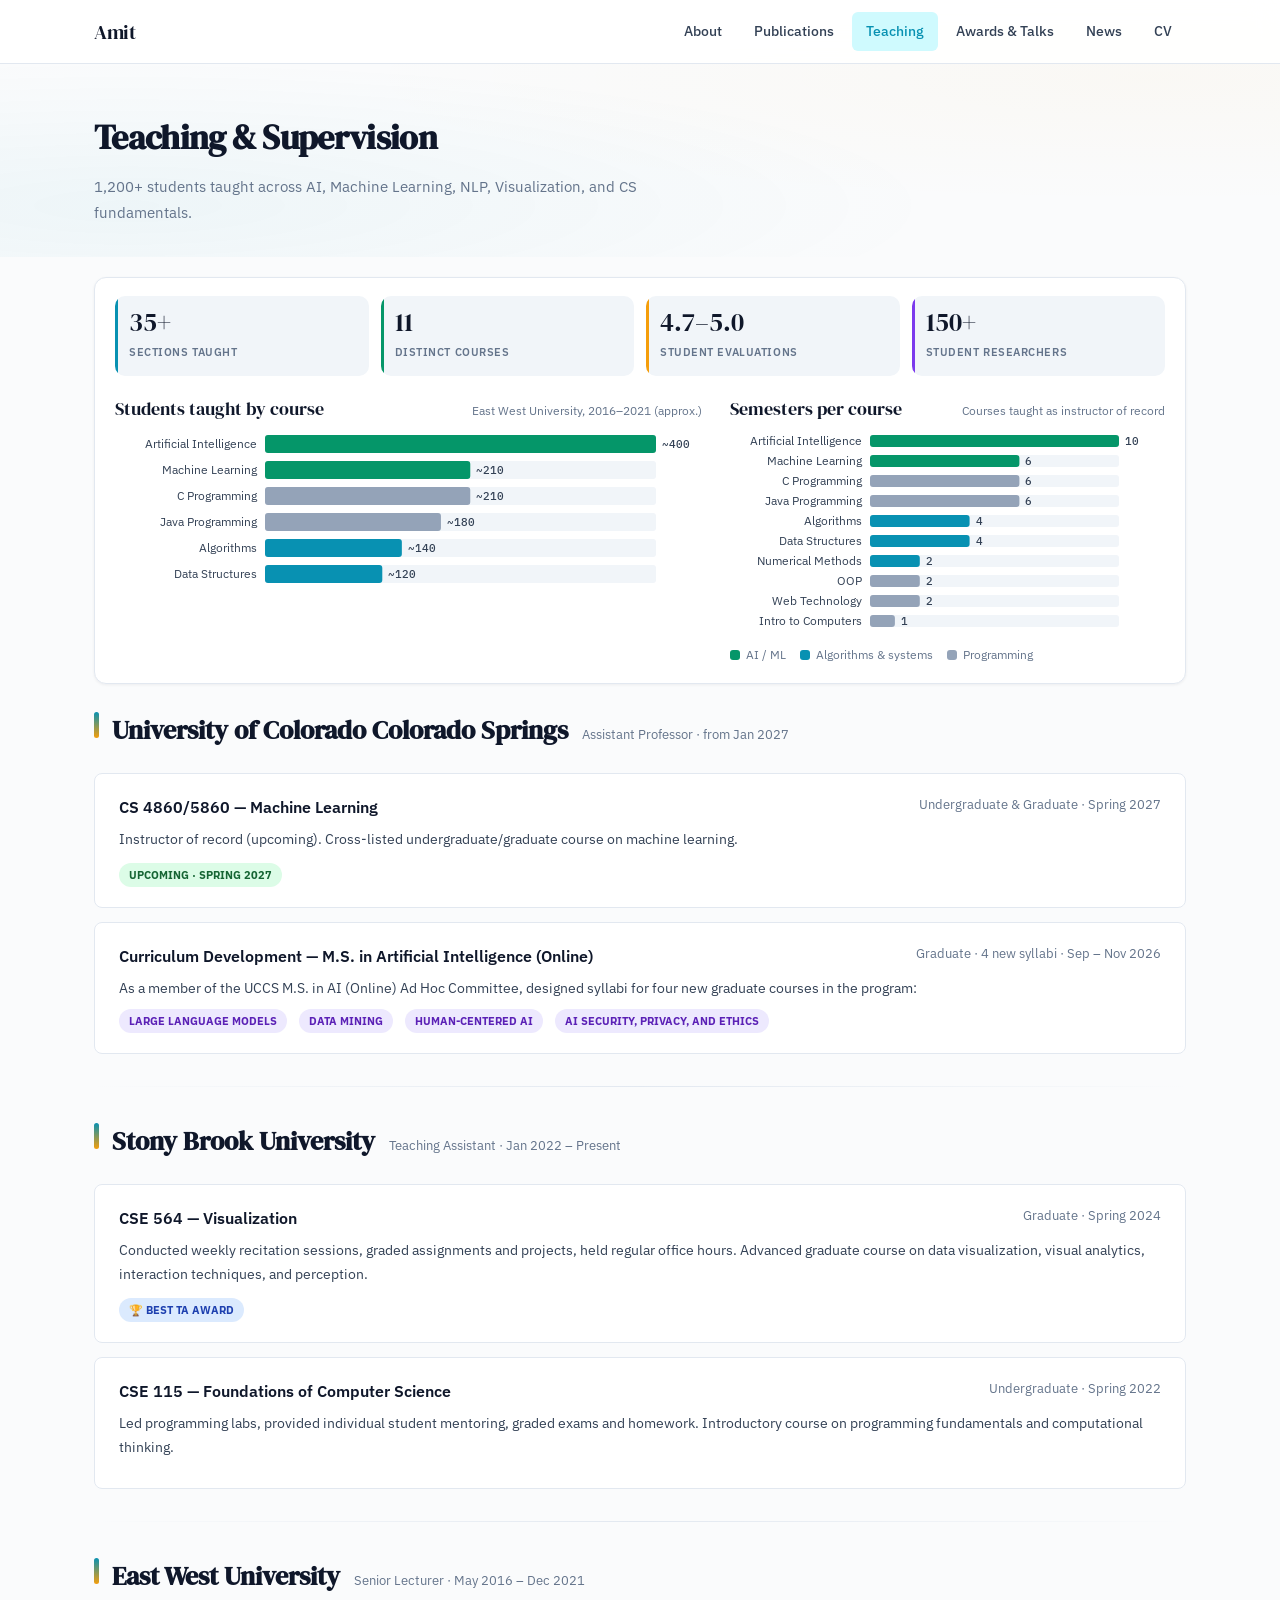
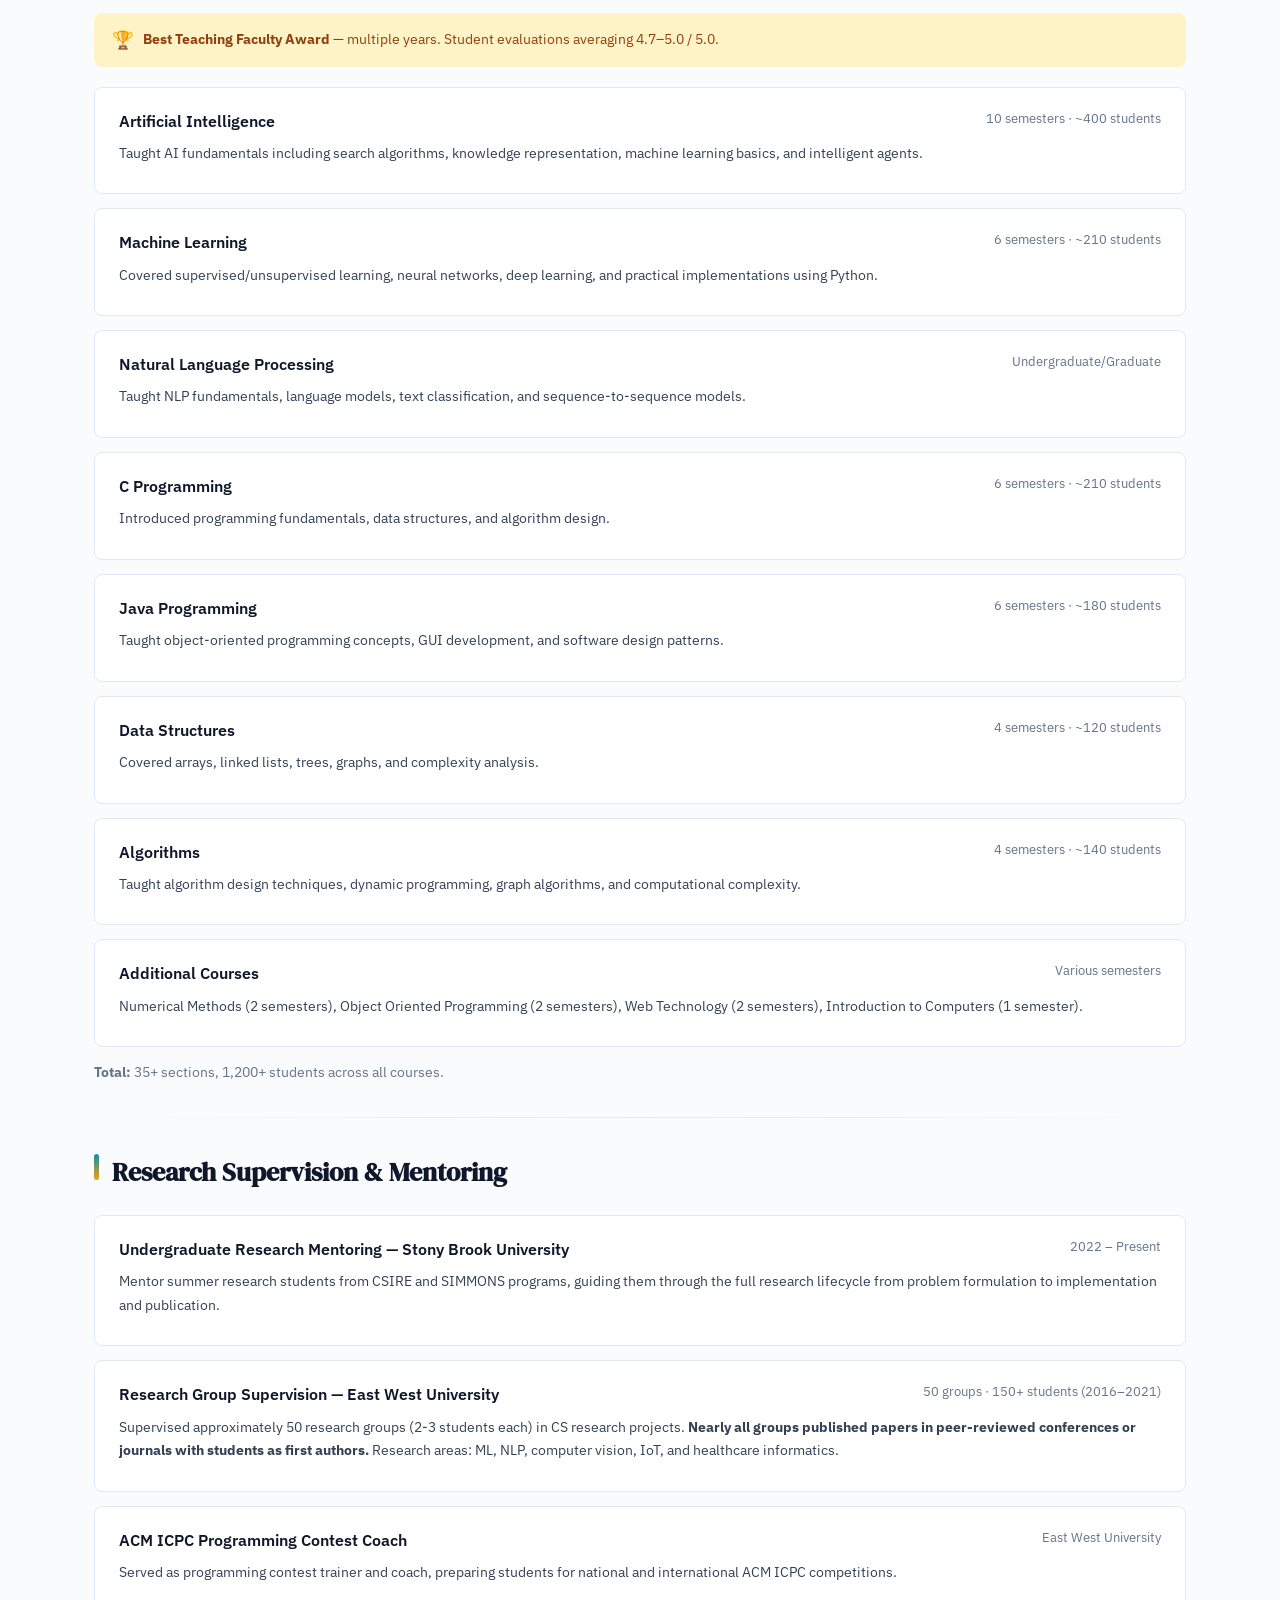
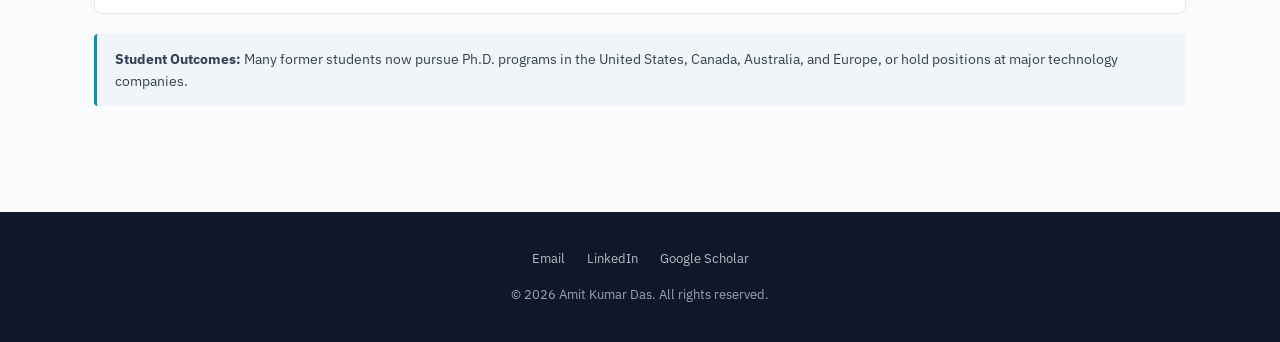
<file: teaching.html>
<!DOCTYPE html><html lang="en"><head><meta charset="UTF-8"><meta name="viewport" content="width=device-width,initial-scale=1.0"><link rel="stylesheet" href="css/style.css?v=3"><title>Teaching — Amit Kumar Das</title></head><body>
<nav class="nav"><div class="nav-inner"><a href="index.html" class="nav-brand">Amit</a><ul class="nav-links"><li><a href="index.html">About</a></li><li><a href="publications.html">Publications</a></li><li><a href="teaching.html">Teaching</a></li><li><a href="awards.html">Awards & Talks</a></li><li><a href="news.html">News</a></li><li><a href="cv.html">CV</a></li></ul><button class="nav-toggle" aria-label="Menu"><svg viewBox="0 0 24 24" fill="none" stroke-width="2" stroke-linecap="round"><line x1="3" y1="6" x2="21" y2="6"/><line x1="3" y1="12" x2="21" y2="12"/><line x1="3" y1="18" x2="21" y2="18"/></svg></button></div></nav>

<header class="page-header"><div class="page-header-inner"><h1 class="fade-in">Teaching & Supervision</h1><p class="fade-in d1">1,200+ students taught across AI, Machine Learning, NLP, Visualization, and CS fundamentals.</p></div></header>

<section class="section" style="padding-top:20px;">

<div class="viz-panel fade-in d1">
<div class="kpi-row">
<div class="kpi" style="--kc:#0891B2"><b>35+</b><span>Sections taught</span></div>
<div class="kpi" style="--kc:#059669"><b>11</b><span>Distinct courses</span></div>
<div class="kpi" style="--kc:#F59E0B"><b>4.7–5.0</b><span>Student evaluations</span></div>
<div class="kpi" style="--kc:#7C3AED"><b>150+</b><span>Student researchers</span></div>
</div>
<div class="viz-grid-2">
<div>
<div class="viz-panel-head"><h2 class="viz-title">Students taught by course</h2><span class="viz-sub">East West University, 2016–2021 (approx.)</span></div>
<div id="teach-course-chart" class="viz-chart" aria-label="Bar chart of approximate students taught per course"></div>
</div>
<div>
<div class="viz-panel-head"><h2 class="viz-title">Semesters per course</h2><span class="viz-sub">Courses taught as instructor of record</span></div>
<div id="teach-sem-chart" class="viz-chart" aria-label="Bar chart of semesters taught per course"></div>
</div>
</div>
</div>

<h2 class="section-title" style="margin-bottom:20px;">University of Colorado Colorado Springs <span style="font-family:var(--font-body);font-size:.8rem;color:var(--text-light);font-weight:400;margin-left:8px;">Assistant Professor · from Jan 2027</span></h2>

<div class="course-card fade-in"><div class="course-header"><div class="course-name">CS 4860/5860 — Machine Learning</div><div class="course-meta">Undergraduate &amp; Graduate · Spring 2027</div></div><p class="course-desc">Instructor of record (upcoming). Cross-listed undergraduate/graduate course on machine learning.</p><span class="award-inline" style="background:#DCFCE7;color:#166534;">Upcoming · Spring 2027</span></div>

<div class="course-card fade-in d1"><div class="course-header"><div class="course-name">Curriculum Development — M.S. in Artificial Intelligence (Online)</div><div class="course-meta">Graduate · 4 new syllabi · Sep – Nov 2026</div></div><p class="course-desc">As a member of the UCCS M.S. in AI (Online) Ad Hoc Committee, designed syllabi for four new graduate courses in the program:</p><div style="display:flex;flex-wrap:wrap;gap:6px;margin-top:8px;"><span class="award-inline" style="background:#EDE9FE;color:#5B21B6;">Large Language Models</span><span class="award-inline" style="background:#EDE9FE;color:#5B21B6;">Data Mining</span><span class="award-inline" style="background:#EDE9FE;color:#5B21B6;">Human-Centered AI</span><span class="award-inline" style="background:#EDE9FE;color:#5B21B6;">AI Security, Privacy, and Ethics</span></div></div>

<hr class="divider" style="margin:32px 0;">

<h2 class="section-title" style="margin-bottom:20px;">Stony Brook University <span style="font-family:var(--font-body);font-size:.8rem;color:var(--text-light);font-weight:400;margin-left:8px;">Teaching Assistant · Jan 2022 – Present</span></h2>

<div class="course-card fade-in"><div class="course-header"><div class="course-name">CSE 564 — Visualization</div><div class="course-meta">Graduate · Spring 2024</div></div><p class="course-desc">Conducted weekly recitation sessions, graded assignments and projects, held regular office hours. Advanced graduate course on data visualization, visual analytics, interaction techniques, and perception.</p><span class="award-inline" style="background:#DBEAFE;color:#1E40AF;">🏆 Best TA Award</span></div>

<div class="course-card fade-in d1"><div class="course-header"><div class="course-name">CSE 115 — Foundations of Computer Science</div><div class="course-meta">Undergraduate · Spring 2022</div></div><p class="course-desc">Led programming labs, provided individual student mentoring, graded exams and homework. Introductory course on programming fundamentals and computational thinking.</p></div>

<hr class="divider" style="margin:32px 0;">

<h2 class="section-title" style="margin-bottom:8px;">East West University <span style="font-family:var(--font-body);font-size:.8rem;color:var(--text-light);font-weight:400;margin-left:8px;">Senior Lecturer · May 2016 – Dec 2021</span></h2>
<div style="margin:14px 0 20px;padding:12px 18px;background:var(--warm-light);border-radius:var(--radius);font-size:.87rem;color:#92400E;display:flex;align-items:center;gap:9px;"><span style="font-size:1.1rem;">🏆</span><span><strong>Best Teaching Faculty Award</strong> — multiple years. Student evaluations averaging 4.7–5.0 / 5.0.</span></div>

<div class="course-card fade-in"><div class="course-header"><div class="course-name">Artificial Intelligence</div><div class="course-meta">10 semesters · ~400 students</div></div><p class="course-desc">Taught AI fundamentals including search algorithms, knowledge representation, machine learning basics, and intelligent agents.</p></div>

<div class="course-card fade-in d1"><div class="course-header"><div class="course-name">Machine Learning</div><div class="course-meta">6 semesters · ~210 students</div></div><p class="course-desc">Covered supervised/unsupervised learning, neural networks, deep learning, and practical implementations using Python.</p></div>

<div class="course-card fade-in d2"><div class="course-header"><div class="course-name">Natural Language Processing</div><div class="course-meta">Undergraduate/Graduate</div></div><p class="course-desc">Taught NLP fundamentals, language models, text classification, and sequence-to-sequence models.</p></div>

<div class="course-card fade-in d2"><div class="course-header"><div class="course-name">C Programming</div><div class="course-meta">6 semesters · ~210 students</div></div><p class="course-desc">Introduced programming fundamentals, data structures, and algorithm design.</p></div>

<div class="course-card fade-in d3"><div class="course-header"><div class="course-name">Java Programming</div><div class="course-meta">6 semesters · ~180 students</div></div><p class="course-desc">Taught object-oriented programming concepts, GUI development, and software design patterns.</p></div>

<div class="course-card fade-in d3"><div class="course-header"><div class="course-name">Data Structures</div><div class="course-meta">4 semesters · ~120 students</div></div><p class="course-desc">Covered arrays, linked lists, trees, graphs, and complexity analysis.</p></div>

<div class="course-card fade-in d4"><div class="course-header"><div class="course-name">Algorithms</div><div class="course-meta">4 semesters · ~140 students</div></div><p class="course-desc">Taught algorithm design techniques, dynamic programming, graph algorithms, and computational complexity.</p></div>

<div class="course-card fade-in d4"><div class="course-header"><div class="course-name">Additional Courses</div><div class="course-meta">Various semesters</div></div><p class="course-desc">Numerical Methods (2 semesters), Object Oriented Programming (2 semesters), Web Technology (2 semesters), Introduction to Computers (1 semester).</p></div>

<p style="font-size:.87rem;color:var(--text-light);margin-top:14px;"><strong>Total:</strong> 35+ sections, 1,200+ students across all courses.</p>

<hr class="divider" style="margin:32px 0;">

<h2 class="section-title" style="margin-bottom:20px;">Research Supervision & Mentoring</h2>

<div class="course-card fade-in"><div class="course-header"><div class="course-name">Undergraduate Research Mentoring — Stony Brook University</div><div class="course-meta">2022 – Present</div></div><p class="course-desc">Mentor summer research students from CSIRE and SIMMONS programs, guiding them through the full research lifecycle from problem formulation to implementation and publication.</p></div>

<div class="course-card fade-in d1"><div class="course-header"><div class="course-name">Research Group Supervision — East West University</div><div class="course-meta">50 groups · 150+ students (2016–2021)</div></div><p class="course-desc">Supervised approximately 50 research groups (2-3 students each) in CS research projects. <strong>Nearly all groups published papers in peer-reviewed conferences or journals with students as first authors.</strong> Research areas: ML, NLP, computer vision, IoT, and healthcare informatics.</p></div>

<div class="course-card fade-in d2"><div class="course-header"><div class="course-name">ACM ICPC Programming Contest Coach</div><div class="course-meta">East West University</div></div><p class="course-desc">Served as programming contest trainer and coach, preparing students for national and international ACM ICPC competitions.</p></div>

<div style="margin-top:20px;padding:14px 18px;background:var(--bg-alt);border-left:3px solid var(--accent);border-radius:4px;font-size:.87rem;color:var(--text);line-height:1.6;">
<strong>Student Outcomes:</strong> Many former students now pursue Ph.D. programs in the United States, Canada, Australia, and Europe, or hold positions at major technology companies.
</div>

</section>
<footer class="footer"><div class="footer-inner"><ul class="footer-links"><li><a href="mailto:amidas@cs.stonybrook.edu">Email</a></li><li><a href="https://www.linkedin.com/in/amit-kumar-das-191ba51b/" target="_blank">LinkedIn</a></li><li><a href="https://scholar.google.com/citations?user=yXXXbR4AAAAJ&hl=en" target="_blank">Google Scholar</a></li></ul><p>&copy; 2026 Amit Kumar Das. All rights reserved.</p></div></footer>
<script src="js/main.js"></script>
<script src="js/viz.js"></script>
<script>
const AI = '#059669', SYS = '#0891B2', PROG = '#94A3B8';
const COURSES = [
  { label: 'Artificial Intelligence', students: 400, sem: 10, color: AI },
  { label: 'Machine Learning', students: 210, sem: 6, color: AI },
  { label: 'C Programming', students: 210, sem: 6, color: PROG },
  { label: 'Java Programming', students: 180, sem: 6, color: PROG },
  { label: 'Algorithms', students: 140, sem: 4, color: SYS },
  { label: 'Data Structures', students: 120, sem: 4, color: SYS },
];
VZ.hbars(document.getElementById('teach-course-chart'), {
  rows: COURSES.map(c => ({ label: c.label, value: c.students, color: c.color, display: '~' + c.students,
    tip: `<b>${c.label}</b><div>~${c.students} students · ${c.sem} semesters</div>` })),
  labelWidth: 150, label: 'Students taught by course'
});
const SEMS = [...COURSES, { label: 'Numerical Methods', sem: 2, color: SYS }, { label: 'OOP', sem: 2, color: PROG },
  { label: 'Web Technology', sem: 2, color: PROG }, { label: 'Intro to Computers', sem: 1, color: PROG }];
VZ.hbars(document.getElementById('teach-sem-chart'), {
  rows: SEMS.map(c => ({ label: c.label, value: c.sem, color: c.color,
    tip: `<b>${c.label}</b><div>${c.sem} semester${c.sem > 1 ? 's' : ''}</div>` })),
  labelWidth: 140, barHeight: 12, label: 'Semesters per course'
});
VZ.legend(document.getElementById('teach-sem-chart').parentNode, [
  { label: 'AI / ML', color: AI }, { label: 'Algorithms & systems', color: SYS }, { label: 'Programming', color: PROG }]);
</script>
</body></html>
</file>
<file: css/style.css>
@import url('https://fonts.googleapis.com/css2?family=DM+Serif+Display:ital@0;1&family=IBM+Plex+Sans:ital,wght@0,300;0,400;0,500;0,600;0,700;1,400&family=IBM+Plex+Mono:wght@400;500&display=swap');

:root {
  --bg:#FAFBFC; --bg-alt:#F1F5F9; --surface:#FFFFFF;
  --dark:#0F172A; --dark-mid:#1E293B; --text:#334155; --text-light:#64748B;
  --border:#E2E8F0; --accent:#0891B2; --accent-light:#CFFAFE; --accent-dark:#155E75;
  --warm:#F59E0B; --warm-light:#FEF3C7; --coral:#F43F5E; --green:#10B981;
  --font-display:'DM Serif Display',Georgia,serif;
  --font-body:'IBM Plex Sans',-apple-system,sans-serif;
  --font-mono:'IBM Plex Mono',monospace;
  --max-w:1140px; --nav-h:64px; --radius:8px;
  --shadow-sm:0 1px 3px rgba(15,23,42,.06);
  --shadow-md:0 4px 16px rgba(15,23,42,.08);
  --shadow-lg:0 12px 40px rgba(15,23,42,.12);
  --tr:.25s cubic-bezier(.4,0,.2,1);
}
*,*::before,*::after{box-sizing:border-box;margin:0;padding:0}
html{scroll-behavior:smooth;font-size:16px}
body{font-family:var(--font-body);color:var(--text);background:var(--bg);line-height:1.7;-webkit-font-smoothing:antialiased;overflow-x:hidden}
a{color:var(--accent);text-decoration:none;transition:color var(--tr)}
a:hover{color:var(--accent-dark)}
img{max-width:100%;display:block}

/* NAV */
.nav{position:fixed;top:0;left:0;width:100%;z-index:1000;height:var(--nav-h);background:rgba(255,255,255,.88);backdrop-filter:blur(14px) saturate(180%);-webkit-backdrop-filter:blur(14px) saturate(180%);border-bottom:1px solid var(--border);transition:box-shadow var(--tr)}
.nav.scrolled{box-shadow:var(--shadow-sm)}
.nav-inner{max-width:var(--max-w);margin:0 auto;height:100%;display:flex;align-items:center;justify-content:space-between;padding:0 24px}
.nav-brand{font-family:var(--font-display);font-size:1.25rem;color:var(--dark);font-weight:400;letter-spacing:-.02em}
.nav-brand span{color:var(--accent)}
.nav-links{display:flex;gap:4px;list-style:none}
.nav-links a{display:block;padding:8px 14px;border-radius:6px;font-size:.875rem;font-weight:500;color:var(--text);transition:all var(--tr);position:relative}
.nav-links a:hover,.nav-links a.active{color:var(--accent);background:var(--accent-light)}
.nav-toggle{display:none;background:none;border:none;cursor:pointer;padding:8px}
.nav-toggle svg{width:24px;height:24px;stroke:var(--dark)}

/* HERO */
.hero{padding-top:calc(var(--nav-h) + 60px);padding-bottom:60px;position:relative;overflow:hidden}
.hero::before{content:'';position:absolute;top:0;left:0;width:100%;height:100%;background:radial-gradient(ellipse at 20% 50%,rgba(8,145,178,.06) 0%,transparent 60%),radial-gradient(ellipse at 80% 20%,rgba(245,158,11,.04) 0%,transparent 50%);pointer-events:none}
.hero::after{content:'';position:absolute;top:0;right:0;width:50%;height:100%;background-image:linear-gradient(rgba(8,145,178,.04) 1px,transparent 1px),linear-gradient(90deg,rgba(8,145,178,.04) 1px,transparent 1px);background-size:32px 32px;mask-image:linear-gradient(to left,rgba(0,0,0,.5),transparent);-webkit-mask-image:linear-gradient(to left,rgba(0,0,0,.5),transparent);pointer-events:none}
.hero-inner{max-width:1280px;margin:0 auto;padding:0 20px;display:grid;grid-template-columns:300px 1fr;gap:40px;align-items:start;position:relative;z-index:1}
.photo-frame{width:100%;aspect-ratio:912/1070;border-radius:12px;overflow:hidden;border:4px solid var(--surface);box-shadow:var(--shadow-lg),0 0 0 1px var(--border);background:linear-gradient(135deg,var(--accent-light),var(--warm-light))}
.photo-frame img{width:100%;height:100%;object-fit:cover;object-position:center top}

/* PROFILE CARD (under photo) */
.profile-card{margin-top:16px;background:var(--surface);border:1px solid var(--border);border-radius:12px;padding:16px 18px;box-shadow:var(--shadow-sm)}
.profile-card h3{font-family:var(--font-mono);font-size:.68rem;font-weight:500;text-transform:uppercase;letter-spacing:.08em;color:var(--text-light);margin:14px 0 8px}
.profile-card h3:first-child{margin-top:0}
.edu-list{list-style:none;position:relative}
.edu-list::before{content:'';position:absolute;left:5px;top:8px;bottom:8px;width:2px;background:linear-gradient(var(--accent),var(--border))}
.edu-list li{position:relative;padding-left:20px;margin-bottom:9px;font-size:.8rem;line-height:1.4;color:var(--text)}
.edu-list li:last-child{margin-bottom:0}
.edu-list li::before{content:'';position:absolute;left:0;top:4px;width:12px;height:12px;border-radius:50%;background:var(--surface);border:2px solid var(--accent)}
.edu-list li.current::before{background:var(--accent)}
.edu-list strong{display:block;color:var(--dark);font-size:.83rem}
.edu-list .yr{font-family:var(--font-mono);font-size:.7rem;color:var(--accent-dark)}
.kpi-mini{display:grid;grid-template-columns:repeat(3,1fr);gap:6px}
.kpi-mini div{background:var(--bg-alt);border-radius:8px;padding:8px 4px;text-align:center}
.kpi-mini b{display:block;font-family:var(--font-display);font-size:1.25rem;font-weight:400;color:var(--dark);line-height:1.1}
.kpi-mini span{font-size:.62rem;text-transform:uppercase;letter-spacing:.05em;color:var(--text-light);font-weight:600}
.profile-facts{list-style:none;font-size:.8rem;line-height:1.5}
.profile-facts li{display:flex;gap:8px;margin-bottom:5px}
.profile-facts li span:first-child{flex-shrink:0;width:16px;text-align:center}

/* VIZ (shared chart styles; charts are drawn by js/viz.js) */
.viz-panel{background:var(--surface);border:1px solid var(--border);border-radius:12px;padding:18px 20px;box-shadow:var(--shadow-sm);margin-bottom:24px}
.viz-panel-head{display:flex;justify-content:space-between;align-items:baseline;gap:12px;flex-wrap:wrap;margin-bottom:10px}
.viz-title{font-family:var(--font-display);font-size:1.12rem;color:var(--dark);font-weight:400}
.viz-sub{font-size:.76rem;color:var(--text-light)}
.viz-grid-2{display:grid;grid-template-columns:1.35fr 1fr;gap:28px}
.viz-chart{width:100%;min-height:40px}
.viz-chart svg{display:block;overflow:visible}
.viz-grid{stroke:var(--border);stroke-width:1}
.viz-grid.faint{stroke:#F1F5F9}
.viz-baseline{stroke:#94A3B8;stroke-width:1}
.viz-now{stroke:var(--coral);stroke-width:1.5;stroke-dasharray:3 3}
.viz-track{fill:var(--bg-alt)}
.viz-axis{font-family:var(--font-mono);font-size:10px;fill:var(--text-light)}
.viz-axis.strong{font-weight:600;fill:var(--text)}
.viz-label{font-family:var(--font-body);font-size:12px;fill:var(--text)}
.viz-label.strong{font-weight:600;fill:var(--dark)}
.viz-value{font-family:var(--font-mono);font-size:10.5px;font-weight:500;fill:var(--text)}
.viz-cell-note{font-size:12px}
.viz-bar.clickable{cursor:pointer}
.viz-unit{transition:transform var(--tr),filter var(--tr);transform-box:fill-box;transform-origin:center}
.viz-unit.flag{stroke:var(--dark);stroke-width:1.6}
.viz-unit.clickable{cursor:pointer}
.viz-unit:hover{transform:scale(1.25);filter:brightness(1.08)}
.viz-era{font-family:var(--font-body);font-size:10.5px;font-weight:600;fill:var(--text)}
.clickable-year{cursor:pointer}
.clickable-year:hover{fill:var(--accent);font-weight:600}
.venue-chips{display:flex;flex-wrap:wrap;gap:8px;margin-top:14px}
.venue-chip{display:inline-flex;align-items:baseline;gap:6px;padding:5px 11px;border:1px solid var(--border);border-radius:999px;font-size:.76rem;color:var(--text);background:var(--bg-alt);cursor:pointer;font-family:var(--font-body)}
.venue-chip b{color:var(--dark);font-weight:700}
.venue-chip span{color:var(--text-light);font-size:.7rem}
.venue-chip:hover{border-color:var(--accent);color:var(--accent)}
.legend-flag{width:10px;height:10px;border-radius:3px;display:inline-block;border:1.6px solid var(--dark);background:transparent!important}
.viz-bar:hover rect:not([fill="transparent"]):not(.viz-track){filter:brightness(1.12)}
.viz-dot{stroke:var(--surface);stroke-width:1.5;transition:r var(--tr)}
.viz-dot.clickable{cursor:pointer}
.viz-dot:hover{stroke:var(--dark)}
.viz-pulse{animation:pulse 2s infinite}
.viz-legend{display:flex;flex-wrap:wrap;gap:6px 14px;margin-top:10px;font-size:.74rem;color:var(--text-light)}
.viz-legend span{display:inline-flex;align-items:center;gap:6px}
.viz-legend i{width:10px;height:10px;border-radius:3px;display:inline-block}
.viz-tip{position:fixed;left:0;top:0;z-index:2000;pointer-events:none;opacity:0;transition:opacity .12s;background:var(--dark);color:#fff;font-size:.75rem;line-height:1.5;padding:8px 11px;border-radius:7px;box-shadow:var(--shadow-lg);max-width:280px}
.viz-tip b{font-weight:600}
.viz-tip div{color:rgba(255,255,255,.82);display:flex;align-items:center;gap:6px}
.viz-tip i{width:8px;height:8px;border-radius:2px;display:inline-block}
.viz-tip-hint{color:#67E8F9!important;font-size:.68rem;margin-top:2px}
.kpi-row{display:grid;grid-template-columns:repeat(4,1fr);gap:12px;margin-bottom:18px}
.kpi{background:var(--bg-alt);border-radius:10px;padding:12px 14px;position:relative;overflow:hidden}
.kpi b{display:block;font-family:var(--font-display);font-weight:400;font-size:1.65rem;color:var(--dark);line-height:1.1}
.kpi span{font-size:.7rem;text-transform:uppercase;letter-spacing:.05em;color:var(--text-light);font-weight:600}
.kpi::after{content:'';position:absolute;left:0;top:0;bottom:0;width:3px;background:var(--kc,var(--accent))}
.flash{animation:flash 1.6s ease}
@keyframes flash{0%,60%{background:var(--accent-light)}100%{background:transparent}}

/* HIGHLIGHTS (home) */
.highlights{max-width:1280px;margin:0 auto;padding:10px 20px 0;position:relative;z-index:1}
.hl-grid{display:grid;grid-template-columns:repeat(4,1fr);gap:16px}
.hl-card{background:var(--surface);border:1px solid var(--border);border-radius:12px;overflow:hidden;transition:all var(--tr);display:flex;flex-direction:column;color:var(--text)}
.hl-card:hover{transform:translateY(-3px);box-shadow:var(--shadow-md);border-color:var(--hc);color:var(--text)}
.hl-card img{width:100%;aspect-ratio:240/150;object-fit:cover;border-bottom:1px solid var(--border)}
.hl-card div{padding:12px 14px 14px}
.hl-card h4{font-size:.9rem;color:var(--dark);margin-bottom:4px;line-height:1.35}
.hl-card p{font-size:.78rem;line-height:1.5;color:var(--text-light)}
.hl-card .hl-venue{font-family:var(--font-mono);font-size:.66rem;font-weight:600;color:var(--hc);text-transform:uppercase;letter-spacing:.04em;display:block;margin-bottom:5px}
.hero-content h1{font-family:var(--font-display);font-size:2.6rem;color:var(--dark);line-height:1.15;margin-bottom:8px;letter-spacing:-.03em}
.hero-tagline{font-size:1.1rem;color:var(--accent-dark);font-weight:500;margin-bottom:4px}
.hero-affil{font-size:.95rem;color:var(--text-light);margin-bottom:18px}
.hero-contact{display:flex;flex-wrap:wrap;gap:10px;margin-bottom:20px}
.hero-contact a{display:inline-flex;align-items:center;gap:6px;padding:6px 14px;border-radius:999px;border:1px solid var(--border);font-size:.8rem;font-weight:500;color:var(--text);background:var(--surface);transition:all var(--tr)}
.hero-contact a:hover{border-color:var(--accent);color:var(--accent);box-shadow:0 2px 8px rgba(8,145,178,.12)}
.hero-contact a svg{width:15px;height:15px;flex-shrink:0}
.hero-bio{font-size:.93rem;line-height:1.8;color:var(--text);max-width:100%;text-align:justify;hyphens:auto}
.hero-bio p+p{margin-top:12px}
.research-tags{display:flex;flex-wrap:wrap;gap:7px;margin-top:18px}
.tag{padding:4px 11px;border-radius:999px;font-size:.72rem;font-weight:500;background:var(--accent-light);color:var(--accent-dark);border:1px solid rgba(8,145,178,.15)}
.auth-badge{display:inline-flex;align-items:center;gap:6px;padding:6px 14px;border-radius:999px;background:#D1FAE5;color:#065F46;font-size:.75rem;font-weight:700;margin-top:14px}
.auth-badge svg{width:14px;height:14px}
.avail-banner{background:linear-gradient(135deg,var(--dark) 0%,#1E3A5F 100%);color:#fff;padding:18px 24px;border-radius:var(--radius);margin-top:18px;display:flex;align-items:center;gap:14px}
.avail-dot{width:10px;height:10px;border-radius:50%;background:var(--green);box-shadow:0 0 8px rgba(16,185,129,.5);animation:pulse 2s infinite;flex-shrink:0}
@keyframes pulse{0%,100%{opacity:1}50%{opacity:.5}}
.avail-banner p{font-size:.88rem;line-height:1.5;margin:0}
.avail-banner strong{color:var(--warm)}

/* SECTIONS */
.section{padding:50px 24px;max-width:var(--max-w);margin:0 auto}
.section-header{display:flex;align-items:baseline;justify-content:space-between;margin-bottom:28px;gap:16px}
.section-title{font-family:var(--font-display);font-size:1.65rem;color:var(--dark);position:relative;padding-left:18px}
.section-title::before{content:'';position:absolute;left:0;top:4px;width:5px;height:26px;border-radius:3px;background:linear-gradient(to bottom,var(--accent),var(--warm))}
.section-link{font-size:.875rem;font-weight:500;color:var(--accent);display:inline-flex;align-items:center;gap:4px}
.section-link:hover{gap:8px}
.divider{border:none;height:1px;background:linear-gradient(to right,transparent,var(--border),transparent);margin:0 auto;max-width:var(--max-w)}

/* PAGE HEADER */
.page-header{padding-top:calc(var(--nav-h) + 44px);padding-bottom:32px;position:relative;overflow:hidden}
.page-header::before{content:'';position:absolute;top:0;left:0;width:100%;height:100%;background:radial-gradient(ellipse at 10% 80%,rgba(8,145,178,.05) 0%,transparent 50%),radial-gradient(ellipse at 90% 30%,rgba(245,158,11,.03) 0%,transparent 50%);pointer-events:none}
.page-header-inner{max-width:var(--max-w);margin:0 auto;padding:0 24px;position:relative;z-index:1}
.page-header h1{font-family:var(--font-display);font-size:2.15rem;color:var(--dark);letter-spacing:-.02em}
.page-header p{font-size:.93rem;color:var(--text-light);margin-top:8px;max-width:600px}

/* NEWS */
.news-list{list-style:none}
.news-item{display:grid;grid-template-columns:110px 1fr;gap:14px;padding:13px 0;border-bottom:1px solid var(--border);align-items:baseline}
.news-item:last-child{border-bottom:none}
.news-date{font-family:var(--font-mono);font-size:.8rem;color:var(--text-light);white-space:nowrap}
.news-text{font-size:.88rem;color:var(--text);line-height:1.6}
.news-text a{font-weight:500}

/* STATS */
.stats-banner{display:grid;grid-template-columns:repeat(3,1fr);gap:18px;margin-bottom:36px}
.stat-card{background:var(--surface);border:1px solid var(--border);border-radius:var(--radius);padding:22px;text-align:center;transition:all var(--tr);position:relative;overflow:hidden}
.stat-card::before{content:'';position:absolute;top:0;left:0;right:0;height:3px;background:linear-gradient(90deg,var(--accent),var(--warm))}
.stat-card:hover{transform:translateY(-2px);box-shadow:var(--shadow-md)}
.stat-number{font-family:var(--font-display);font-size:2.4rem;color:var(--dark);line-height:1}
.stat-label{font-size:.78rem;color:var(--text-light);margin-top:5px;text-transform:uppercase;letter-spacing:.05em;font-weight:600}

/* PUB FILTERS */
.pub-filters{display:flex;flex-wrap:wrap;gap:8px;margin-bottom:28px}
.filter-group{position:relative}
.filter-btn{display:inline-flex;align-items:center;gap:5px;padding:7px 14px;border-radius:999px;font-size:.8rem;font-weight:600;background:var(--surface);color:var(--text);border:1px solid var(--border);cursor:pointer;transition:all var(--tr);font-family:var(--font-body)}
.filter-btn:hover,.filter-btn.active{border-color:var(--accent);color:var(--accent);background:var(--accent-light)}
.filter-btn svg{width:13px;height:13px}
.filter-dropdown{position:absolute;top:calc(100% + 5px);left:0;background:var(--surface);border:1px solid var(--border);border-radius:var(--radius);box-shadow:var(--shadow-lg);min-width:190px;z-index:100;display:none;overflow:hidden}
.filter-dropdown.open{display:block}
.filter-option{display:block;width:100%;padding:9px 14px;border:none;background:none;cursor:pointer;text-align:left;font-size:.8rem;color:var(--text);font-family:var(--font-body);transition:all var(--tr)}
.filter-option:hover{background:var(--bg-alt);color:var(--accent)}
.active-filters{display:flex;flex-wrap:wrap;gap:7px;margin-bottom:18px}
.active-filter-tag{display:inline-flex;align-items:center;gap:5px;padding:3px 11px;border-radius:999px;font-size:.73rem;font-weight:600;background:var(--accent);color:#fff;cursor:pointer;border:none;font-family:var(--font-body);transition:all var(--tr)}
.active-filter-tag:hover{background:var(--accent-dark)}
.pub-count{font-size:.85rem;color:var(--text-light);margin-bottom:18px}
.scholar-cta{display:flex;align-items:center;gap:11px;padding:14px 22px;border-radius:var(--radius);background:var(--bg-alt);border:1px solid var(--border);margin-bottom:28px;font-size:.88rem;color:var(--text)}
.scholar-cta a{font-weight:600}

/* PUB CARDS */
.pub-year-group{margin-bottom:32px}
.pub-year-label{font-family:var(--font-display);font-size:1.3rem;color:var(--dark);margin-bottom:14px;padding-bottom:7px;border-bottom:2px solid var(--border)}
.pub-card{background:var(--surface);border:1px solid var(--border);border-radius:var(--radius);padding:18px 22px;margin-bottom:12px;transition:all var(--tr)}
.pub-card:hover{border-color:rgba(8,145,178,.3);box-shadow:var(--shadow-sm)}
.pub-badge{display:inline-block;padding:2px 9px;border-radius:999px;font-size:.68rem;font-weight:700;text-transform:uppercase;letter-spacing:.04em;margin-bottom:7px}
.pub-badge.journal{background:#DBEAFE;color:#1E40AF}
.pub-badge.conference{background:#D1FAE5;color:#065F46}
.pub-badge.under-review{background:var(--warm-light);color:#92400E}
.pub-badge.poster{background:#F3E8FF;color:#6B21A8}
.pub-title{font-size:.97rem;font-weight:600;color:var(--dark);line-height:1.5;margin-bottom:5px}
.pub-title a{color:var(--dark)}
.pub-title a:hover{color:var(--accent)}
.pub-authors{font-size:.83rem;color:var(--text-light);margin-bottom:5px}
.pub-authors .me{font-weight:700;color:var(--accent-dark)}
.pub-venue{font-size:.8rem;color:var(--text-light);font-style:italic}
.pub-links{display:flex;flex-wrap:wrap;gap:7px;margin-top:9px}
.pub-link{display:inline-flex;align-items:center;gap:4px;padding:3px 9px;border-radius:4px;font-size:.73rem;font-weight:600;background:var(--bg-alt);color:var(--text);border:1px solid transparent;transition:all var(--tr)}
.pub-link:hover{border-color:var(--accent);color:var(--accent)}
.no-results{text-align:center;padding:44px 24px;color:var(--text-light);font-size:.93rem;display:none}

/* COURSE CARDS */
.course-card{background:var(--surface);border:1px solid var(--border);border-radius:var(--radius);padding:20px 24px;margin-bottom:14px;transition:all var(--tr)}
.course-card:hover{box-shadow:var(--shadow-sm)}
.course-header{display:flex;justify-content:space-between;align-items:start;gap:14px;margin-bottom:7px}
.course-name{font-size:1rem;font-weight:600;color:var(--dark)}
.course-meta{font-size:.8rem;color:var(--text-light);white-space:nowrap}
.course-desc{font-size:.87rem;color:var(--text);line-height:1.7;margin-bottom:8px}
.award-inline{display:inline-flex;align-items:center;gap:4px;padding:3px 10px;border-radius:999px;font-size:.68rem;font-weight:700;text-transform:uppercase;margin-right:6px}

/* TIMELINE */
.timeline-card{position:relative;padding:18px 22px 18px 38px;margin-bottom:14px;background:var(--surface);border:1px solid var(--border);border-radius:var(--radius);transition:all var(--tr)}
.timeline-card::before{content:'';position:absolute;left:16px;top:24px;width:10px;height:10px;border-radius:50%;background:var(--accent);border:2px solid var(--surface);box-shadow:0 0 0 2px var(--accent)}
.timeline-card:hover{box-shadow:var(--shadow-sm)}
.timeline-year{font-family:var(--font-mono);font-size:.73rem;color:var(--accent);font-weight:500;margin-bottom:3px}
.timeline-title{font-size:.97rem;font-weight:600;color:var(--dark);margin-bottom:3px}
.timeline-desc{font-size:.87rem;color:var(--text);line-height:1.7}

/* TABS */
.sub-tabs{display:flex;gap:4px;margin-bottom:28px;border-bottom:2px solid var(--border);padding-bottom:0}
.sub-tab{padding:9px 18px;border:none;background:none;font-family:var(--font-body);font-size:.87rem;font-weight:600;color:var(--text-light);cursor:pointer;border-bottom:2px solid transparent;margin-bottom:-2px;transition:all var(--tr)}
.sub-tab:hover{color:var(--text)}
.sub-tab.active{color:var(--accent);border-bottom-color:var(--accent)}
.tab-content{display:none}
.tab-content.active{display:block}

/* SERVICE GRID */
.service-grid{display:grid;grid-template-columns:repeat(auto-fill,minmax(150px,1fr));gap:10px;margin-bottom:28px}
.service-card{background:var(--surface);border:1px solid var(--border);border-radius:var(--radius);padding:16px;text-align:center;transition:all var(--tr)}
.service-card:hover{box-shadow:var(--shadow-sm)}
.service-card .name{font-weight:700;color:var(--dark);font-size:.93rem}
.service-card .years{font-size:.73rem;color:var(--text-light)}

/* FOOTER */
.footer{background:var(--dark);color:rgba(255,255,255,.6);padding:36px 24px;text-align:center;font-size:.8rem;margin-top:56px}
.footer a{color:var(--accent)}
.footer-inner{max-width:var(--max-w);margin:0 auto}
.footer-links{display:flex;justify-content:center;gap:22px;margin-bottom:14px;list-style:none}
.footer-links a{color:rgba(255,255,255,.7)}
.footer-links a:hover{color:#fff}

/* ANIMATIONS */
.fade-in{opacity:0;transform:translateY(14px);animation:fadeUp .5s ease forwards}
@keyframes fadeUp{to{opacity:1;transform:translateY(0)}}
.d1{animation-delay:.1s}.d2{animation-delay:.2s}.d3{animation-delay:.3s}.d4{animation-delay:.4s}

/* RESPONSIVE */
@media(max-width:1024px){
  .hl-grid{grid-template-columns:repeat(2,1fr)}
  .viz-grid-2{grid-template-columns:1fr}
}
@media(max-width:768px){
  .hero-inner{grid-template-columns:1fr;gap:28px;text-align:center}
  .hero-photo{max-width:320px;margin:0 auto;width:100%;text-align:left}
  .kpi-row{grid-template-columns:repeat(2,1fr)}
  .hero-contact{justify-content:center}
  .research-tags{justify-content:center}
  .hero-content h1{font-size:2rem}
  .stats-banner{grid-template-columns:1fr}
  .nav-links{display:none}
  .nav-links.open{display:flex;flex-direction:column;position:absolute;top:var(--nav-h);left:0;right:0;background:var(--surface);border-bottom:1px solid var(--border);padding:12px;box-shadow:var(--shadow-md)}
  .nav-toggle{display:block}
  .news-item{grid-template-columns:1fr;gap:3px}
  .course-header{flex-direction:column}
  .section-header{flex-direction:column;gap:6px}
  .service-grid{grid-template-columns:repeat(2,1fr)}
  .sub-tabs{overflow-x:auto}
}
@media(max-width:480px){
  .hero-content h1{font-size:1.7rem}
  .page-header h1{font-size:1.5rem}
  .stat-number{font-size:2rem}
  .hl-grid{grid-template-columns:1fr}
  .viz-panel{padding:14px}
}
</file>
